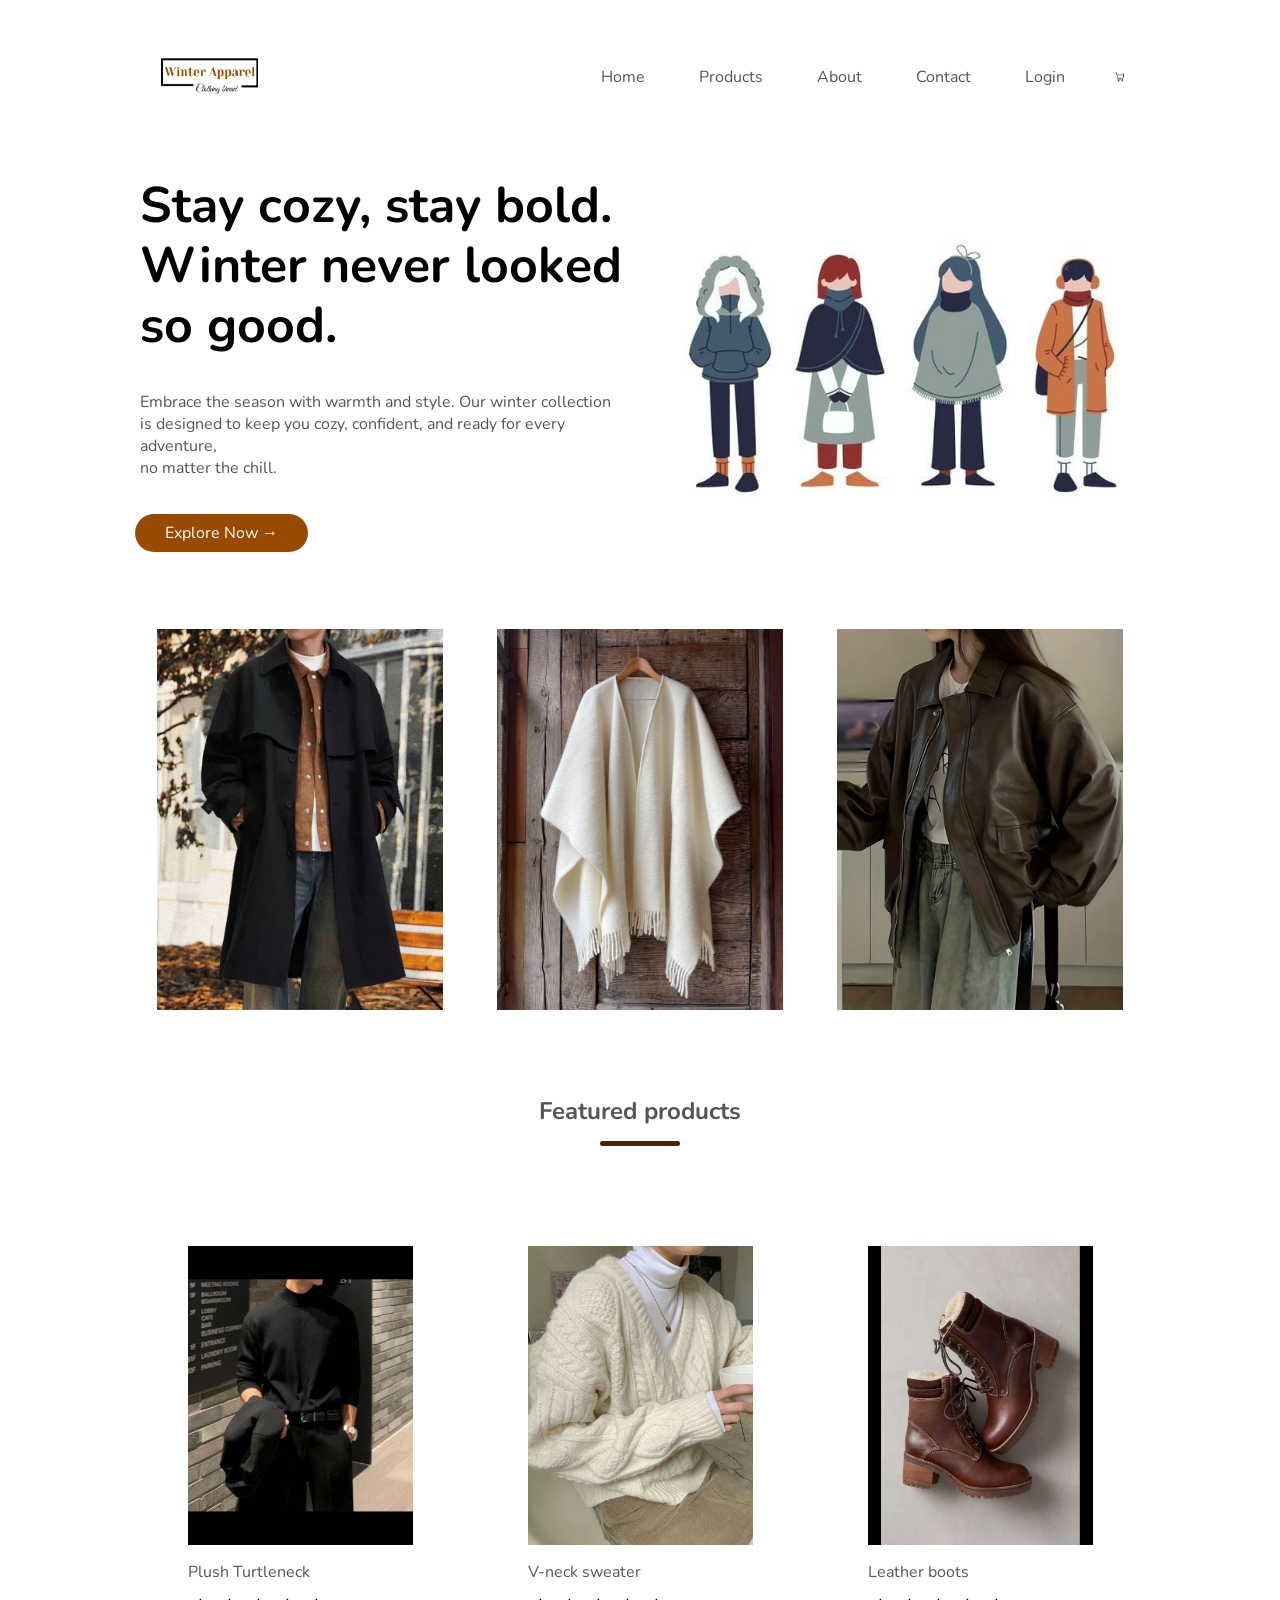
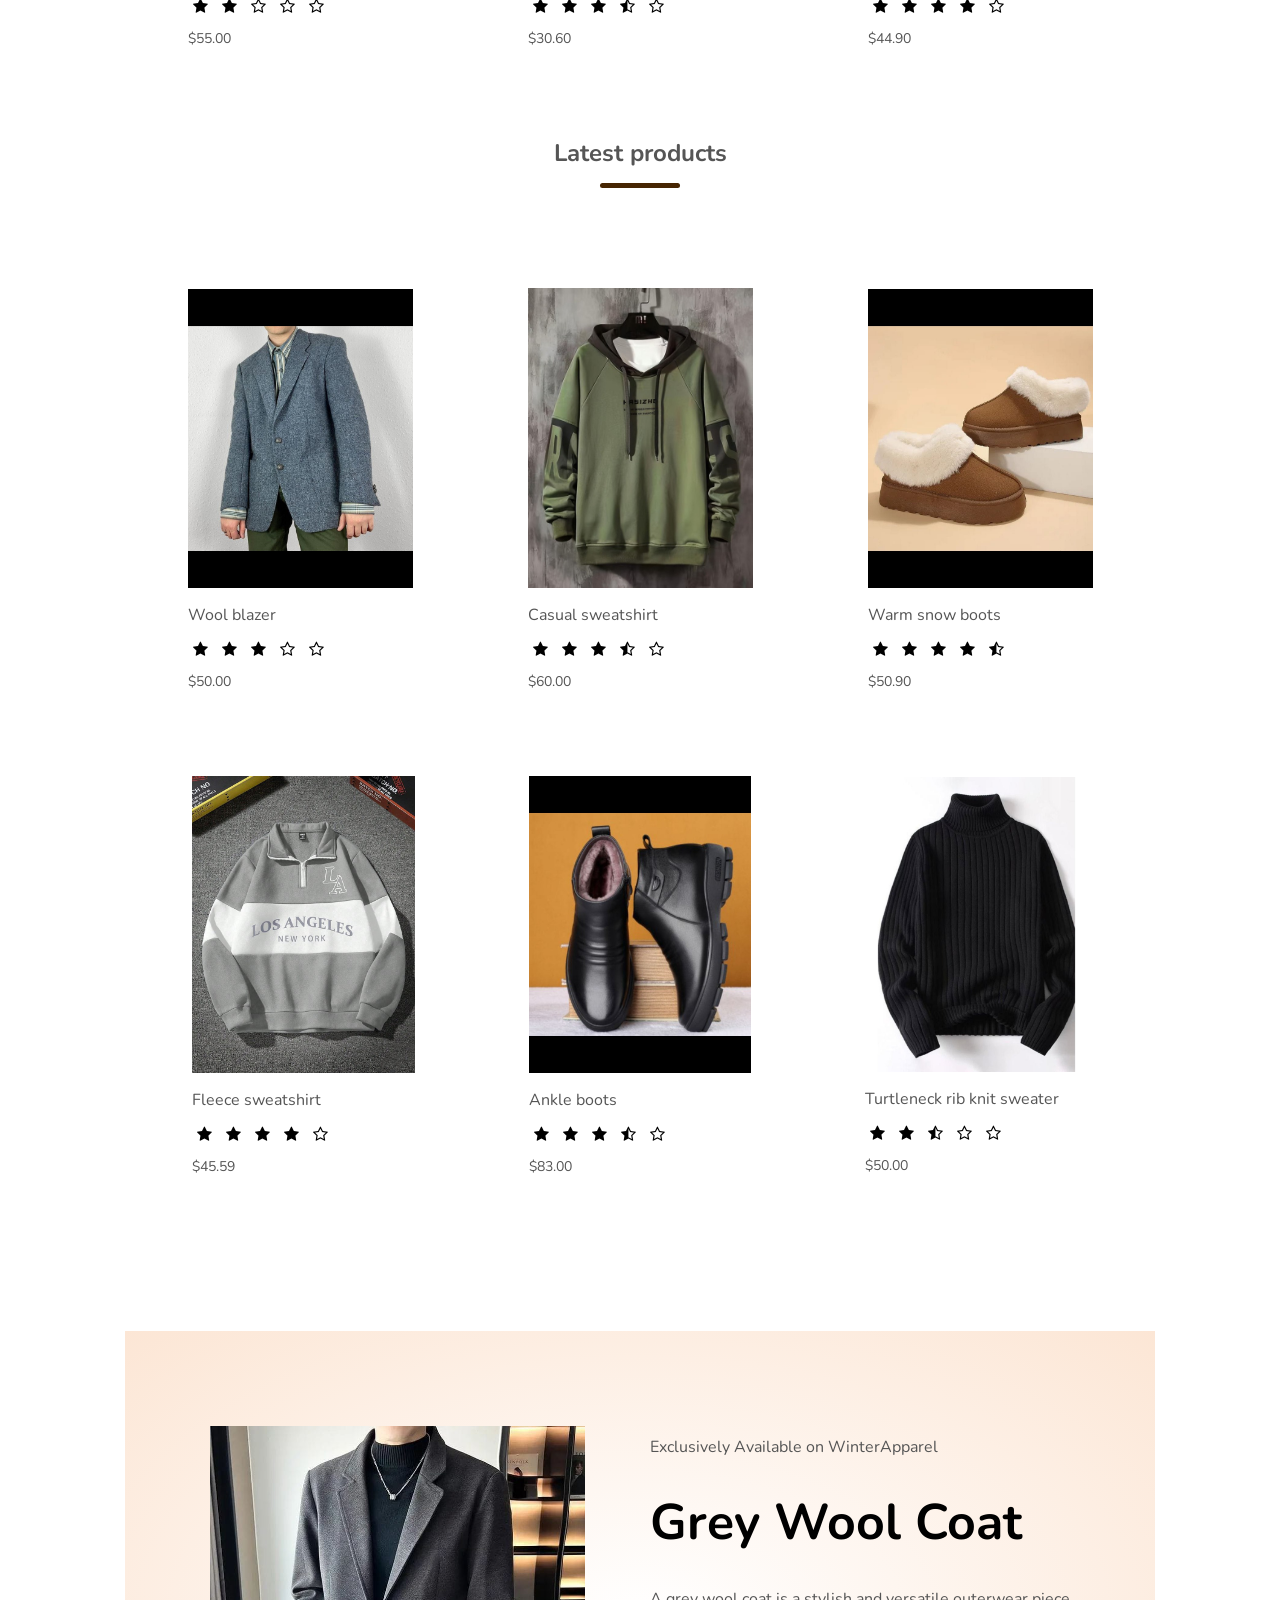
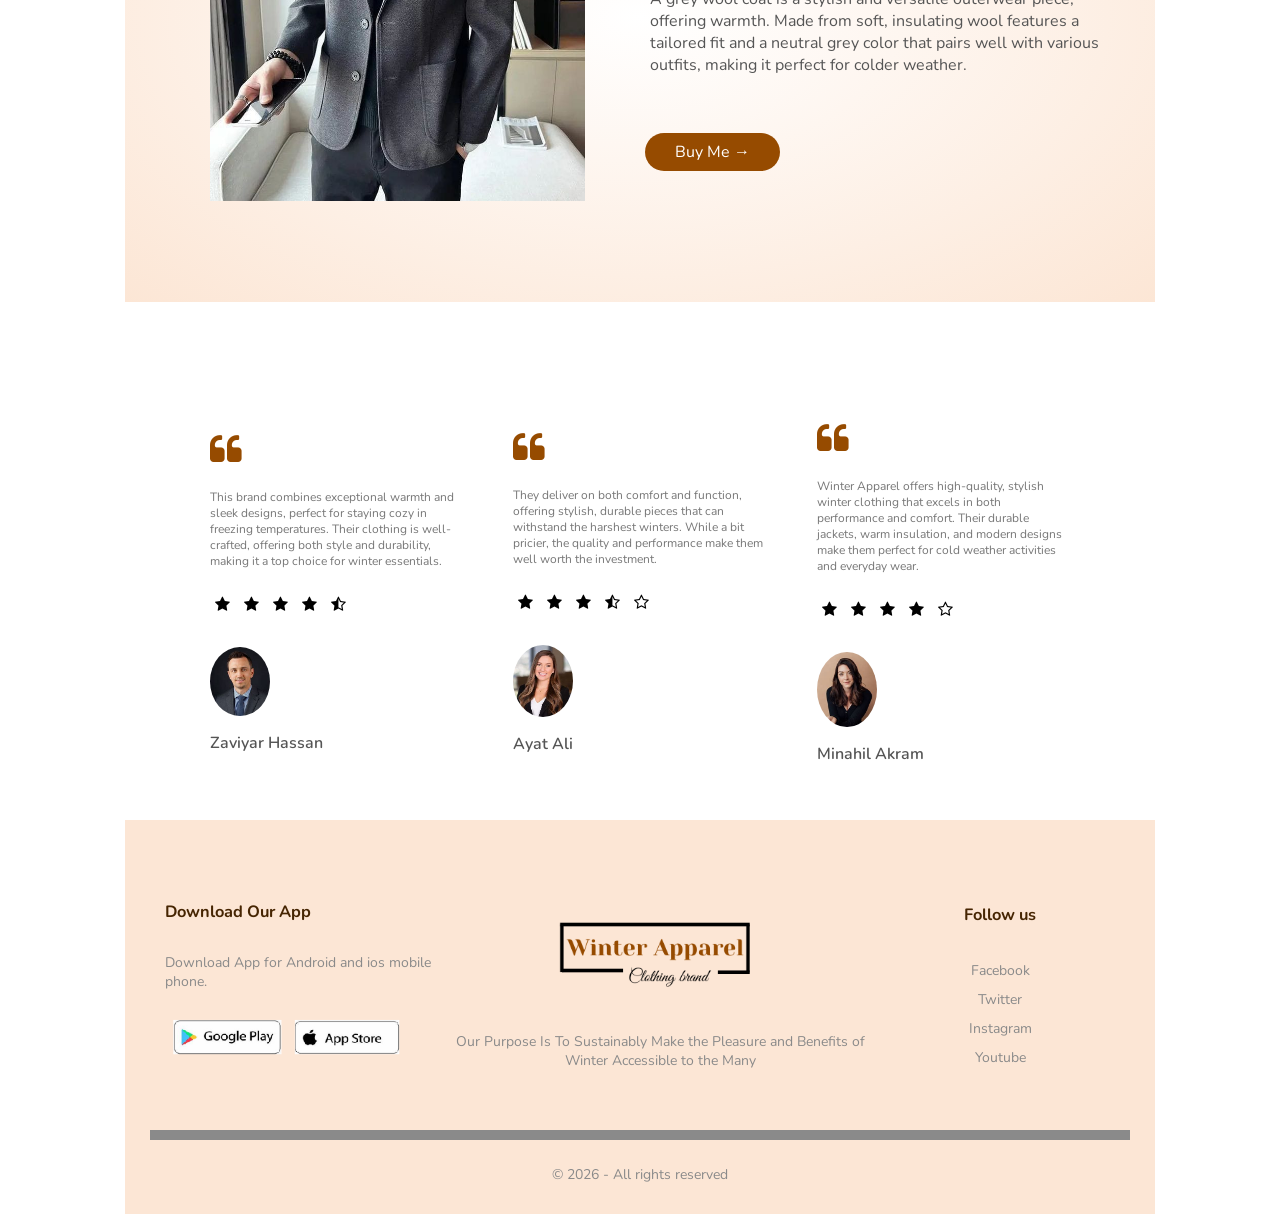
<file: index.html>
<!DOCTYPE html>
<html lang="en">
<head>
    <meta charset="UTF-8">
    <meta name="viewport" content="width=device-width, initial-scale=1.0">
    <title>Winter Apparel</title>
    <link rel="stylesheet" href="style.css">
    <link rel="shortcut icon" href="logo.png">
    <link rel="preconnect" href="https://fonts.googleapis.com">
    <link rel="preconnect" href="https://fonts.gstatic.com" crossorigin>
    <link href="https://fonts.googleapis.com/css2?family=Montserrat:ital,wght@0,100..900;1,100..900&family=Nunito:ital,wght@0,200..1000;1,200..1000&family=Raleway:ital,wght@0,100..900;1,100..900&display=swap" rel="stylesheet">
    <link rel="stylesheet" href="https://cdnjs.cloudflare.com/ajax/libs/font-awesome/4.7.0/css/font-awesome.min.css">
</head>
<body>

<div class="header">
    <div class="container">
        <div class="navbar">
            <div class="logo">
                <img src="logoo.png" width="125px">
            </div>
            <nav>
                <ul id="MenuItems">
                    <li><a href=""><a href="C:\Users\User\OneDrive\Desktop\Coding\Web Development\Winter Apperal\index.html">Home</a></a></li>
                    <li><a href=""><a href="C:\Users\User\OneDrive\Desktop\Coding\Web Development\Winter Apperal\products\product.html">Products</a></a></li>
                    <li><a href=""><a href="C:\Users\User\OneDrive\Desktop\Coding\Web Development\Winter Apperal\About\about.html">About</a></a></li>
                    <li><a href=""><a href="C:\Users\User\OneDrive\Desktop\Coding\Web Development\Winter Apperal\Contact\contact.html">Contact</a></a></li>
                    <li><a href=""><a href="C:\Users\User\OneDrive\Desktop\Coding\Web Development\Winter Apperal\login\login.html">Login</a></a></li>
                </ul>
            </nav>
            <img src="cart.png" width="30px" height="30px">
        </div>
        <div class="row">
            <div class="col-2">
                <h1>Stay cozy, stay bold.<br>Winter never looked so good.</h1>
                <p>Embrace the season with warmth and style. Our winter collection<br>
                is designed to keep you cozy, confident, and ready for every
                adventure,<br>no matter the chill.</p>
                <a href="C:\Users\User\OneDrive\Desktop\Coding\Web Development\Winter Apperal\products\product.html" class="btn">Explore Now &#8594;</a>
            </div>
            <div class="col-2">
                <img src="image.1.jpeg">
            </div>
        </div>
    </div>
</div>

<!-- featured catogories -->


     <div class="categories">
        <div class="small-container">
            <div class="row">
                <div class="col-3">
                    <img src="main1.jpg">
                </div>
                <div class="col-3">
                    <img src="main2.jpg">
                </div>
                <div class="col-3">
                    <img src="main3.jpg">
                </div>
        </div>
        </div>
     </div>


<!-- featured catogories -->


     <div class="small-container">
        <h2 class="title">Featured products</h2>
        <div class="row">
            <div class="col-4">
                <img src="a1.jpg">
                <h4>Plush Turtleneck</h4>
                <div class="ratings">
                    <i class="fa fa-star"></i>
                    <i class="fa fa-star"></i>
                    <i class="fa fa-star-o"></i>
                    <i class="fa fa-star-o"></i>
                    <i class="fa fa-star-o"></i>
                </div>
                <p>$55.00</p>
            </div>
            <div class="col-4">
                <img src="a2.jpg">
                <h4>V-neck sweater</h4>
                <div class="ratings">
                    <i class="fa fa-star"></i>
                    <i class="fa fa-star"></i>
                    <i class="fa fa-star"></i>
                    <i class="fa fa-star-half-o"></i>
                    <i class="fa fa-star-o"></i>
                </div>
                <p>$30.60</p>
            </div>
            <div class="col-4">
                <img src="a3.jpg">
                <h4>Leather boots</h4>
                <div class="ratings">
                    <i class="fa fa-star"></i>
                    <i class="fa fa-star"></i>
                    <i class="fa fa-star"></i>
                    <i class="fa fa-star"></i>
                    <i class="fa fa-star-o"></i>
                </div>
                <p>$44.90</p>
            </div>
        </div>
        <h2 class="title">Latest products</h2>
        <div class="row">
            <div class="col-4">
                <img src="product1.jpg">
                <h4>Wool blazer</h4>
                <div class="ratings">
                    <i class="fa fa-star"></i>
                    <i class="fa fa-star"></i>
                    <i class="fa fa-star"></i>
                    <i class="fa fa-star-o"></i>
                    <i class="fa fa-star-o"></i>
                </div>
                <p>$50.00</p>
            </div>
            <div class="col-4">
                <img src="product2.jpg">
                <h4>Casual sweatshirt</h4>
                <div class="ratings">
                    <i class="fa fa-star"></i>
                    <i class="fa fa-star"></i>
                    <i class="fa fa-star"></i>
                    <i class="fa fa-star-half-o"></i>
                    <i class="fa fa-star-o"></i>
                </div>
                <p>$60.00</p>
            </div>
            <div class="col-4">
                <img src="product3.jpg">
                <h4>Warm snow boots</h4>
                <div class="ratings">
                    <i class="fa fa-star"></i>
                    <i class="fa fa-star"></i>
                    <i class="fa fa-star"></i>
                    <i class="fa fa-star"></i>
                    <i class="fa fa-star-half-o"></i>
                </div>
                <p>$50.90</p>
            </div>
            <div class="row">
                <div class="col-4">
                    <img src="product4.jpg">
                    <h4>Fleece sweatshirt</h4>
                    <div class="ratings">
                        <i class="fa fa-star"></i>
                        <i class="fa fa-star"></i>
                        <i class="fa fa-star"></i>
                        <i class="fa fa-star"></i>
                        <i class="fa fa-star-o"></i>
                    </div>
                    <p>$45.59</p>
            </div>
            <div class="col-4">
                    <img src="product5.jpg">
                    <h4>Ankle boots</h4>
                    <div class="ratings">
                        <i class="fa fa-star"></i>
                        <i class="fa fa-star"></i>
                        <i class="fa fa-star"></i>
                        <i class="fa fa-star-half-o"></i>
                        <i class="fa fa-star-o"></i>
                    </div>
                    <p>$83.00</p>
            </div>
            <div class="col-4">
                    <img src="product6.jpg">
                    <h4>Turtleneck rib knit sweater</h4>
                    <div class="ratings">
                        <i class="fa fa-star"></i>
                        <i class="fa fa-star"></i>
                        <i class="fa fa-star-half-o"></i>
                        <i class="fa fa-star-o"></i>
                        <i class="fa fa-star-o"></i>
                    </div>
                    <p>$50.00</p>
            </div>    
            </div>
     </div>


<!-- offer -->


 <div class="offer">
    <div class="small-container">
        <div class="row">
            <div class="col-2">
                <img src="new.jpg" class="offer-img">
            </div>
            <div class="col-2">
                <p>Exclusively Available on WinterApparel</p>
                <h1>Grey Wool Coat</h1>
                <p>A grey wool coat is a stylish and versatile outerwear piece, offering warmth. Made from 
                soft, insulating wool features a tailored fit and a neutral grey color that pairs well with 
                various outfits, making it perfect for colder weather.</p>
                <br><a href="" class="btn">Buy Me &#8594;</a>
            </div>
        </div>
    </div>
 </div>


 <!-- Testimonial-->


   <div class="testimonial">
    <div class="small-container">
        <div class="row">
            <div class="col-3">
                <i class="fa fa-quote-left"></i>
                <p>This brand combines exceptional warmth and sleek designs, perfect for staying cozy in 
                freezing temperatures. Their clothing is well-crafted, offering both style and durability, 
                making it a top choice for winter essentials.</p>
                <div class="ratings">
                    <i class="fa fa-star"></i>
                    <i class="fa fa-star"></i>
                    <i class="fa fa-star"></i>
                    <i class="fa fa-star"></i>
                    <i class="fa fa-star-half-o"></i>
                </div>
                <img src="person3.jpeg">
                <h3>Zaviyar Hassan</h3>
            </div>
            <div class="col-3">
                <i class="fa fa-quote-left"></i>
                <p>They deliver on both comfort and function, offering stylish, durable pieces that can 
                withstand the harshest winters. While a bit pricier, the quality and performance make them 
                well worth the investment.</p>
                <div class="ratings">
                    <i class="fa fa-star"></i>
                    <i class="fa fa-star"></i>
                    <i class="fa fa-star"></i>
                    <i class="fa fa-star-half-o"></i>
                    <i class="fa fa-star-o"></i>
                </div>
                <img src="person1.webp">
                <h3>Ayat Ali</h3>
            </div>
            <div class="col-3">
                <i class="fa fa-quote-left"></i>
                <p>Winter Apparel offers high-quality, stylish winter clothing that excels in both performance
                and comfort. Their durable jackets, warm insulation, and modern designs make them perfect for 
                cold weather activities and everyday wear.</p>
                <div class="ratings">
                    <i class="fa fa-star"></i>
                    <i class="fa fa-star"></i>
                    <i class="fa fa-star"></i>
                    <i class="fa fa-star"></i>
                    <i class="fa fa-star-o"></i>
                </div>
                <img src="person2.jpeg">
                <h3>Minahil Akram</h3>
            </div>
        </div>
    </div>
   </div>
  

<!-- footer -->


    <div class="footer">
        <div class="container">
            <div class="row">
                <div class="footer-col-1">
                    <h3>Download Our App</h3>
                    <p>Download App for Android and ios mobile phone.</p>
                    <div class="app-logo">
                        <img src="aap.png">
                    </div>
                </div>
                <div class="footer-col-2">
                    <img src="logooo.png">
                    <p>Our Purpose Is To Sustainably Make the Pleasure and Benefits of Winter Accessible
                    to the Many</p>
                </div>
                <div class="footer-col-3">
                    <h3>Follow us</h3>
                    <ul>
                        <li>Facebook</li>
                        <li>Twitter</li>
                        <li>Instagram</li>
                        <li>Youtube</li>
                    </ul>
                </div>
            </div>
            <hr>
            <p class="Copyright">© 2026 - All rights reserved</p>
        </div>
    </div>
</body>
</html>
</file>
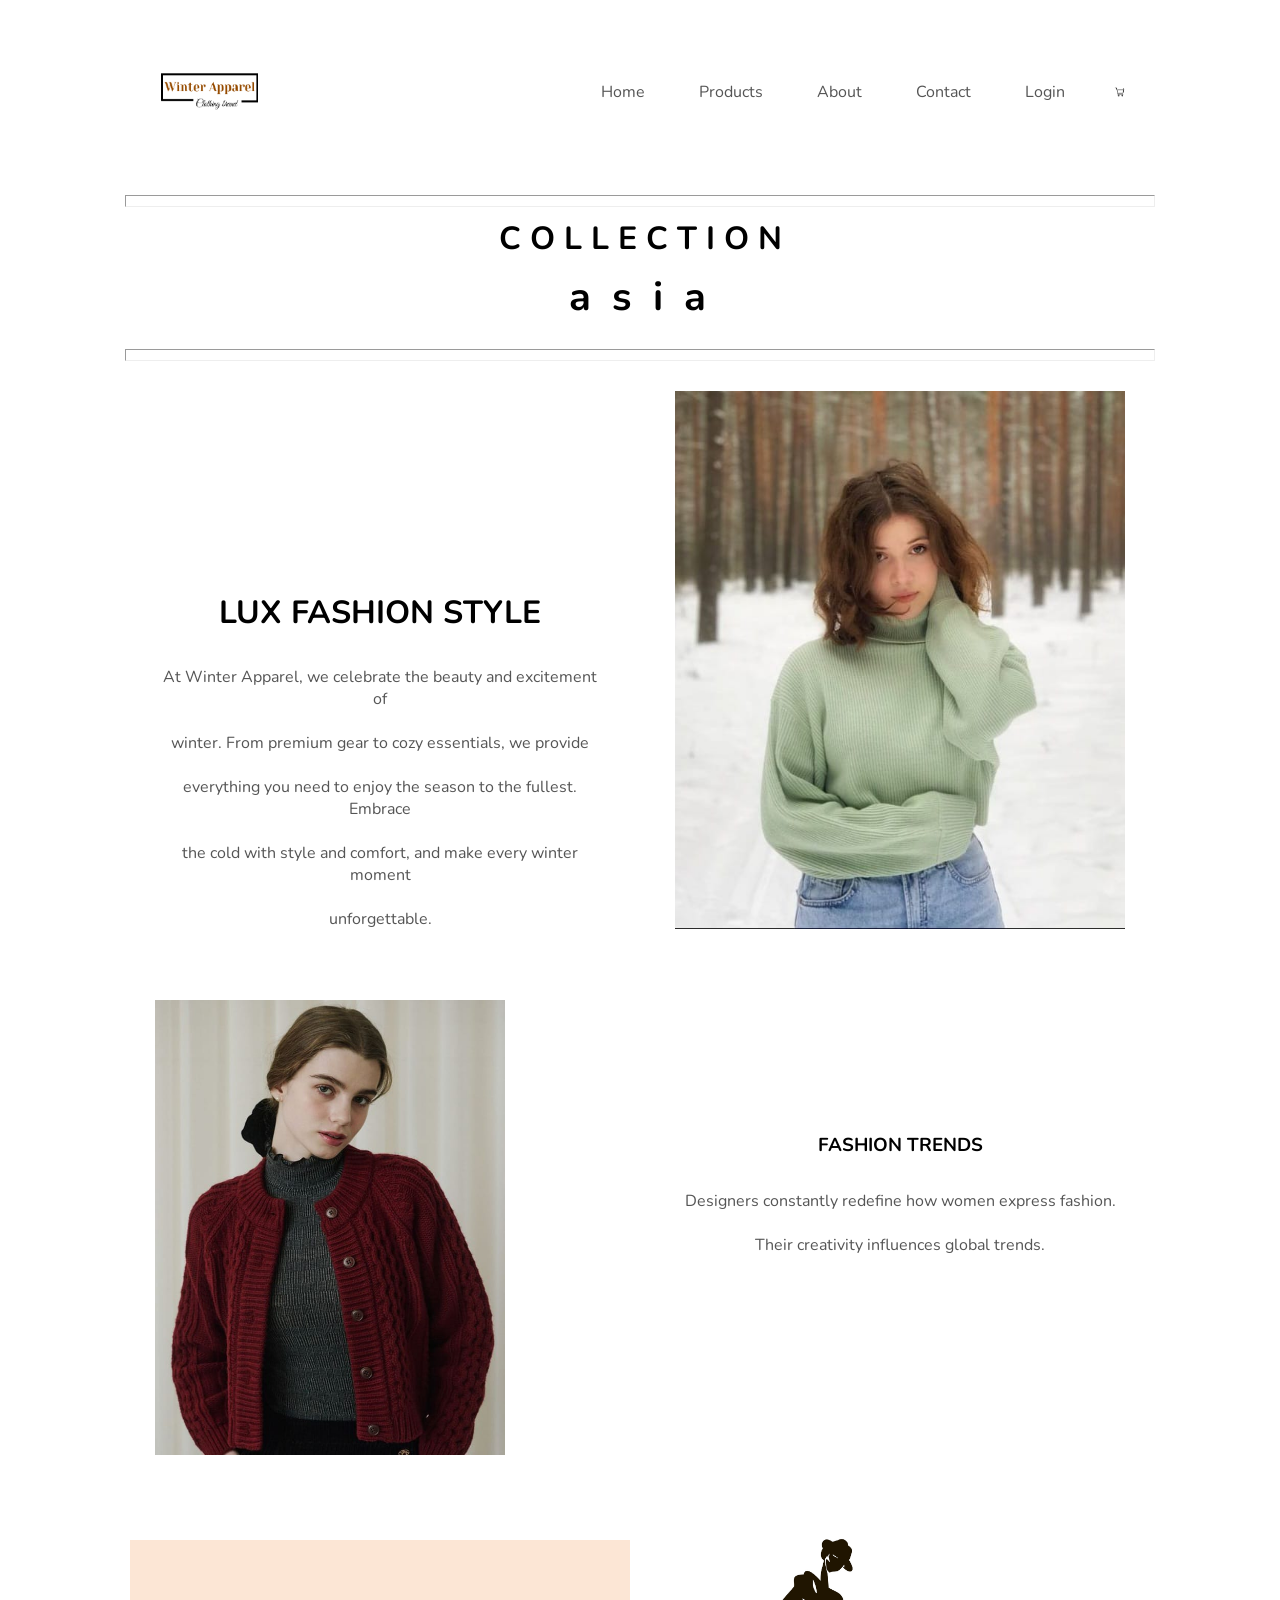
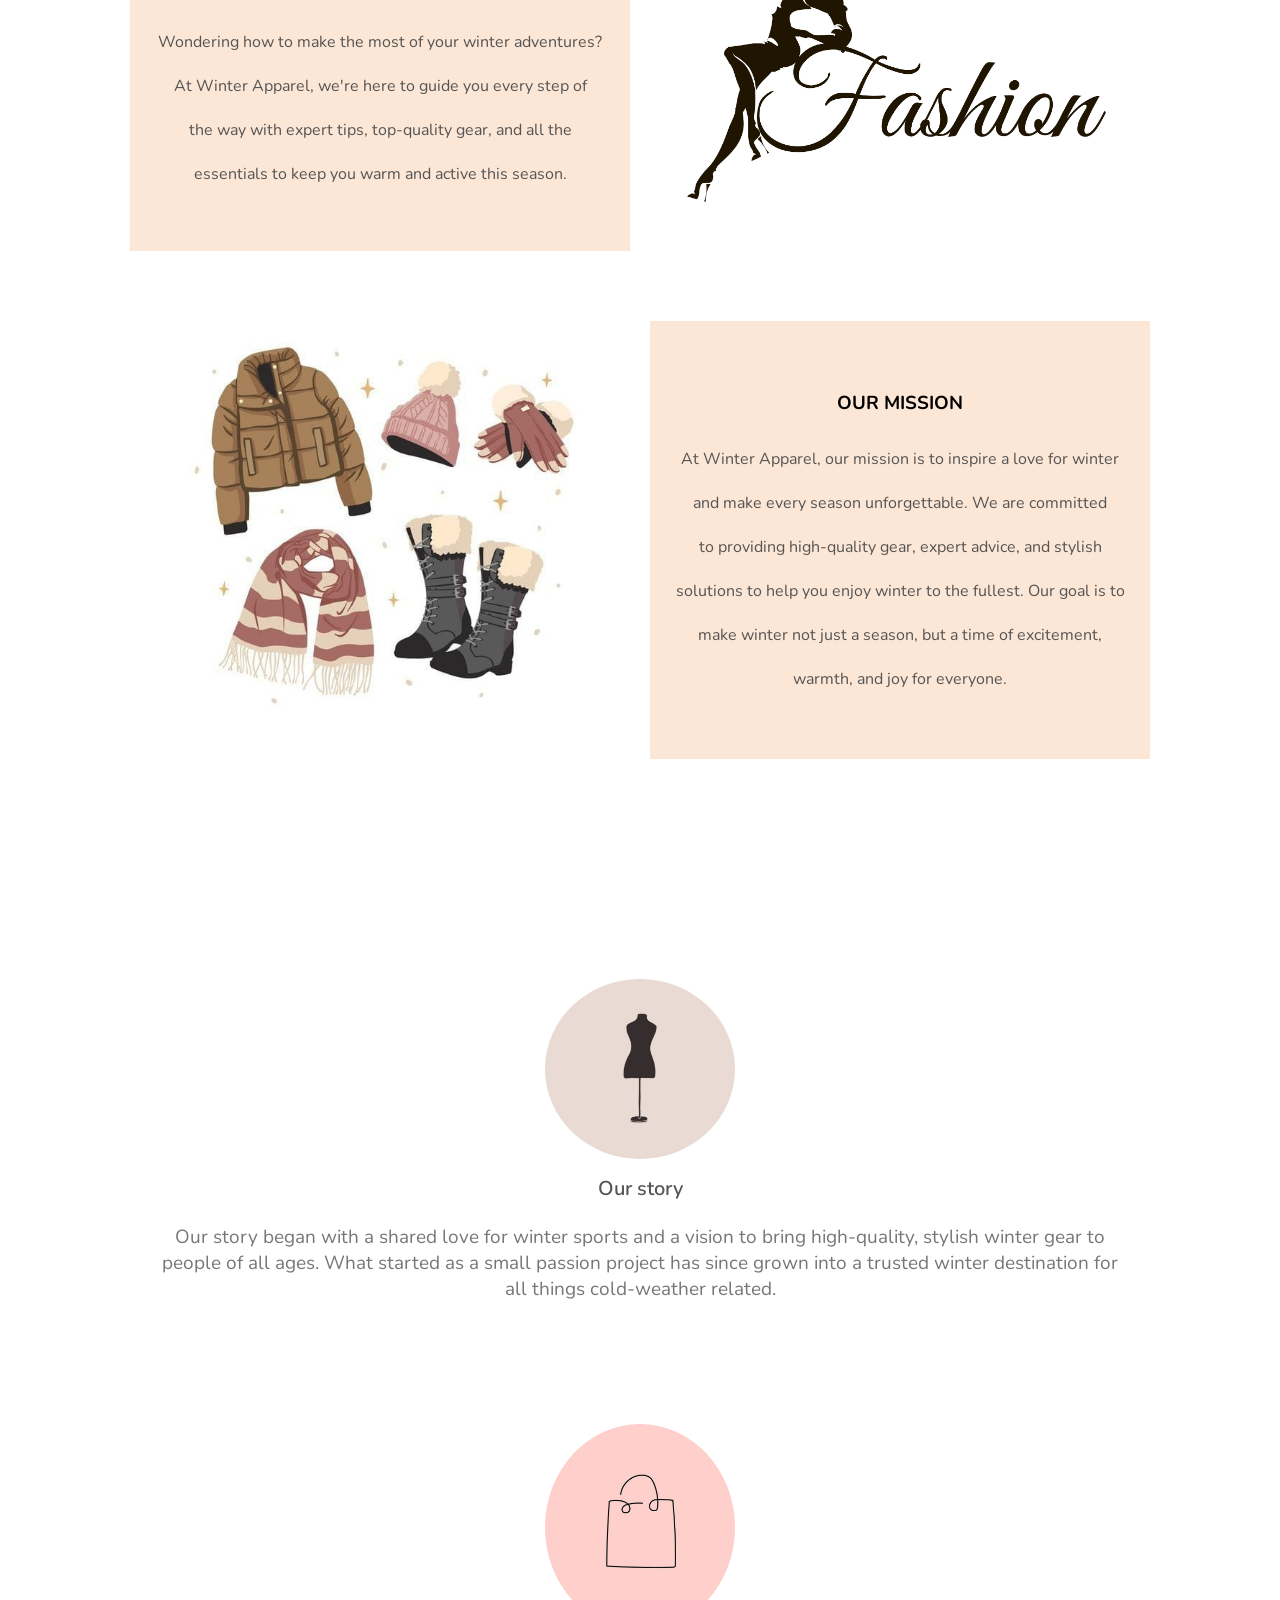
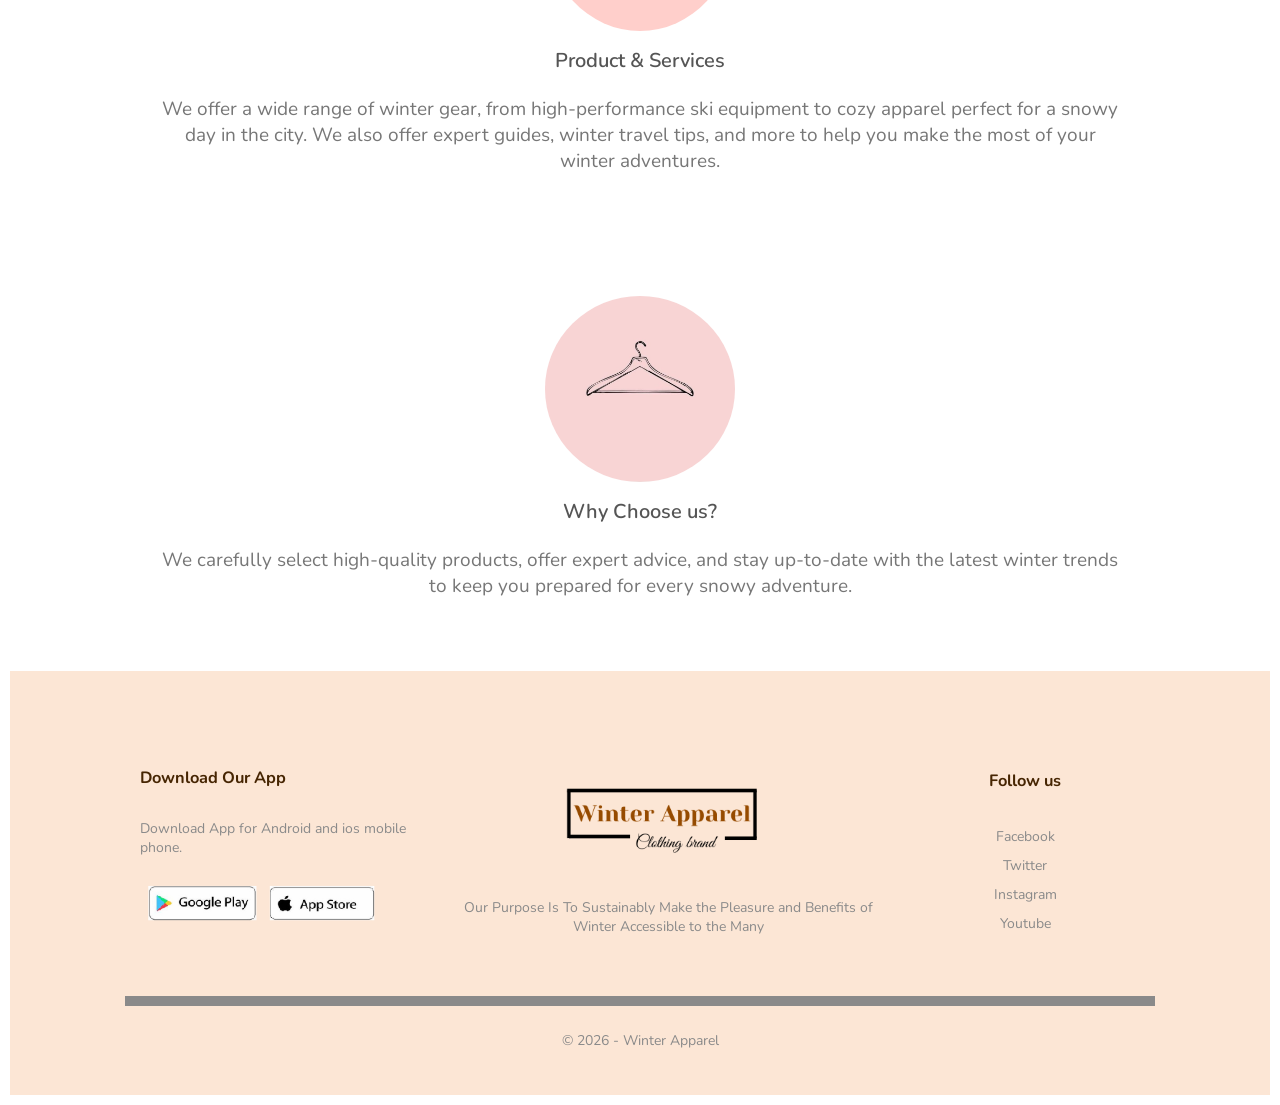
<file: About/about.html>
<!DOCTYPE html>
<html lang="en">
<head>
    <meta charset="UTF-8">
    <meta name="viewport" content="width=device-width, initial-scale=1.0">
    <title>Winter Apparel</title>
    <link rel="stylesheet" href="style.css">
    <link rel="shortcut icon" href="logo.png">
    <link rel="preconnect" href="https://fonts.googleapis.com">
    <link rel="preconnect" href="https://fonts.gstatic.com" crossorigin>
    <link href="https://fonts.googleapis.com/css2?family=Montserrat:ital,wght@0,100..900;1,100..900&family=Nunito:ital,wght@0,200..1000;1,200..1000&family=Raleway:ital,wght@0,100..900;1,100..900&display=swap" rel="stylesheet">
    <link rel="stylesheet" href="https://cdnjs.cloudflare.com/ajax/libs/font-awesome/4.7.0/css/font-awesome.min.css">
</head>
<body>
    <div class="header">
        <div class="container">
            <div class="navbar">
                <div class="logo">
                    <img src="logoo.png" width="125px">
                </div>
                <nav>
                    <ul id="MenuItems">
                    <li><a href=""><a href="C:\Users\User\OneDrive\Desktop\Coding\Web Development\Winter Apperal\index.html">Home</a></a></li>
                    <li><a href=""><a href="C:\Users\User\OneDrive\Desktop\Coding\Web Development\Winter Apperal\products\product.html">Products</a></a></li>
                    <li><a href=""><a href="C:\Users\User\OneDrive\Desktop\Coding\Web Development\Winter Apperal\About\about.html">About</a></a></li>
                    <li><a href=""><a href="C:\Users\User\OneDrive\Desktop\Coding\Web Development\Winter Apperal\Contact\contact.html">Contact</a></a></li>
                    <li><a href=""><a href="C:\Users\User\OneDrive\Desktop\Coding\Web Development\Winter Apperal\login\login.html">Login</a></a></li>
                </ul>
                </nav>
                <img src="cart.png" width="30px" height="30px">
            </div>
        </div>
    </div>
    <div class="container">
        <hr>
        <header>
            <h1><b>C O L L E C T I O N</b></h1>
            <h3 class="title">a s i a</h3>
        </header>
        <hr>
        <div class="grid">
            <div class="box1">
                <h1>LUX FASHION STYLE</h1>
                <br>
                <p>At Winter Apparel, we celebrate the beauty and excitement of<br>
                <br>
                winter. From premium gear to cozy essentials, we provide<br>
                <br>
                everything you need to enjoy the season to the fullest. Embrace<br>
                <br>
                the cold with style and comfort, and make every winter moment<br>
                <br>
                unforgettable.</p>
            </div>
            <div class="box">
                <img src="pic2.jpg" alt="Model 2">
            </div>
            <div class="box tall">
                <img src="pic3.jpg" alt="Model 3">
            </div>
            <div class="box">
                <br>
                <br>
                <br>
                <br>
                <br>
                <br>
                <h3>FASHION TRENDS</h3>
                <br>
                <p>Designers constantly redefine how women express fashion.<br>
                <br>
                Their creativity influences global trends.</p>
            </div>
        </div>
        <div class="grid">
            <div class="box2">
                <br>
                <br>
                <br>
                <p>Wondering how to make the most of your winter adventures?<br>
                <br>
                At Winter Apparel, we're here to guide you every step of<br>
                <br>
                the way with expert tips, top-quality gear, and all the<br>
                <br>
                essentials to keep you warm and active this season.</p>
            </div>
            <div class="box">
                <img src="fashion.jpeg" alt="Model 2">
            </div>
            <div class="box tall1">
                <img src="fashion1.jpg" alt="Model 3">
            </div>
            <div class="box3">
                <br>
                <br>
                <h3>OUR   MISSION</h3>
                <br>
                <p>At Winter Apparel, our mission is to inspire a love for winter<br>
                <br> 
                and make every season unforgettable. We are committed<br>
                <br>
                to providing high-quality gear, expert advice, and stylish<br>
                <br>
                solutions to help you enjoy winter to the fullest. Our goal is to<br>
                <br>
                make winter not just a season, but a time of excitement,<br>
                <br>
                warmth, and joy for everyone.</p>
                <br>
                <br>
            </div>
        </div>
    </div>
    <div class="testimonial">
        <div class="small-container">
            <div class="row1">
                <div class="col-3">
                    <img src="story.jpg">
                    <h3>Our story</h3>
                    <p>Our story began with a shared love for winter sports and a vision to bring 
                    high-quality, stylish winter gear to people of all ages. What started as a 
                    small passion project has since grown into a trusted winter destination for all 
                    things cold-weather related.</p>
                </div>
                <div class="col-3">
                    <img src="prod.jpg">
                    <h3>Product & Services</h3>
                    <p>We offer a wide range of winter gear, from high-performance ski equipment 
                    to cozy apparel perfect for a snowy day in the city. We also offer expert guides,
                    winter travel tips, and more to help you make the most of your winter adventures.</p>
                </div>
                <div class="col-3">
                    <img src="why.jpg">
                    <h3>Why Choose us?</h3>
                    <p>We carefully select high-quality products, offer expert advice, and stay 
                    up-to-date with the latest winter trends to keep you prepared for every snowy
                    adventure.</p>
                </div>
            </div>
        </div>
       </div>

    <div class="footer">
        <div class="container">
            <div class="row">
                <div class="footer-col-1">
                    <h3>Download Our App</h3>
                    <p>Download App for Android and ios mobile phone.</p>
                    <div class="app-logo">
                        <img src="aap.png">
                    </div>
                </div>
                <div class="footer-col-2">
                    <img src="logooo.png">
                    <p>Our Purpose Is To Sustainably Make the Pleasure and Benefits of Winter Accessible
                    to the Many</p>
                </div>
                <div class="footer-col-3">
                    <h3>Follow us</h3>
                    <ul>
                        <li>Facebook</li>
                        <li>Twitter</li>
                        <li>Instagram</li>
                        <li>Youtube</li>
                    </ul>
                </div>
            </div>
            <hr>
            <p class="Copyright">© 2026 - Winter Apparel</p>
        </div>
</div>
</body>
</html>
</file>
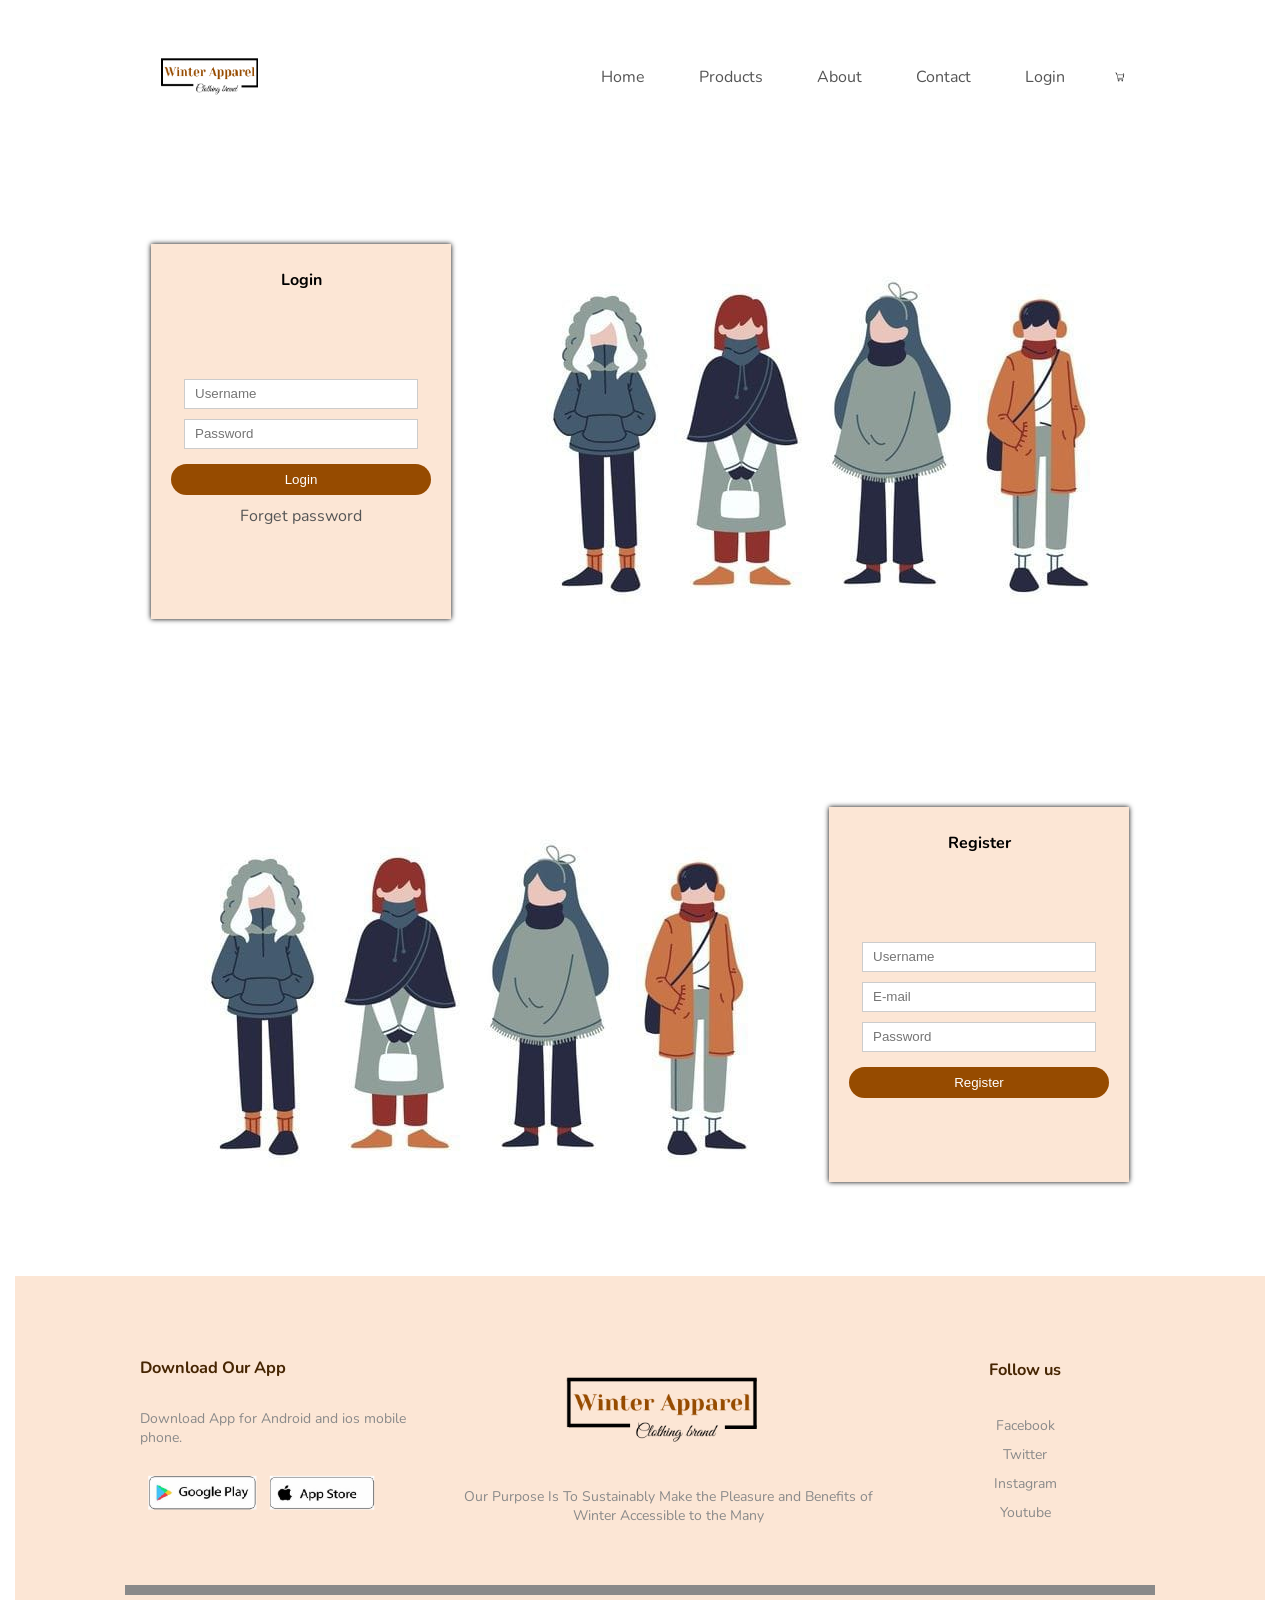
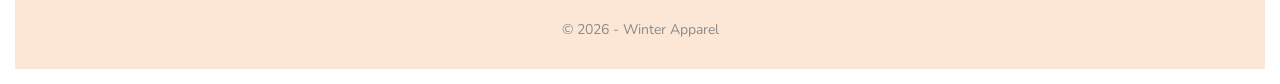
<file: login/login.html>
<!DOCTYPE html>
<html lang="en">
<head>
    <meta charset="UTF-8">
    <meta name="viewport" content="width=device-width, initial-scale=1.0">
    <title>Winter Apparel</title>
    <link rel="stylesheet" href="style.css">
    <link rel="shortcut icon" href="logo.png">
    <link rel="preconnect" href="https://fonts.googleapis.com">
    <link rel="preconnect" href="https://fonts.gstatic.com" crossorigin>
    <link href="https://fonts.googleapis.com/css2?family=Montserrat:ital,wght@0,100..900;1,100..900&family=Nunito:ital,wght@0,200..1000;1,200..1000&family=Raleway:ital,wght@0,100..900;1,100..900&display=swap" rel="stylesheet">
    <link rel="stylesheet" href="https://cdnjs.cloudflare.com/ajax/libs/font-awesome/4.7.0/css/font-awesome.min.css">
</head>
<body>
    <div class="header">
        <div class="container">
            <div class="navbar">
                <div class="logo">
                    <img src="logoo.png" width="125px">
                </div>
                <nav>
                    <ul id="MenuItems">
                    <li><a href=""><a href="C:\Users\User\OneDrive\Desktop\Coding\Web Development\Winter Apperal\index.html">Home</a></a></li>
                    <li><a href=""><a href="C:\Users\User\OneDrive\Desktop\Coding\Web Development\Winter Apperal\products\product.html">Products</a></a></li>
                    <li><a href=""><a href="C:\Users\User\OneDrive\Desktop\Coding\Web Development\Winter Apperal\About\about.html">About</a></a></li>
                    <li><a href=""><a href="C:\Users\User\OneDrive\Desktop\Coding\Web Development\Winter Apperal\Contact\contact.html">Contact</a></a></li>
                    <li><a href=""><a href="C:\Users\User\OneDrive\Desktop\Coding\Web Development\Winter Apperal\login\login.html">Login</a></a></li>
                </ul>
                </nav>
                <img src="cart.png" width="30px" height="30px">
            </div>
        </div>
    </div>

    <!--       account-page     -->
    <div>
    <div class="account-page">
        <div class="container">
            <div class="row">
                <div class="col-2">
                    <div class="form-container">
                        <div class="form-btn">
                            <span>Login</span>
                        </div>

                        <form id="LoginForm">
                            <input type="text" placeholder="Username">
                            <input type="password" placeholder="Password">
                            <button type="submit" class="btn">Login</button>
                            <a href="">Forget password</a>
                        </form>

                    </div>
                </div>
                <div class="col-2">
                    <img src="image.1.jpeg" width="100%">
                </div>
            </div>
        </div>
    </div>
    <div class="account-page">
        <div class="container">
            <div class="row">
                <div class="col-2">
                    <img src="image.1.jpeg" width="100%">
                </div>
                <div class="col-2">
                    <div class="form-container">
                        <div class="form-btn">
                            <span>Register</span>
                        </div>

                        <form id="RegForm">
                            <input type="text" placeholder="Username">
                            <input type="email" placeholder="E-mail">
                            <input type="password" placeholder="Password">
                            <button type="submit" class="btn">Register</button>
                        </form>
                    </div>
                </div>
            </div>
        </div>
    </div>
    <!--         footer       -->
    <div class="footer">
                <div class="container">
                    <div class="row">
                        <div class="footer-col-1">
                            <h3>Download Our App</h3>
                            <p>Download App for Android and ios mobile phone.</p>
                            <div class="app-logo">
                                <img src="aap.png">
                            </div>
                        </div>
                        <div class="footer-col-2">
                            <img src="logooo.png">
                            <p>Our Purpose Is To Sustainably Make the Pleasure and Benefits of Winter Accessible
                            to the Many</p>
                        </div>
                        <div class="footer-col-3">
                            <h3>Follow us</h3>
                            <ul>
                                <li>Facebook</li>
                                <li>Twitter</li>
                                <li>Instagram</li>
                                <li>Youtube</li>
                            </ul>
                        </div>
                    </div>
                    <hr>
                    <p class="Copyright">© 2026 - Winter Apparel</p>
                </div>
            </div>
        </body>
</body>
</file>
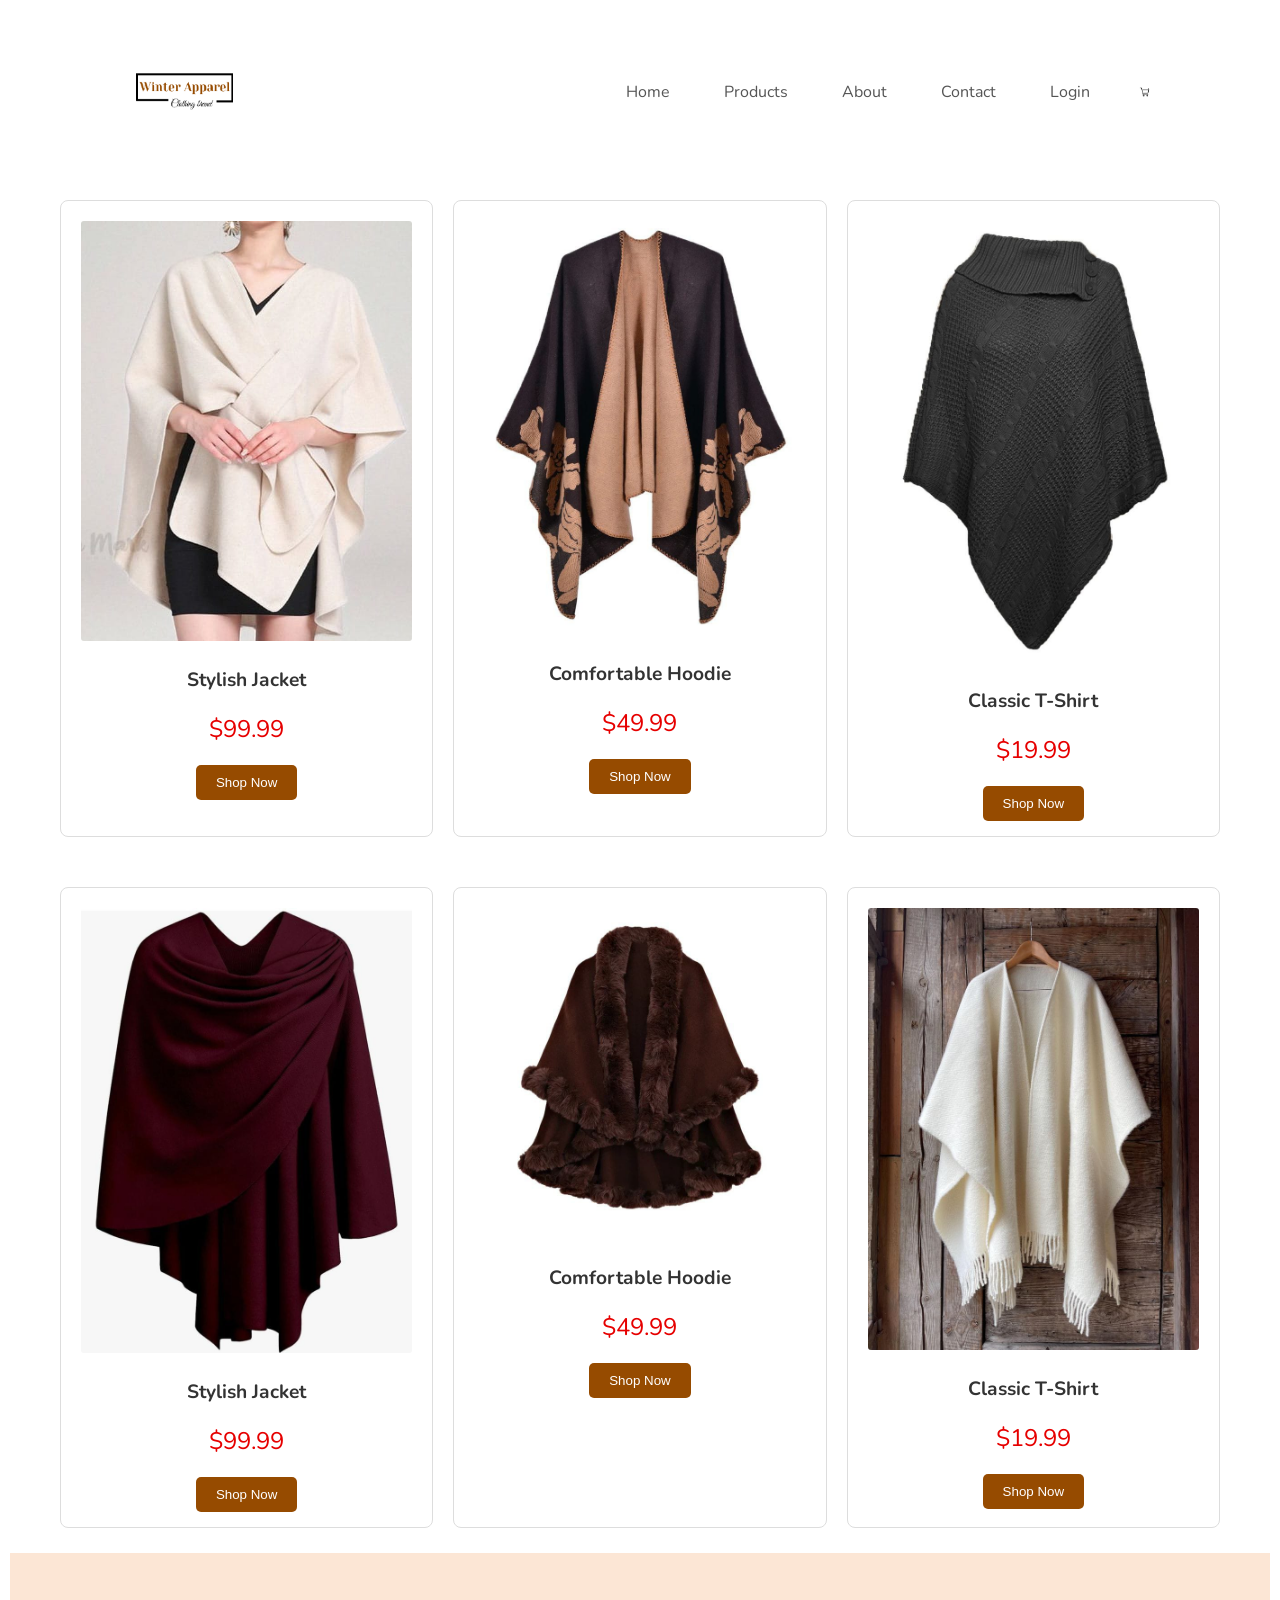
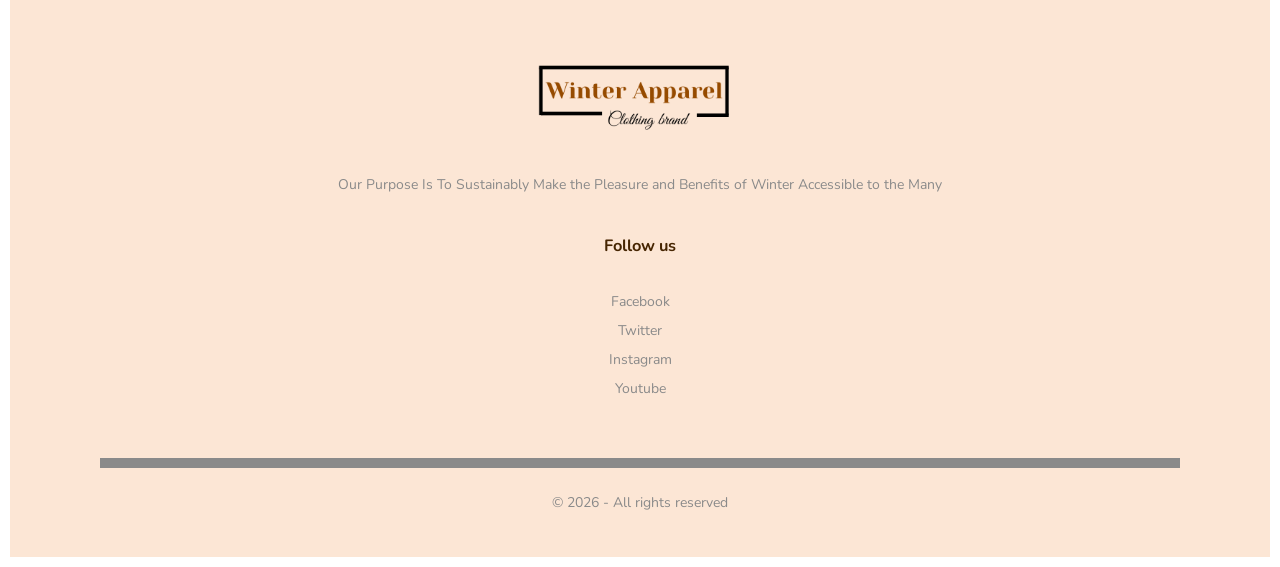
<file: products/Capeshawl.html>
<!DOCTYPE html>
<html lang="en">
<head>
    <meta charset="UTF-8">
    <meta name="viewport" content="width=device-width, initial-scale=1.0">
    <title>Winter Apparel</title>
    <link rel="stylesheet" href="styles.css">
    <link rel="shortcut icon" href="logo.png">
    <link rel="preconnect" href="https://fonts.googleapis.com">
    <link rel="preconnect" href="https://fonts.gstatic.com" crossorigin>
    <link href="https://fonts.googleapis.com/css2?family=Montserrat:ital,wght@0,100..900;1,100..900&family=Nunito:ital,wght@0,200..1000;1,200..1000&family=Raleway:ital,wght@0,100..900;1,100..900&display=swap" rel="stylesheet">
    <link rel="stylesheet" href="https://cdnjs.cloudflare.com/ajax/libs/font-awesome/4.7.0/css/font-awesome.min.css">
</head>
<body>
    <div class="header">
        <div class="container">
            <div class="navbar">
                <div class="logo">
                    <img src="logoo.png" width="125px">
                </div>
                <nav>
                    <ul id="MenuItems">
                    <li><a href=""><a href="C:\Users\User\Desktop\Final website\index.html">Home</a></a></li>
                    <li><a href=""><a href="C:\Users\User\OneDrive\Desktop\Coding\Web Development\Final website\products\product.html">Products</a></a></li>
                    <li><a href=""><a href="C:\Users\User\OneDrive\Desktop\Coding\Web Development\Final website\About\about.html">About</a></a></li>
                    <li><a href=""><a href="C:\Users\User\OneDrive\Desktop\Coding\Web Development\Final website\Contact\contact.html">Contact</a></a></li>
                    <li><a href=""><a href="C:\Users\User\OneDrive\Desktop\Coding\Web Development\Final website\login\login.html">Login</a></a></li>
                </ul>
                </nav>
                <img src="cart.png" width="30px" height="30px">
            </div>
        </div>
    </div>
    <main>
        <section class="product-container">
            <div class="product">
                <img src="h1.jpg" alt="Product 1">
                <h2>Stylish Jacket</h2>
                <p class="price">$99.99</p>
                <button class="add-to-cart">Shop Now</button>
            </div>

            <div class="product">
                <img src="h2.jpg" alt="Product 2">
                <h2>Comfortable Hoodie</h2>
                <p class="price">$49.99</p>
                <button class="add-to-cart">Shop Now</button>
            </div>

            <div class="product">
                <img src="h3.jpg" alt="Product 3">
                <h2>Classic T-Shirt</h2>
                <p class="price">$19.99</p>
                <button class="add-to-cart">Shop Now</button>
            </div>
        </sectin>
    </main>
    <main>
        <section class="product-container">
            <div class="product">
                <img src="h4.jpg" alt="Product 1">
                <h2>Stylish Jacket</h2>
                <p class="price">$99.99</p>
                <button class="add-to-cart">Shop Now</button>
            </div>

            <div class="product">
                <img src="h5.jpg" alt="Product 2">
                <h2>Comfortable Hoodie</h2>
                <p class="price">$49.99</p>
                <button class="add-to-cart">Shop Now</button>
            </div>

            <div class="product">
                <img src="h6.jpg" alt="Product 3">
                <h2>Classic T-Shirt</h2>
                <p class="price">$19.99</p>
                <button class="add-to-cart">Shop Now</button>
            </div>
        </sectin>
    </main>
    
    <div class="footer">
        <div class="container">
            <div class="row">
                <div class="footer-col-2">
                    <img src="logooo.png">
                    <p>Our Purpose Is To Sustainably Make the Pleasure and Benefits of Winter Accessible
                    to the Many</p>
                </div>
                <div class="footer-col-3">
                    <h3>Follow us</h3>
                    <ul>
                        <li>Facebook</li>
                        <li>Twitter</li>
                        <li>Instagram</li>
                        <li>Youtube</li>
                    </ul>
                </div>
            </div>
            <hr>
            <p class="Copyright">© 2026 - All rights reserved</p>
        </div>
    </div>
<body>
</html>
</file>
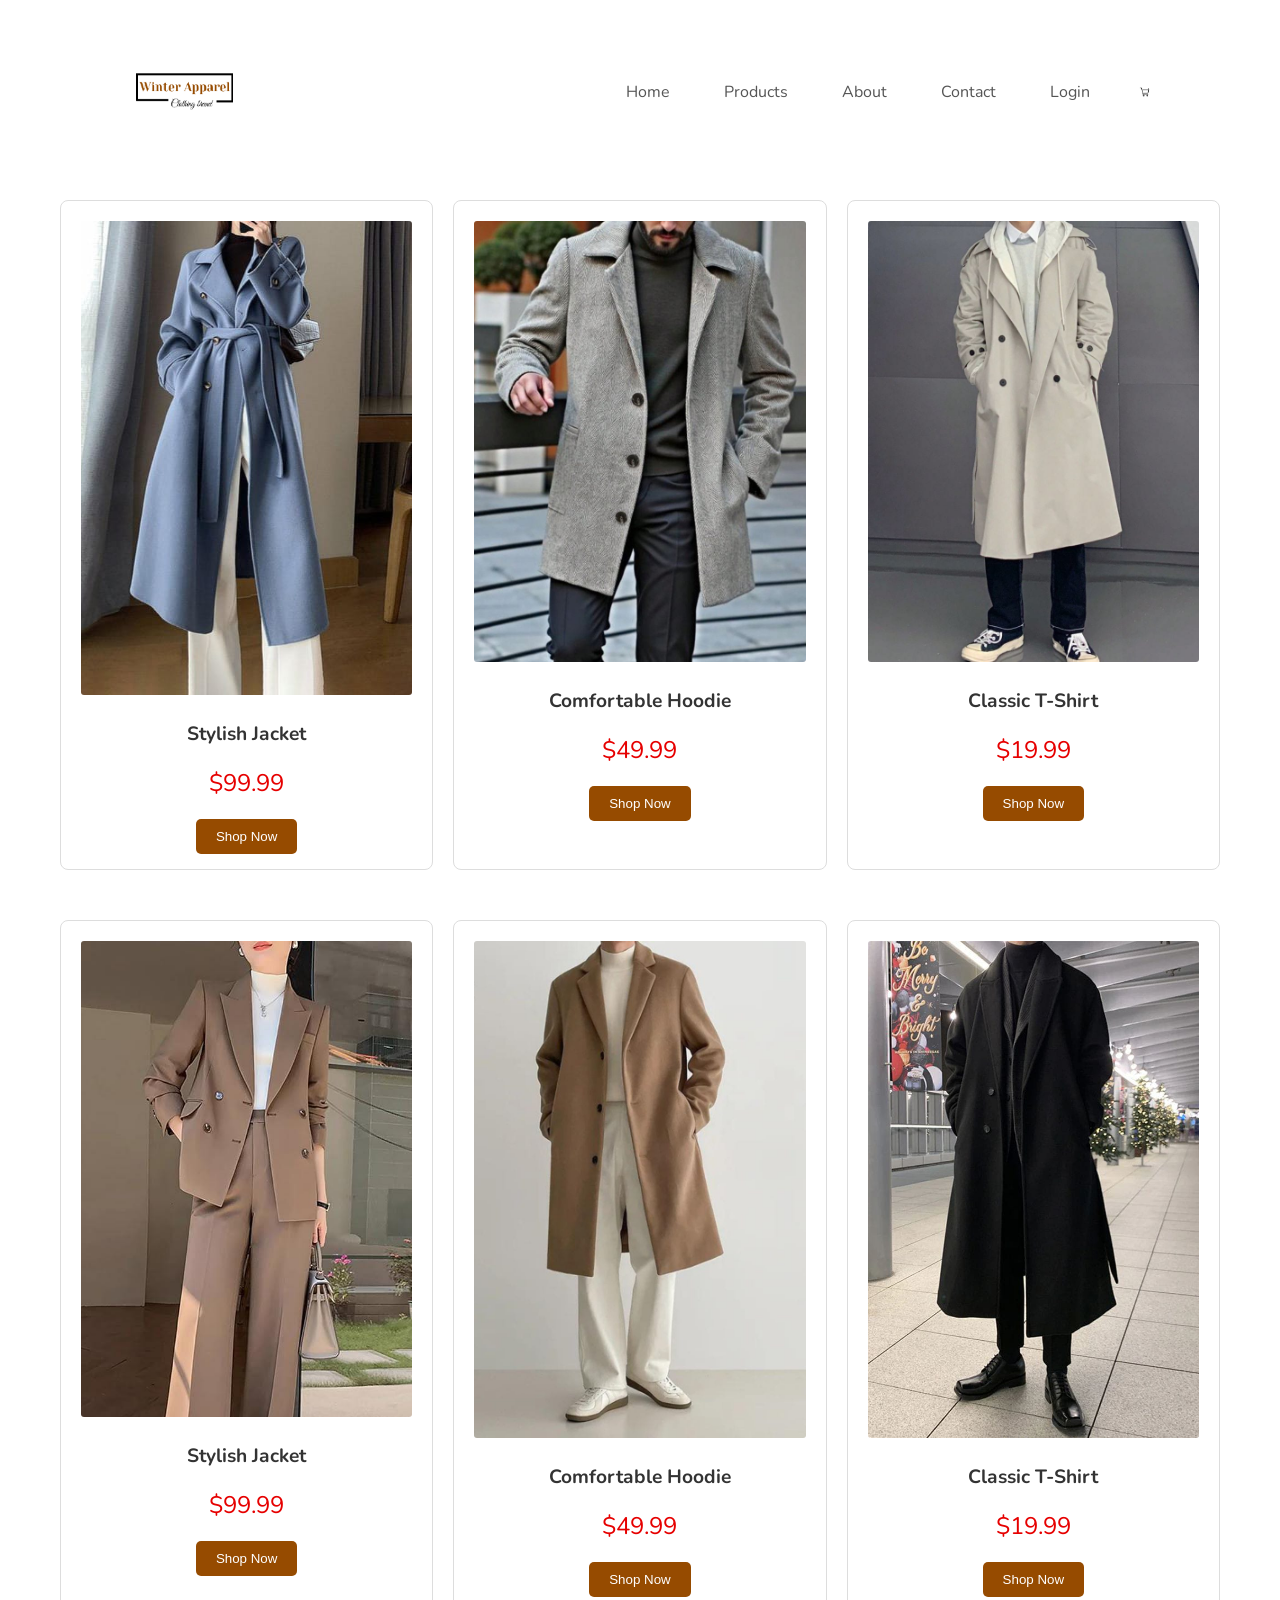
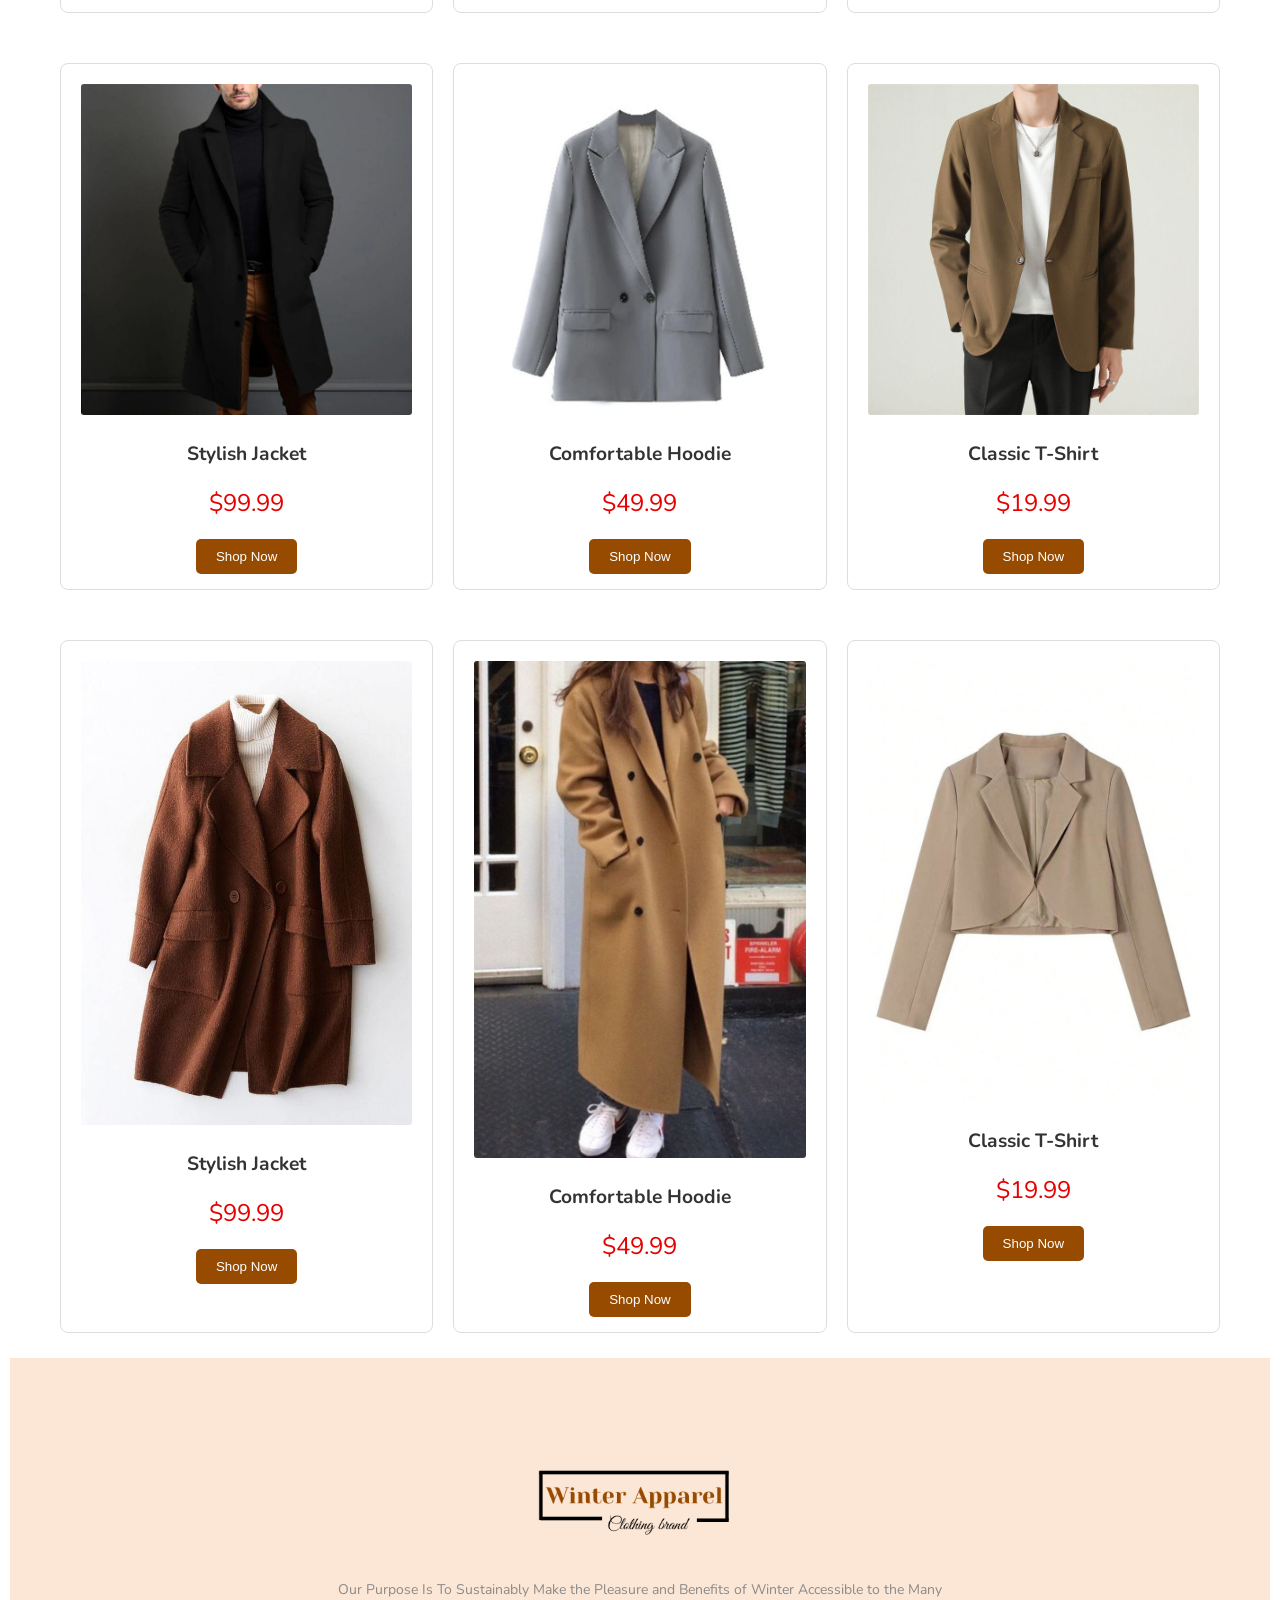
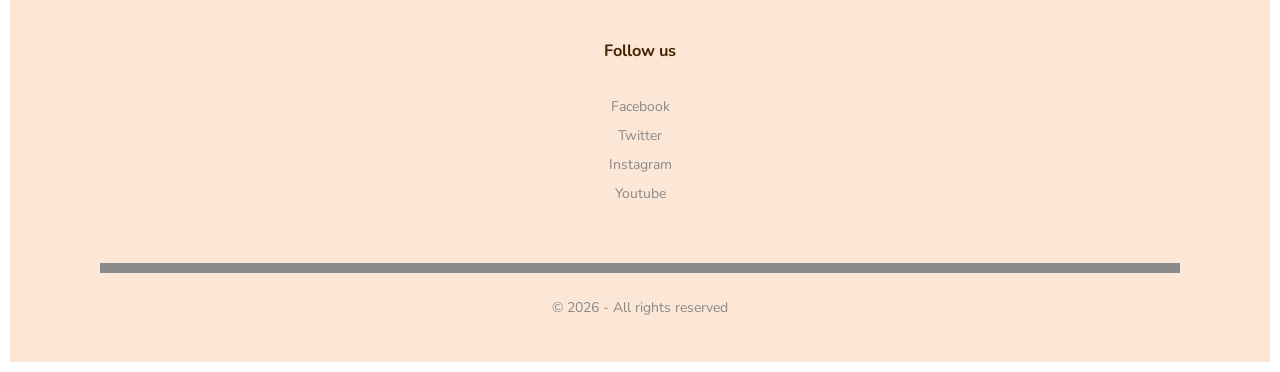
<file: products/Coat.html>
<!DOCTYPE html>
<html lang="en">
<head>
    <meta charset="UTF-8">
    <meta name="viewport" content="width=device-width, initial-scale=1.0">
    <title>Winter Apparel</title>
    <link rel="stylesheet" href="styles.css">
    <link rel="shortcut icon" href="logo.png">
    <link rel="preconnect" href="https://fonts.googleapis.com">
    <link rel="preconnect" href="https://fonts.gstatic.com" crossorigin>
    <link href="https://fonts.googleapis.com/css2?family=Montserrat:ital,wght@0,100..900;1,100..900&family=Nunito:ital,wght@0,200..1000;1,200..1000&family=Raleway:ital,wght@0,100..900;1,100..900&display=swap" rel="stylesheet">
    <link rel="stylesheet" href="https://cdnjs.cloudflare.com/ajax/libs/font-awesome/4.7.0/css/font-awesome.min.css">
</head>
<body>
    <div class="header">
        <div class="container">
            <div class="navbar">
                <div class="logo">
                    <img src="logoo.png" width="125px">
                </div>
                <nav>
                    <ul id="MenuItems">
                    <li><a href=""><a href="C:\Users\User\Desktop\Final website\index.html">Home</a></a></li>
                    <li><a href=""><a href="C:\Users\User\OneDrive\Desktop\Coding\Web Development\Final website\products\product.html">Products</a></a></li>
                    <li><a href=""><a href="C:\Users\User\OneDrive\Desktop\Coding\Web Development\Final website\About\about.html">About</a></a></li>
                    <li><a href=""><a href="C:\Users\User\OneDrive\Desktop\Coding\Web Development\Final website\Contact\contact.html">Contact</a></a></li>
                    <li><a href=""><a href="C:\Users\User\OneDrive\Desktop\Coding\Web Development\Final website\login\login.html">Login</a></a></li>
                </ul>
                </nav>
                <img src="cart.png" width="30px" height="30px">
            </div>
        </div>
    </div>
    <main>
        <section class="product-container">
            <div class="product">
                <img src="c9.jpg" alt="Product 1">
                <h2>Stylish Jacket</h2>
                <p class="price">$99.99</p>
                <button class="add-to-cart">Shop Now</button>
            </div>

            <div class="product">
                <img src="c2.jpg" alt="Product 2">
                <h2>Comfortable Hoodie</h2>
                <p class="price">$49.99</p>
                <button class="add-to-cart">Shop Now</button>
            </div>

            <div class="product">
                <img src="c3.jpg" alt="Product 3">
                <h2>Classic T-Shirt</h2>
                <p class="price">$19.99</p>
                <button class="add-to-cart">Shop Now</button>
            </div>
        </sectin>
    </main>
    <main>
        <section class="product-container">
            <div class="product">
                <img src="c10.jpg" alt="Product 1">
                <h2>Stylish Jacket</h2>
                <p class="price">$99.99</p>
                <button class="add-to-cart">Shop Now</button>
            </div>

            <div class="product">
                <img src="c5.jpg" alt="Product 2">
                <h2>Comfortable Hoodie</h2>
                <p class="price">$49.99</p>
                <button class="add-to-cart">Shop Now</button>
            </div>

            <div class="product">
                <img src="c6.jpg" alt="Product 3">
                <h2>Classic T-Shirt</h2>
                <p class="price">$19.99</p>
                <button class="add-to-cart">Shop Now</button>
            </div>
        </sectin>
    </main>
    <main>
        <section class="product-container">
            <div class="product">
                <img src="c4.jpg" alt="Product 1">
                <h2>Stylish Jacket</h2>
                <p class="price">$99.99</p>
                <button class="add-to-cart">Shop Now</button>
            </div>

            <div class="product">
                <img src="c11.jpg" alt="Product 2">
                <h2>Comfortable Hoodie</h2>
                <p class="price">$49.99</p>
                <button class="add-to-cart">Shop Now</button>
            </div>

            <div class="product">
                <img src="c1.jpg" alt="Product 3">
                <h2>Classic T-Shirt</h2>
                <p class="price">$19.99</p>
                <button class="add-to-cart">Shop Now</button>
            </div>
        </sectin>
    </main>
    <main>
        <section class="product-container">
            <div class="product">
                <img src="c7.jpg" alt="Product 1">
                <h2>Stylish Jacket</h2>
                <p class="price">$99.99</p>
                <button class="add-to-cart">Shop Now</button>
            </div>

            <div class="product">
                <img src="c8.jpg" alt="Product 2">
                <h2>Comfortable Hoodie</h2>
                <p class="price">$49.99</p>
                <button class="add-to-cart">Shop Now</button>
            </div>

            <div class="product">
                <img src="c12.jpg" alt="Product 3">
                <h2>Classic T-Shirt</h2>
                <p class="price">$19.99</p>
                <button class="add-to-cart">Shop Now</button>
            </div>
        </sectin>
    </main>
    <div class="footer">
        <div class="container">
            <div class="row">
                <div class="footer-col-2">
                    <img src="logooo.png">
                    <p>Our Purpose Is To Sustainably Make the Pleasure and Benefits of Winter Accessible
                    to the Many</p>
                </div>
                <div class="footer-col-3">
                    <h3>Follow us</h3>
                    <ul>
                        <li>Facebook</li>
                        <li>Twitter</li>
                        <li>Instagram</li>
                        <li>Youtube</li>
                    </ul>
                </div>
            </div>
            <hr>
            <p class="Copyright">© 2026 - All rights reserved</p>
        </div>
    </div>
<body>
</html>
</file>
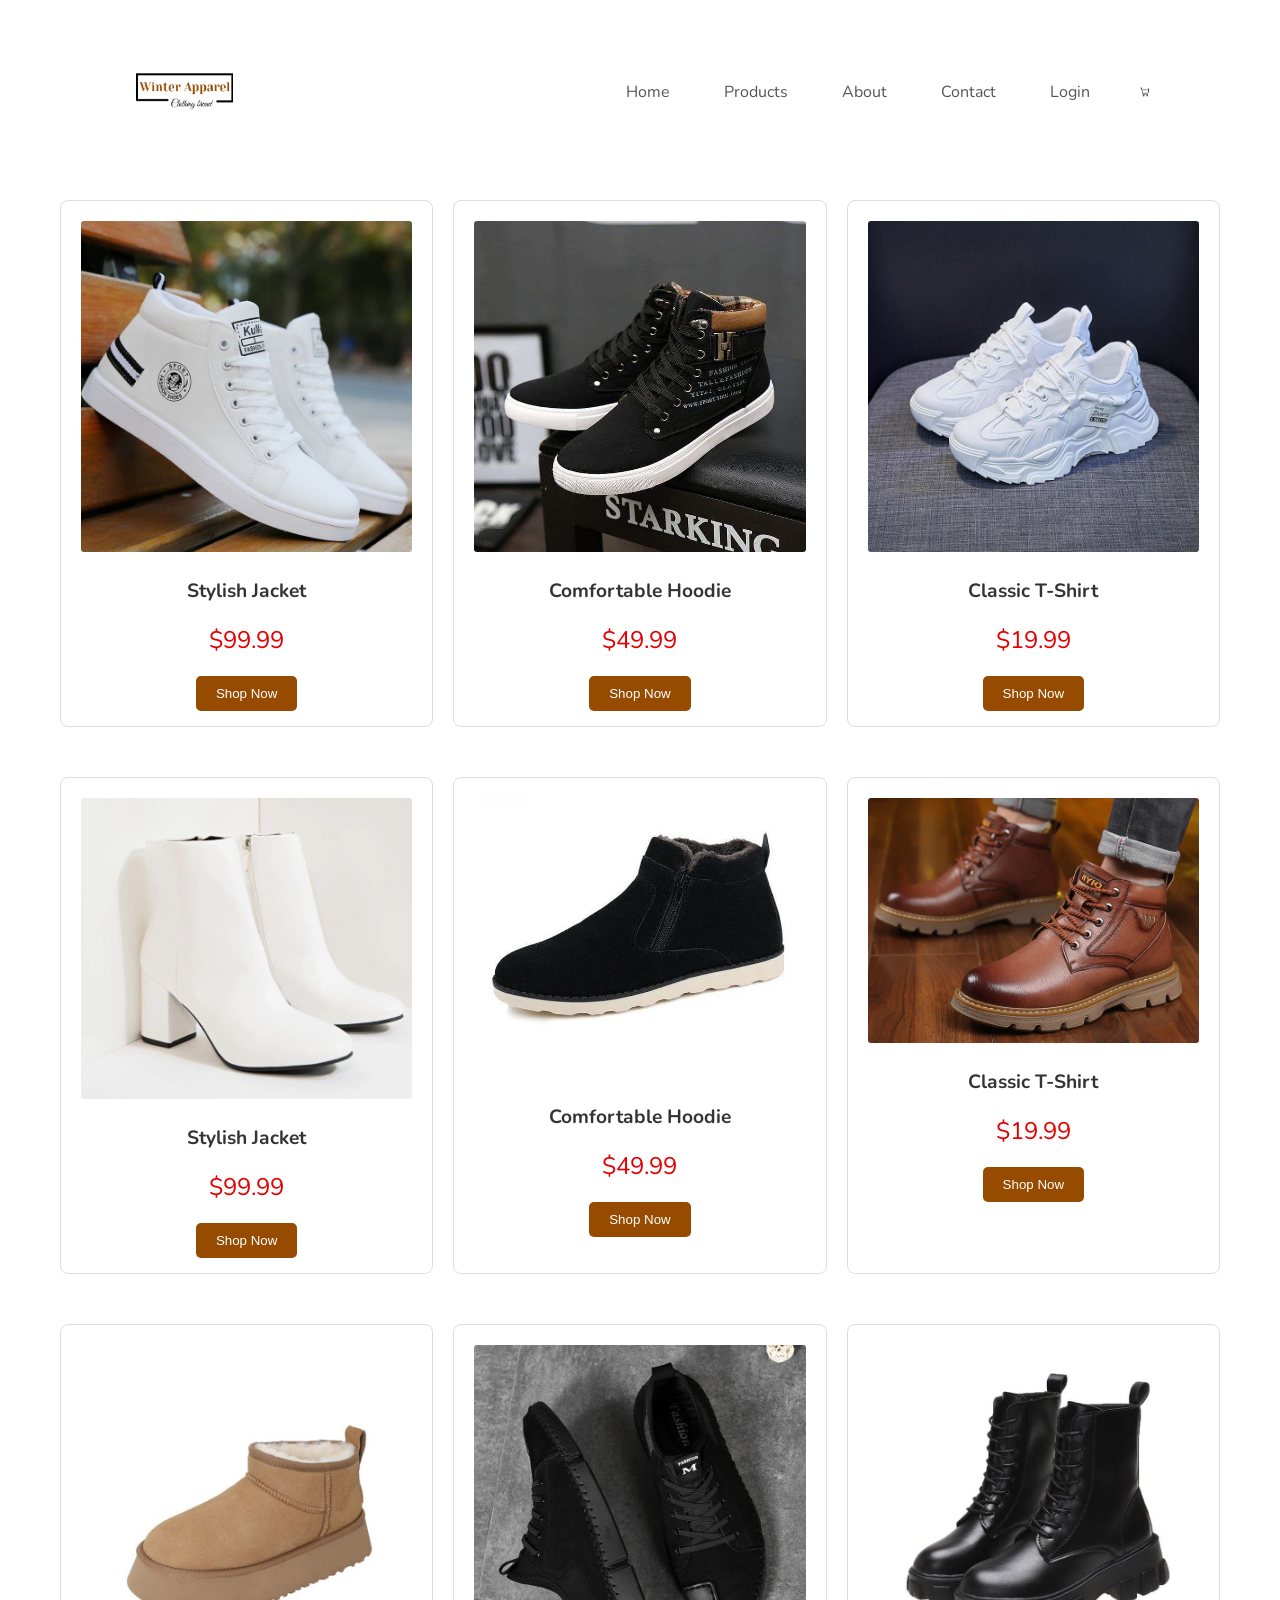
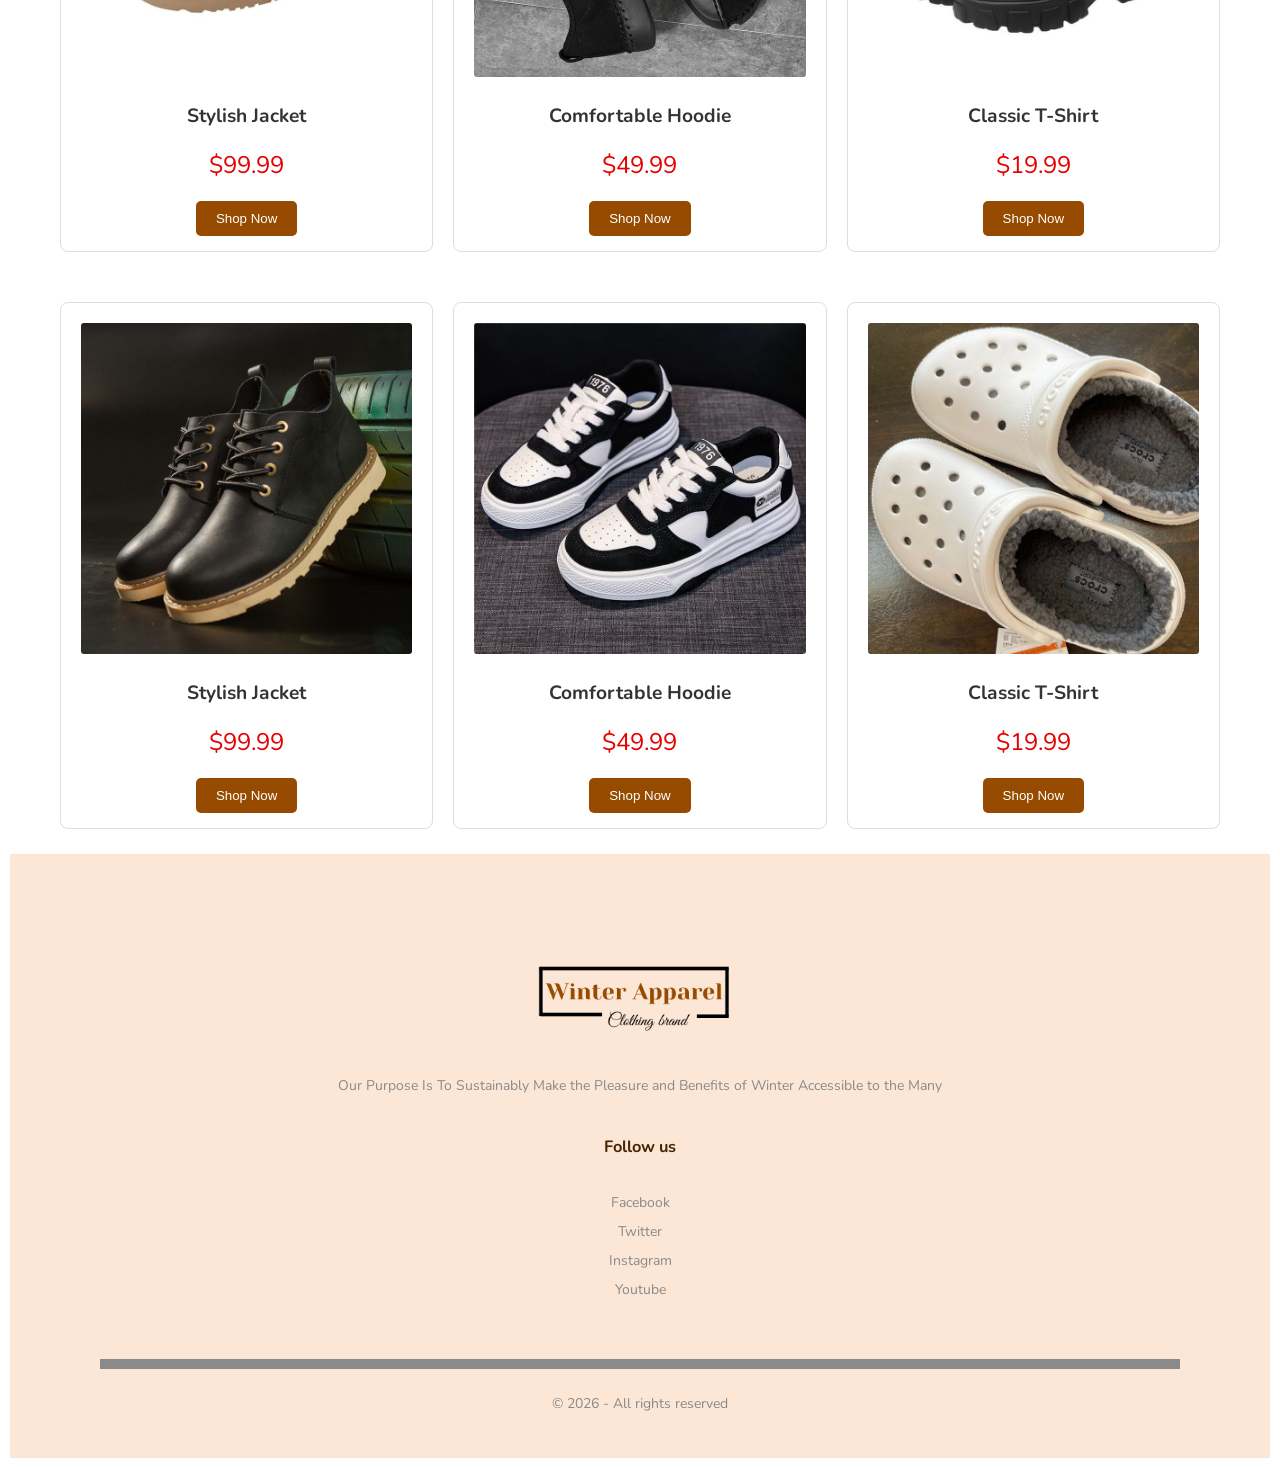
<file: products/Footwear.html>
<!DOCTYPE html>
<html lang="en">
<head>
    <meta charset="UTF-8">
    <meta name="viewport" content="width=device-width, initial-scale=1.0">
    <title>Winter Apparel</title>
    <link rel="stylesheet" href="styles.css">
    <link rel="shortcut icon" href="logo.png">
    <link rel="preconnect" href="https://fonts.googleapis.com">
    <link rel="preconnect" href="https://fonts.gstatic.com" crossorigin>
    <link href="https://fonts.googleapis.com/css2?family=Montserrat:ital,wght@0,100..900;1,100..900&family=Nunito:ital,wght@0,200..1000;1,200..1000&family=Raleway:ital,wght@0,100..900;1,100..900&display=swap" rel="stylesheet">
    <link rel="stylesheet" href="https://cdnjs.cloudflare.com/ajax/libs/font-awesome/4.7.0/css/font-awesome.min.css">
</head>
<body>
    <div class="header">
        <div class="container">
            <div class="navbar">
                <div class="logo">
                    <img src="logoo.png" width="125px">
                </div>
                <nav>
                    <ul id="MenuItems">
                    <li><a href=""><a href="C:\Users\User\Desktop\Final website\index.html">Home</a></a></li>
                    <li><a href=""><a href="C:\Users\User\OneDrive\Desktop\Coding\Web Development\Final website\products\product.html">Products</a></a></li>
                    <li><a href=""><a href="C:\Users\User\OneDrive\Desktop\Coding\Web Development\Final website\About\about.html">About</a></a></li>
                    <li><a href=""><a href="C:\Users\User\OneDrive\Desktop\Coding\Web Development\Final website\Contact\contact.html">Contact</a></a></li>
                    <li><a href=""><a href="C:\Users\User\OneDrive\Desktop\Coding\Web Development\Final website\login\login.html">Login</a></a></li>
                </ul>
                </nav>
                <img src="cart.png" width="30px" height="30px">
            </div>
        </div>
    </div>
    <main>
        <section class="product-container">
            <div class="product">
                <img src="d1.jpg" alt="Product 1">
                <h2>Stylish Jacket</h2>
                <p class="price">$99.99</p>
                <button class="add-to-cart">Shop Now</button>
            </div>

            <div class="product">
                <img src="d2.jpg" alt="Product 2">
                <h2>Comfortable Hoodie</h2>
                <p class="price">$49.99</p>
                <button class="add-to-cart">Shop Now</button>
            </div>

            <div class="product">
                <img src="d10.jpg" alt="Product 3">
                <h2>Classic T-Shirt</h2>
                <p class="price">$19.99</p>
                <button class="add-to-cart">Shop Now</button>
            </div>
        </sectin>
    </main>
    <main>
        <section class="product-container">
            <div class="product">
                <img src="d8.jpg" alt="Product 1">
                <h2>Stylish Jacket</h2>
                <p class="price">$99.99</p>
                <button class="add-to-cart">Shop Now</button>
            </div>

            <div class="product">
                <img src="d5.jpg" alt="Product 2">
                <h2>Comfortable Hoodie</h2>
                <p class="price">$49.99</p>
                <button class="add-to-cart">Shop Now</button>
            </div>

            <div class="product">
                <img src="d6.jpg" alt="Product 3">
                <h2>Classic T-Shirt</h2>
                <p class="price">$19.99</p>
                <button class="add-to-cart">Shop Now</button>
            </div>
        </sectin>
    </main>
    <main>
        <section class="product-container">
            <div class="product">
                <img src="d7.jpg" alt="Product 1">
                <h2>Stylish Jacket</h2>
                <p class="price">$99.99</p>
                <button class="add-to-cart">Shop Now</button>
            </div>

            <div class="product">
                <img src="d4.jpg" alt="Product 2">
                <h2>Comfortable Hoodie</h2>
                <p class="price">$49.99</p>
                <button class="add-to-cart">Shop Now</button>
            </div>

            <div class="product">
                <img src="d9.jpg" alt="Product 3">
                <h2>Classic T-Shirt</h2>
                <p class="price">$19.99</p>
                <button class="add-to-cart">Shop Now</button>
            </div>
        </sectin>
    </main>
    <main>
        <section class="product-container">
            <div class="product">
                <img src="d3.jpg" alt="Product 1">
                <h2>Stylish Jacket</h2>
                <p class="price">$99.99</p>
                <button class="add-to-cart">Shop Now</button>
            </div>

            <div class="product">
                <img src="d11.jpg" alt="Product 2">
                <h2>Comfortable Hoodie</h2>
                <p class="price">$49.99</p>
                <button class="add-to-cart">Shop Now</button>
            </div>

            <div class="product">
                <img src="d12.jpg" alt="Product 3">
                <h2>Classic T-Shirt</h2>
                <p class="price">$19.99</p>
                <button class="add-to-cart">Shop Now</button>
            </div>
        </sectin>
    </main>
    <div class="footer">
        <div class="container">
            <div class="row">
                <div class="footer-col-2">
                    <img src="logooo.png">
                    <p>Our Purpose Is To Sustainably Make the Pleasure and Benefits of Winter Accessible
                    to the Many</p>
                </div>
                <div class="footer-col-3">
                    <h3>Follow us</h3>
                    <ul>
                        <li>Facebook</li>
                        <li>Twitter</li>
                        <li>Instagram</li>
                        <li>Youtube</li>
                    </ul>
                </div>
            </div>
            <hr>
            <p class="Copyright">© 2026 - All rights reserved</p>
        </div>
    </div>
<body>
</html>
</file>
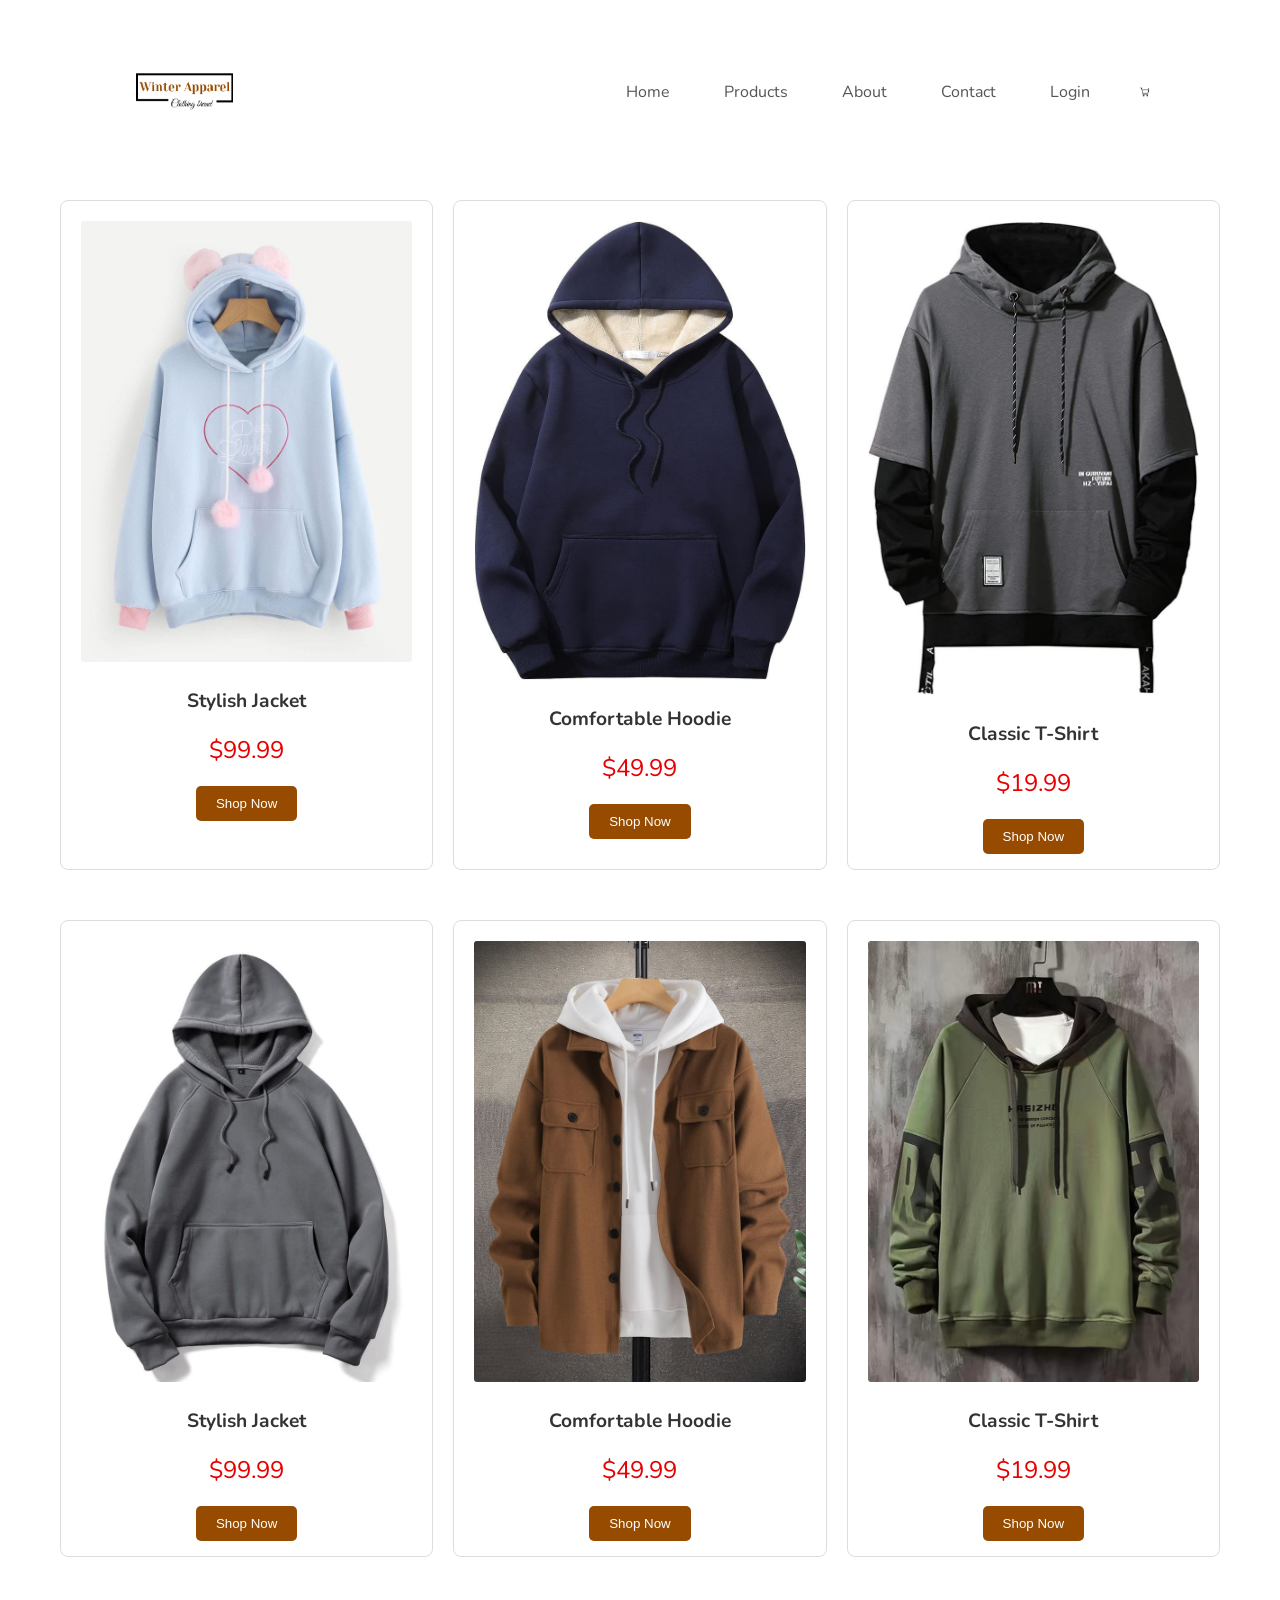
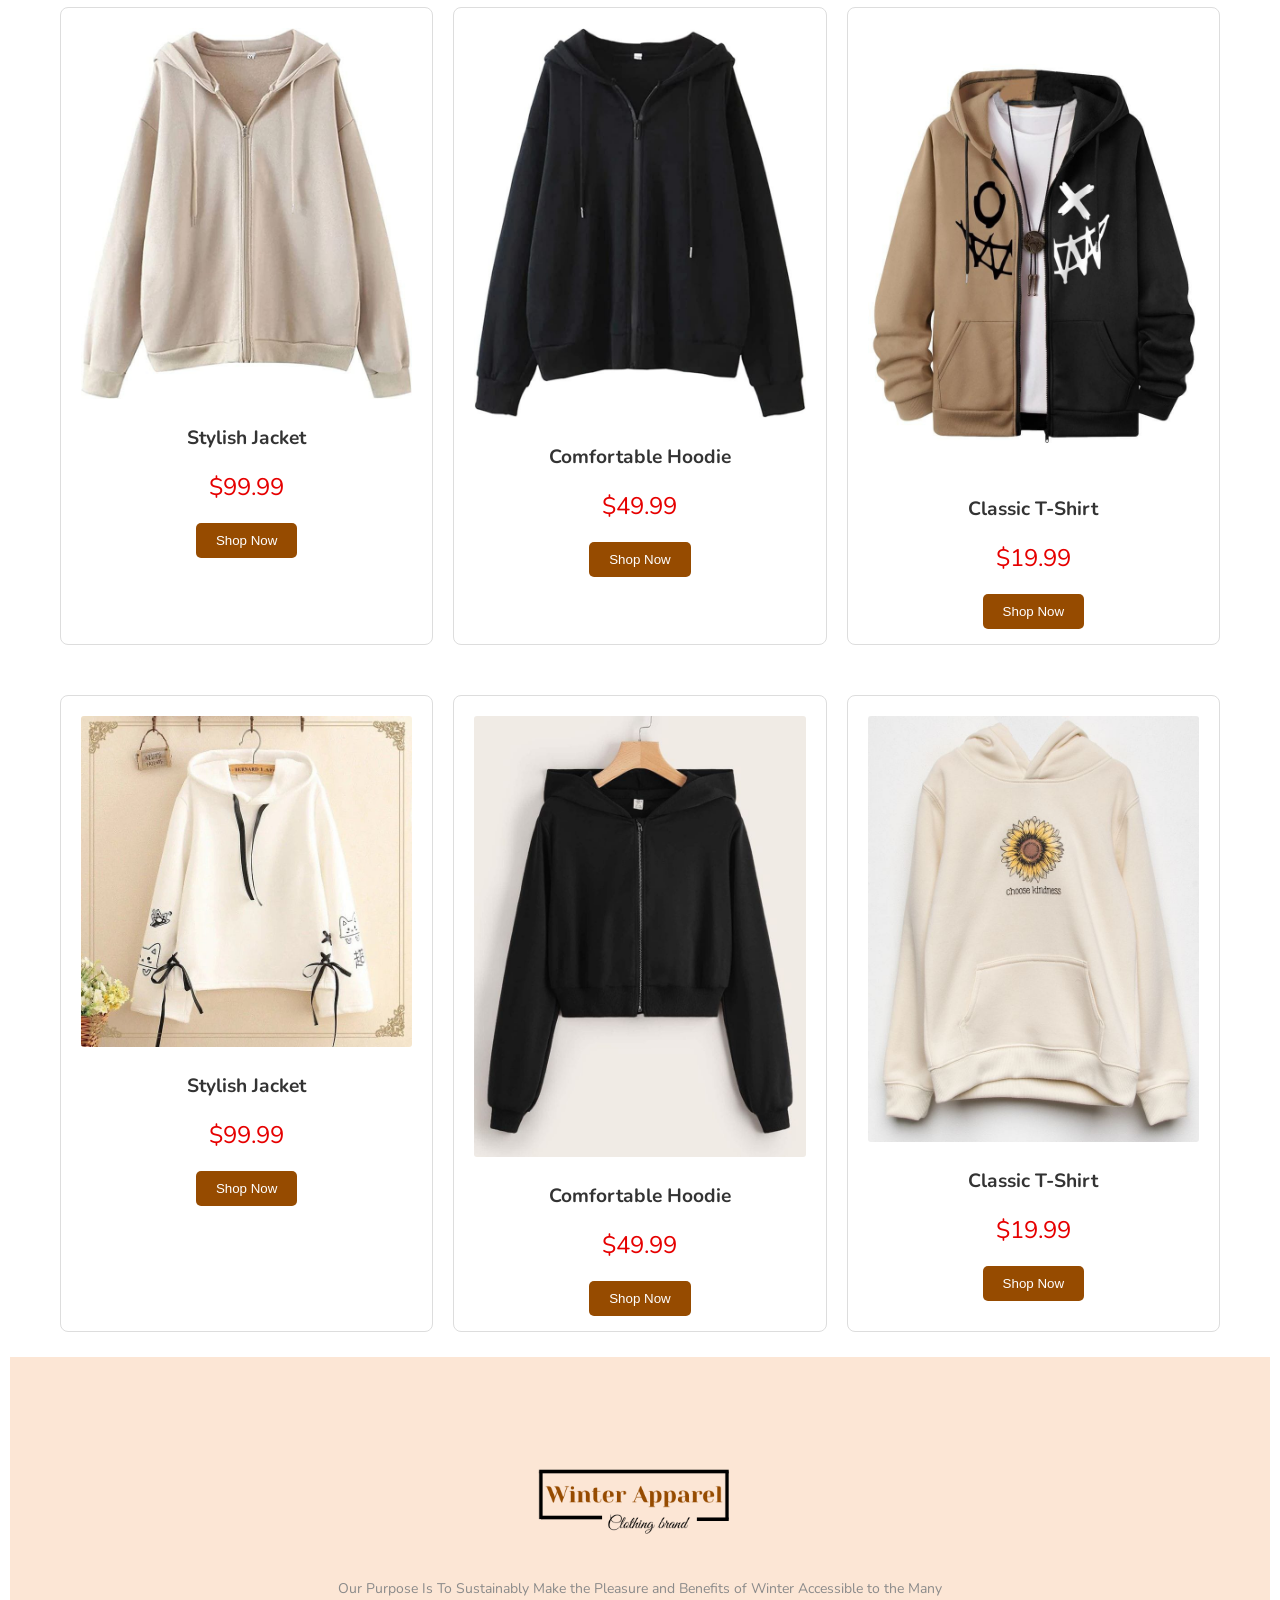
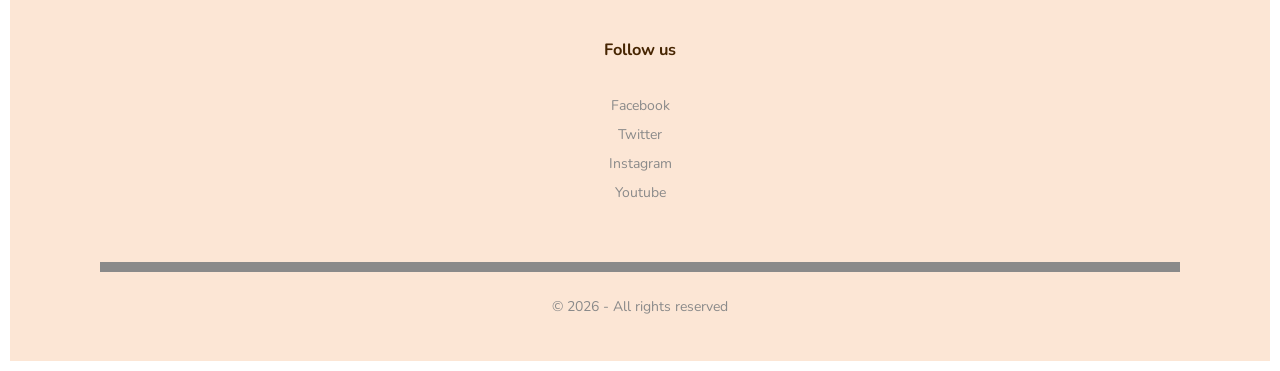
<file: products/Hoodie.html>
<!DOCTYPE html>
<html lang="en">
<head>
    <meta charset="UTF-8">
    <meta name="viewport" content="width=device-width, initial-scale=1.0">
    <title>Winter Apparel</title>
    <link rel="stylesheet" href="styles.css">
    <link rel="shortcut icon" href="logo.png">
    <link rel="preconnect" href="https://fonts.googleapis.com">
    <link rel="preconnect" href="https://fonts.gstatic.com" crossorigin>
    <link href="https://fonts.googleapis.com/css2?family=Montserrat:ital,wght@0,100..900;1,100..900&family=Nunito:ital,wght@0,200..1000;1,200..1000&family=Raleway:ital,wght@0,100..900;1,100..900&display=swap" rel="stylesheet">
    <link rel="stylesheet" href="https://cdnjs.cloudflare.com/ajax/libs/font-awesome/4.7.0/css/font-awesome.min.css">
</head>
<body>
    <div class="header">
        <div class="container">
            <div class="navbar">
                <div class="logo">
                    <img src="logoo.png" width="125px">
                </div>
                <nav>
                    <ul id="MenuItems">
                    <li><a href=""><a href="C:\Users\User\Desktop\Final website\index.html">Home</a></a></li>
                    <li><a href=""><a href="C:\Users\User\OneDrive\Desktop\Coding\Web Development\Final website\products\product.html">Products</a></a></li>
                    <li><a href=""><a href="C:\Users\User\OneDrive\Desktop\Coding\Web Development\Final website\About\about.html">About</a></a></li>
                    <li><a href=""><a href="C:\Users\User\OneDrive\Desktop\Coding\Web Development\Final website\Contact\contact.html">Contact</a></a></li>
                    <li><a href=""><a href="C:\Users\User\OneDrive\Desktop\Coding\Web Development\Final website\login\login.html">Login</a></a></li>
                </ul>
                </nav>
                <img src="cart.png" width="30px" height="30px">
            </div>
        </div>
    </div>
    <main>
        <section class="product-container">
            <div class="product">
                <img src="b8.jpg" alt="Product 1">
                <h2>Stylish Jacket</h2>
                <p class="price">$99.99</p>
                <button class="add-to-cart">Shop Now</button>
            </div>

            <div class="product">
                <img src="b2.jpg" alt="Product 2">
                <h2>Comfortable Hoodie</h2>
                <p class="price">$49.99</p>
                <button class="add-to-cart">Shop Now</button>
            </div>

            <div class="product">
                <img src="b3.jpg" alt="Product 3">
                <h2>Classic T-Shirt</h2>
                <p class="price">$19.99</p>
                <button class="add-to-cart">Shop Now</button>
            </div>
        </sectin>
    </main>
    <main>
        <section class="product-container">
            <div class="product">
                <img src="b4.jpg" alt="Product 1">
                <h2>Stylish Jacket</h2>
                <p class="price">$99.99</p>
                <button class="add-to-cart">Shop Now</button>
            </div>

            <div class="product">
                <img src="b5.jpg" alt="Product 2">
                <h2>Comfortable Hoodie</h2>
                <p class="price">$49.99</p>
                <button class="add-to-cart">Shop Now</button>
            </div>

            <div class="product">
                <img src="b6.jpg" alt="Product 3">
                <h2>Classic T-Shirt</h2>
                <p class="price">$19.99</p>
                <button class="add-to-cart">Shop Now</button>
            </div>
        </sectin>
    </main>
    <main>
        <section class="product-container">
            <div class="product">
                <img src="b7.jpg" alt="Product 1">
                <h2>Stylish Jacket</h2>
                <p class="price">$99.99</p>
                <button class="add-to-cart">Shop Now</button>
            </div>

            <div class="product">
                <img src="b10.jpg" alt="Product 2">
                <h2>Comfortable Hoodie</h2>
                <p class="price">$49.99</p>
                <button class="add-to-cart">Shop Now</button>
            </div>

            <div class="product">
                <img src="b1.jpg" alt="Product 3">
                <h2>Classic T-Shirt</h2>
                <p class="price">$19.99</p>
                <button class="add-to-cart">Shop Now</button>
            </div>
        </sectin>
    </main>
    <main>
        <section class="product-container">
            <div class="product">
                <img src="b9.jpg" alt="Product 1">
                <h2>Stylish Jacket</h2>
                <p class="price">$99.99</p>
                <button class="add-to-cart">Shop Now</button>
            </div>

            <div class="product">
                <img src="b11.jpg" alt="Product 2">
                <h2>Comfortable Hoodie</h2>
                <p class="price">$49.99</p>
                <button class="add-to-cart">Shop Now</button>
            </div>

            <div class="product">
                <img src="b12.jpg" alt="Product 3">
                <h2>Classic T-Shirt</h2>
                <p class="price">$19.99</p>
                <button class="add-to-cart">Shop Now</button>
            </div>
        </sectin>
    </main>
    <div class="footer">
        <div class="container">
            <div class="row">
                <div class="footer-col-2">
                    <img src="logooo.png">
                    <p>Our Purpose Is To Sustainably Make the Pleasure and Benefits of Winter Accessible
                    to the Many</p>
                </div>
                <div class="footer-col-3">
                    <h3>Follow us</h3>
                    <ul>
                        <li>Facebook</li>
                        <li>Twitter</li>
                        <li>Instagram</li>
                        <li>Youtube</li>
                    </ul>
                </div>
            </div>
            <hr>
            <p class="Copyright">© 2026 - All rights reserved</p>
        </div>
    </div>
<body>
</html>
</file>
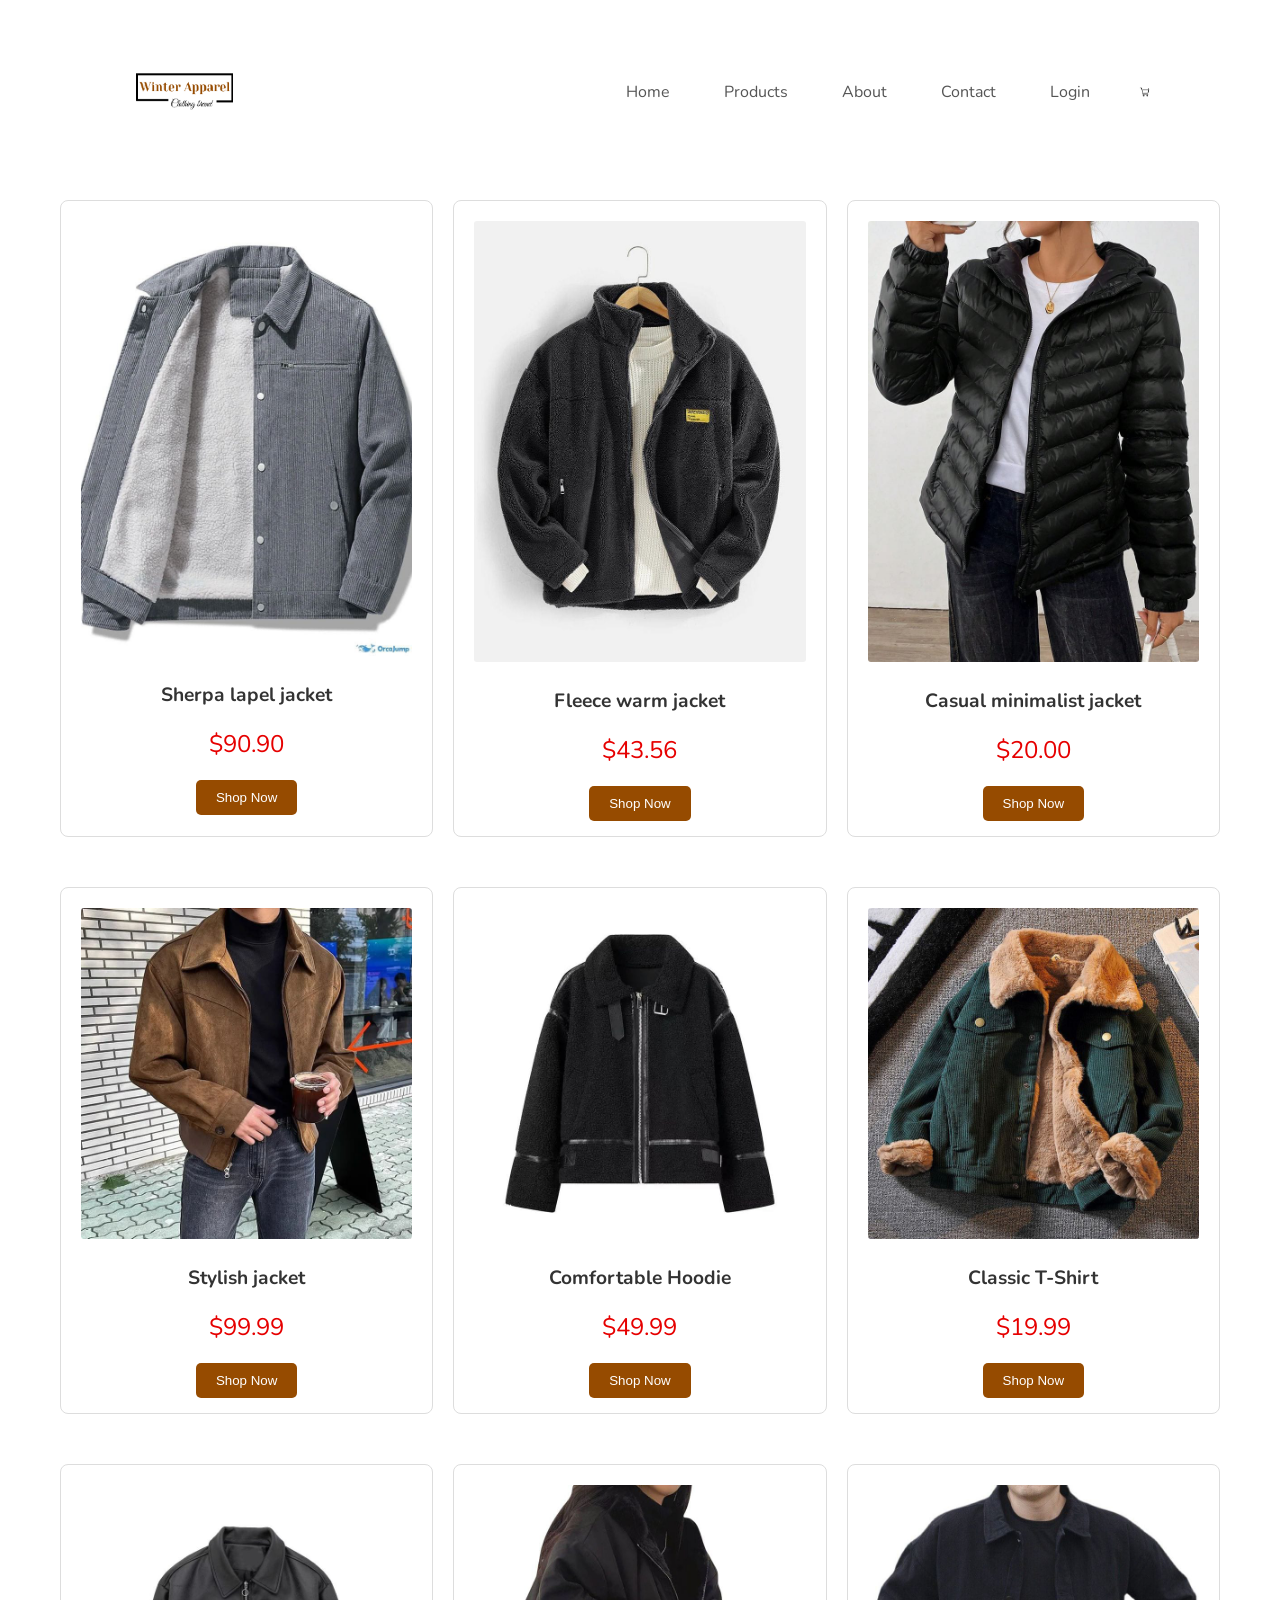
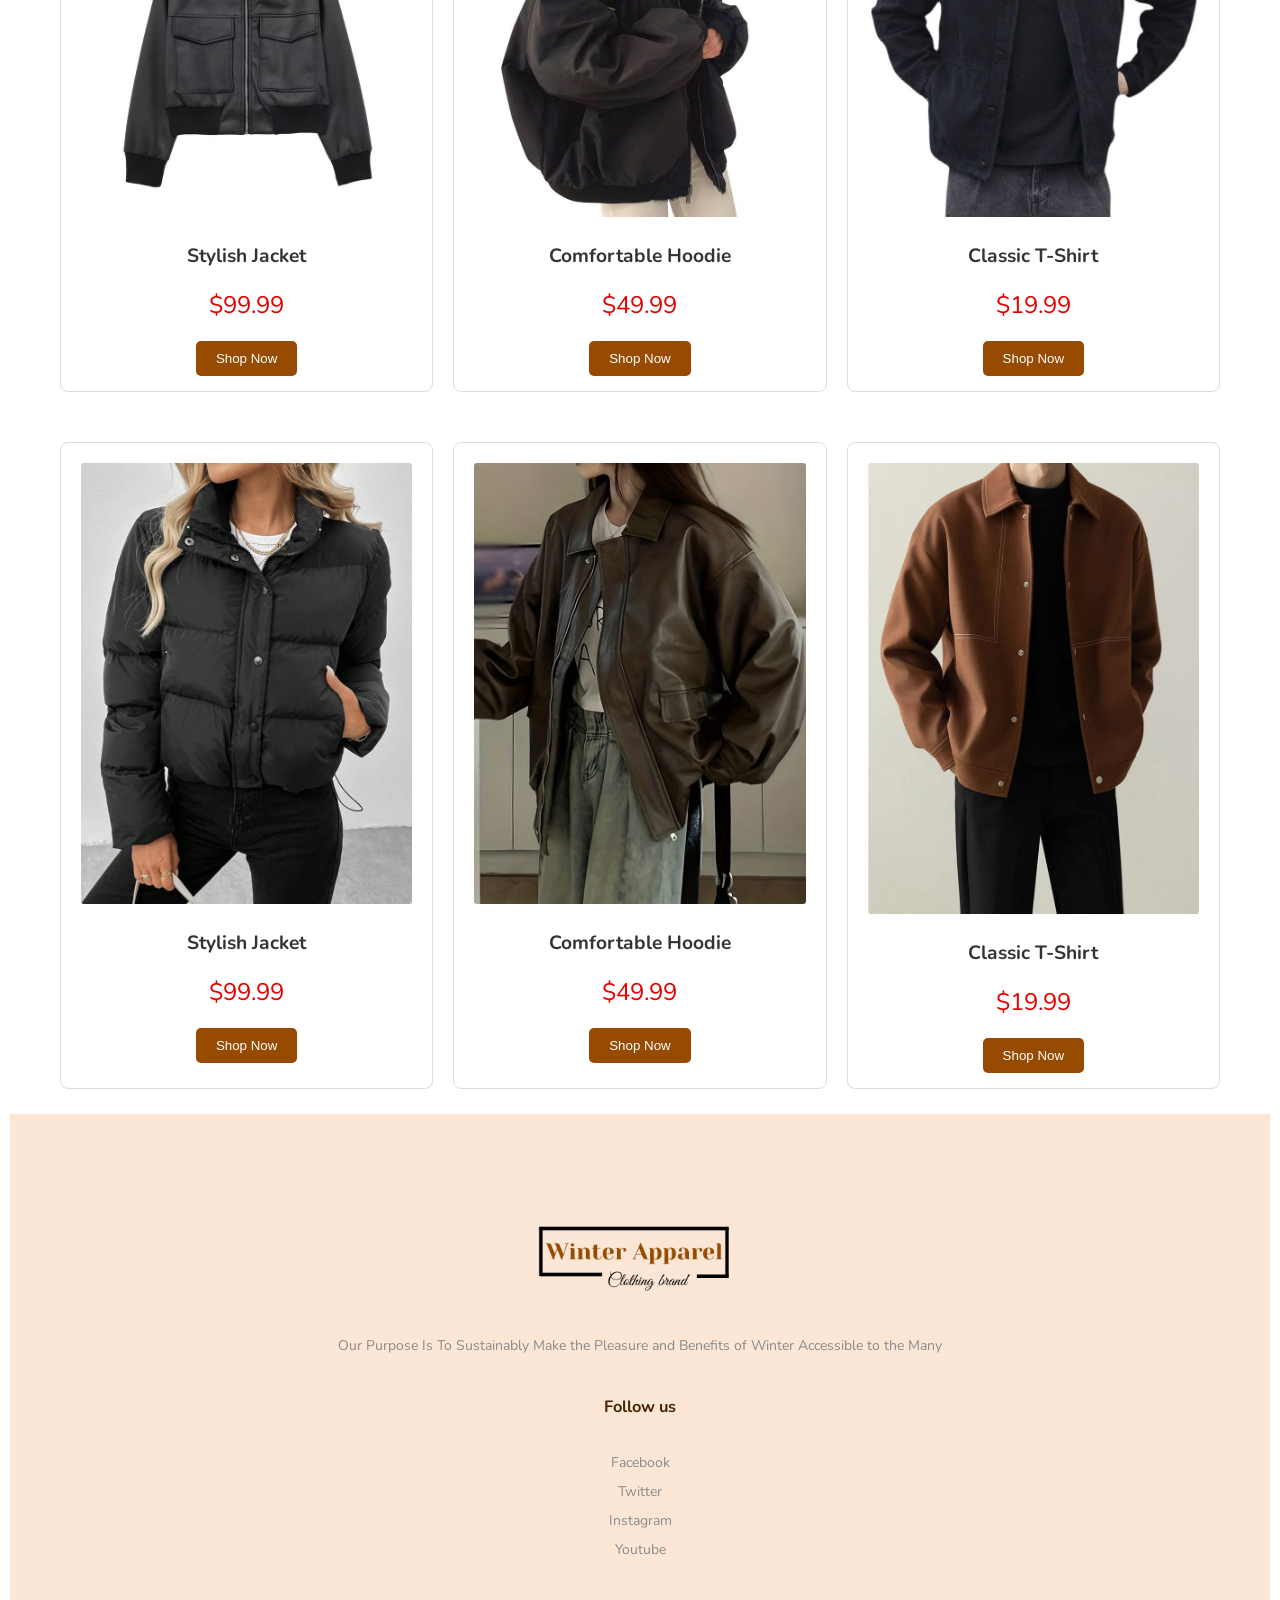
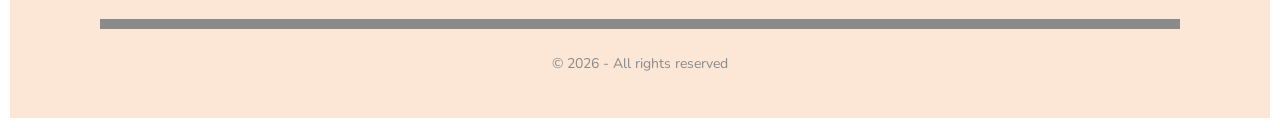
<file: products/Jacket.html>
<!DOCTYPE html>
<html lang="en">
<head>
    <meta charset="UTF-8">
    <meta name="viewport" content="width=device-width, initial-scale=1.0">
    <title>Winter Apparel</title>
    <link rel="stylesheet" href="styles.css">
    <link rel="shortcut icon" href="logo.png">
    <link rel="preconnect" href="https://fonts.googleapis.com">
    <link rel="preconnect" href="https://fonts.gstatic.com" crossorigin>
    <link href="https://fonts.googleapis.com/css2?family=Montserrat:ital,wght@0,100..900;1,100..900&family=Nunito:ital,wght@0,200..1000;1,200..1000&family=Raleway:ital,wght@0,100..900;1,100..900&display=swap" rel="stylesheet">
    <link rel="stylesheet" href="https://cdnjs.cloudflare.com/ajax/libs/font-awesome/4.7.0/css/font-awesome.min.css">
</head>
<body>
    <div class="header">
        <div class="container">
            <div class="navbar">
                <div class="logo">
                    <img src="logoo.png" width="125px">
                </div>
                <nav>
                    <ul id="MenuItems">
                    <li><a href=""><a href="C:\Users\User\Desktop\Final website\index.html">Home</a></a></li>
                    <li><a href=""><a href="C:\Users\User\OneDrive\Desktop\Coding\Web Development\Final website\products\product.html">Products</a></a></li>
                    <li><a href=""><a href="C:\Users\User\OneDrive\Desktop\Coding\Web Development\Final website\About\about.html">About</a></a></li>
                    <li><a href=""><a href="C:\Users\User\OneDrive\Desktop\Coding\Web Development\Final website\Contact\contact.html">Contact</a></a></li>
                    <li><a href=""><a href="C:\Users\User\OneDrive\Desktop\Coding\Web Development\Final website\login\login.html">Login</a></a></li>
                </ul>
                </nav>
                <img src="cart.png" width="30px" height="30px">
            </div>
        </div>
    </div>
    <main>
        <section class="product-container">
            <div class="product">
                <img src="a5.jpg" alt="Product 1">
                <h2>Sherpa lapel jacket</h2>
                <p class="price">$90.90</p>
                <button class="add-to-cart">Shop Now</button>
            </div>

            <div class="product">
                <img src="a2.jpg" alt="Product 2">
                <h2>Fleece warm jacket</h2>
                <p class="price">$43.56</p>
                <button class="add-to-cart">Shop Now</button>
            </div>

            <div class="product">
                <img src="a7.jpg" alt="Product 3">
                <h2>Casual minimalist jacket</h2>
                <p class="price">$20.00</p>
                <button class="add-to-cart">Shop Now</button>
            </div>
        </sectin>
    </main>
    <main>
        <section class="product-container">
            <div class="product">
                <img src="a4.jpg" alt="Product 1">
                <h2>Stylish jacket</h2>
                <p class="price">$99.99</p>
                <button class="add-to-cart">Shop Now</button>
            </div>

            <div class="product">
                <img src="a9.jpg" alt="Product 2">
                <h2>Comfortable Hoodie</h2>
                <p class="price">$49.99</p>
                <button class="add-to-cart">Shop Now</button>
            </div>

            <div class="product">
                <img src="a6.jpg" alt="Product 3">
                <h2>Classic T-Shirt</h2>
                <p class="price">$19.99</p>
                <button class="add-to-cart">Shop Now</button>
            </div>
        </sectin>
    </main>
    <main>
        <section class="product-container">
            <div class="product">
                <img src="a12.jpg" alt="Product 1">
                <h2>Stylish Jacket</h2>
                <p class="price">$99.99</p>
                <button class="add-to-cart">Shop Now</button>
            </div>

            <div class="product">
                <img src="a8.jpg" alt="Product 2">
                <h2>Comfortable Hoodie</h2>
                <p class="price">$49.99</p>
                <button class="add-to-cart">Shop Now</button>
            </div>

            <div class="product">
                <img src="a1.jpg" alt="Product 3">
                <h2>Classic T-Shirt</h2>
                <p class="price">$19.99</p>
                <button class="add-to-cart">Shop Now</button>
            </div>
        </sectin>
    </main>
    <main>
        <section class="product-container">
            <div class="product">
                <img src="a10.jpg" alt="Product 1">
                <h2>Stylish Jacket</h2>
                <p class="price">$99.99</p>
                <button class="add-to-cart">Shop Now</button>
            </div>

            <div class="product">
                <img src="a11.jpg" alt="Product 2">
                <h2>Comfortable Hoodie</h2>
                <p class="price">$49.99</p>
                <button class="add-to-cart">Shop Now</button>
            </div>

            <div class="product">
                <img src="a3.jpg" alt="Product 3">
                <h2>Classic T-Shirt</h2>
                <p class="price">$19.99</p>
                <button class="add-to-cart">Shop Now</button>
            </div>
        </sectin>
    </main>
    <div class="footer">
        <div class="container">
            <div class="row">
                <div class="footer-col-2">
                    <img src="logooo.png">
                    <p>Our Purpose Is To Sustainably Make the Pleasure and Benefits of Winter Accessible
                    to the Many</p>
                </div>
                <div class="footer-col-3">
                    <h3>Follow us</h3>
                    <ul>
                        <li>Facebook</li>
                        <li>Twitter</li>
                        <li>Instagram</li>
                        <li>Youtube</li>
                    </ul>
                </div>
            </div>
            <hr>
            <p class="Copyright">© 2026 - All rights reserved</p>
        </div>
    </div>
<body>
</html>
</file>
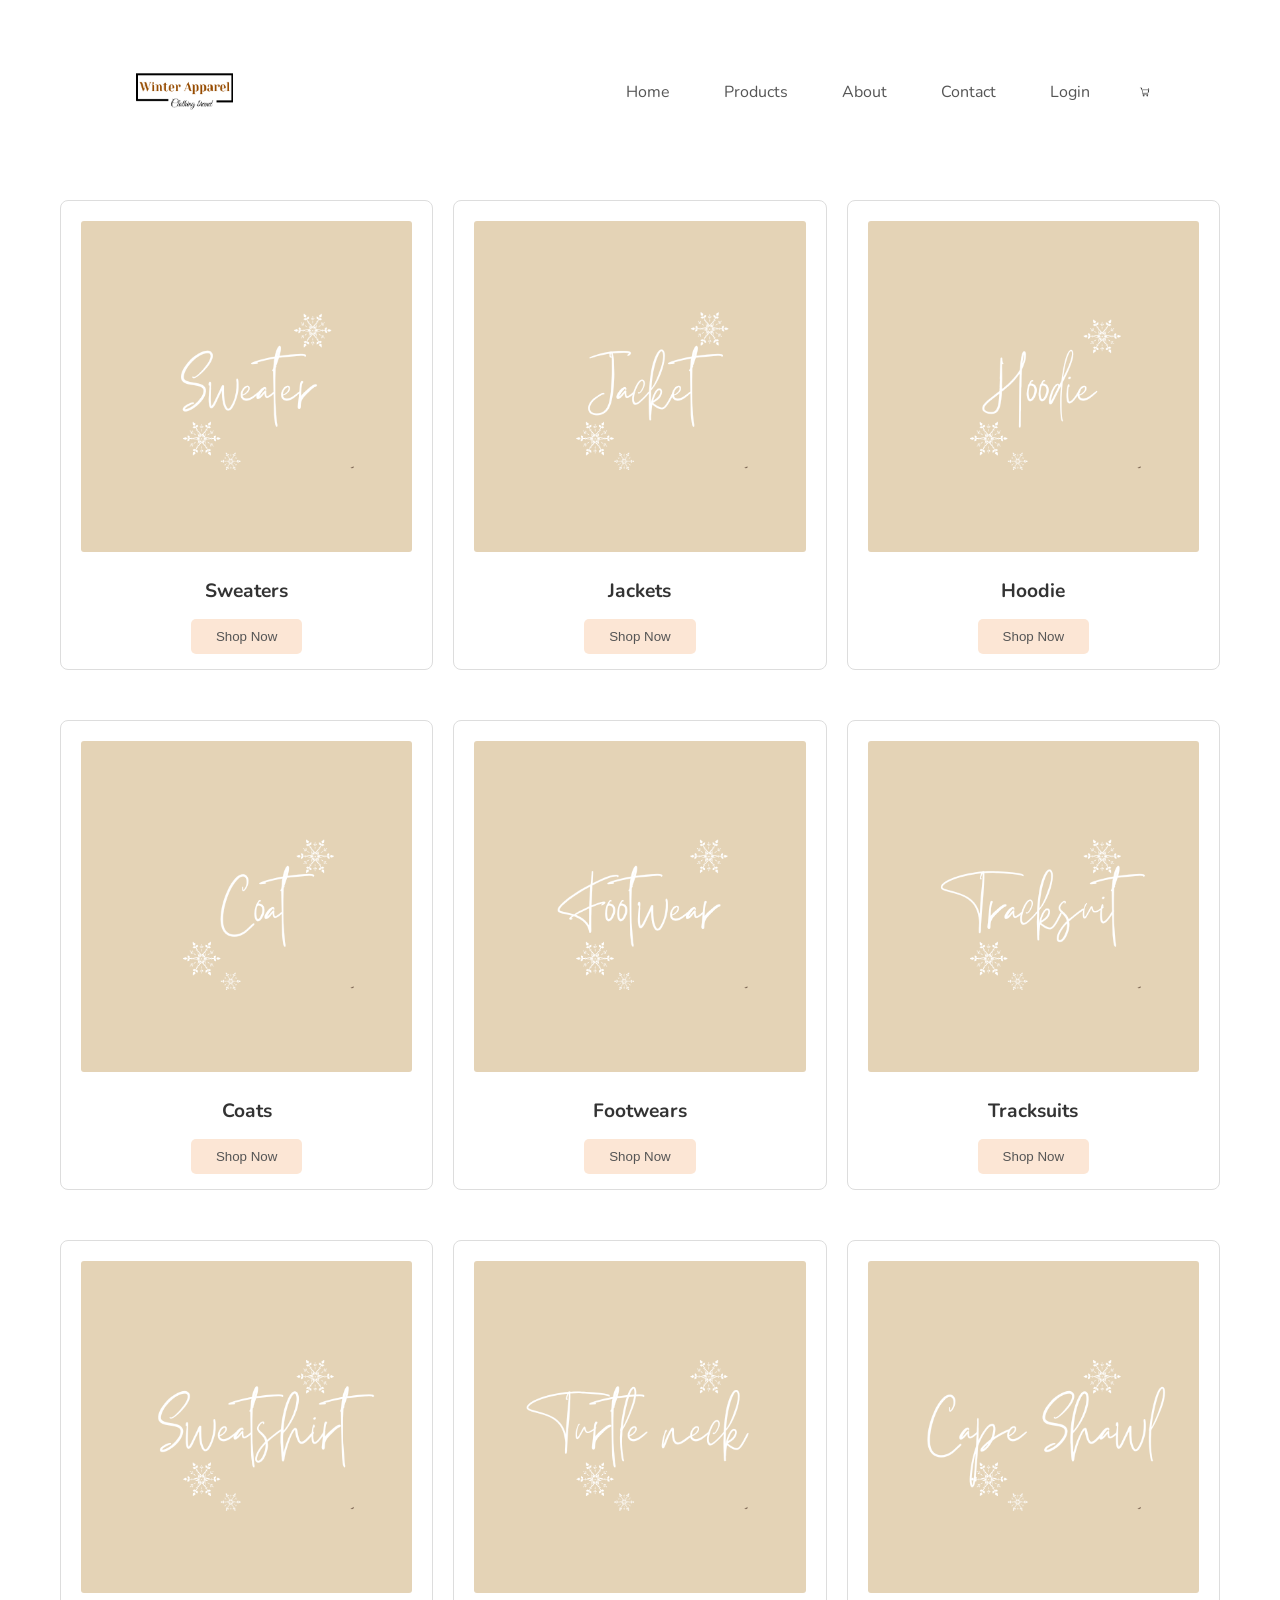
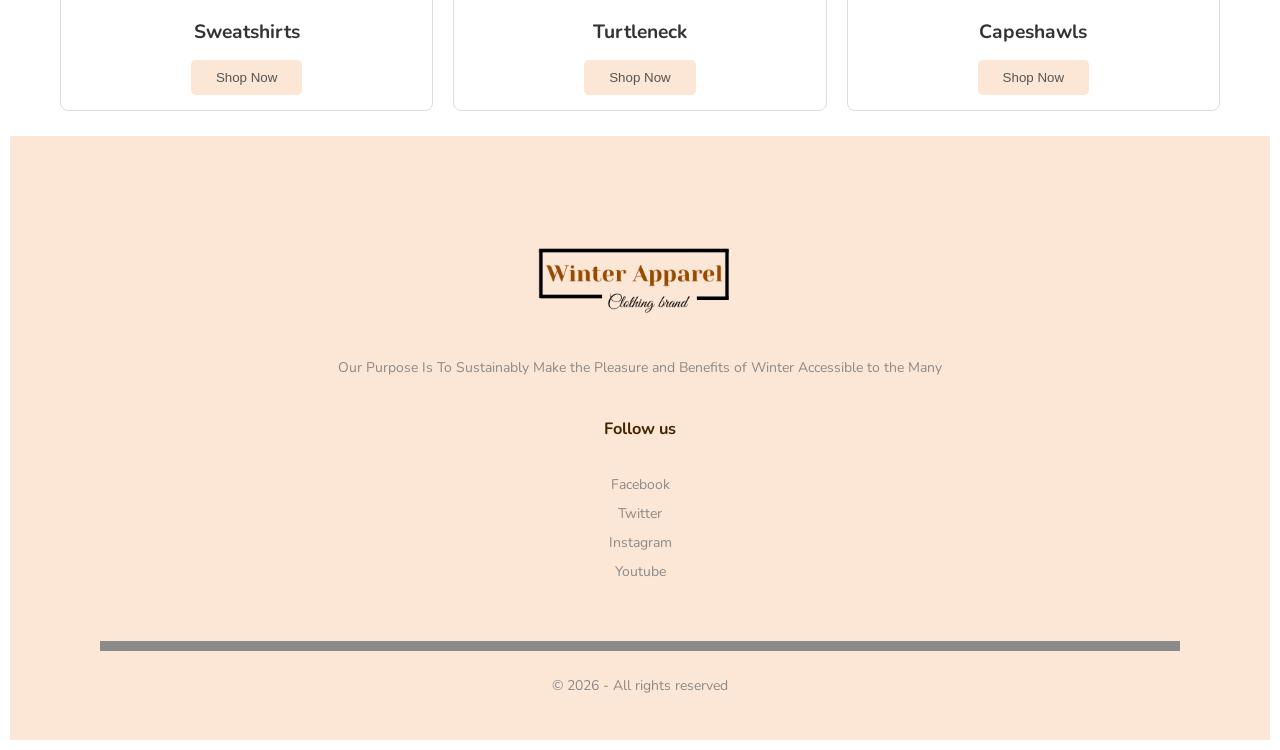
<file: products/product.html>
<!DOCTYPE html>
<html lang="en">
<head>
    <meta charset="UTF-8">
    <meta name="viewport" content="width=device-width, initial-scale=1.0">
    <title>Winter Apparel</title>
    <link rel="stylesheet" href="style.css">
    <link rel="shortcut icon" href="logo.png">
    <link rel="preconnect" href="https://fonts.googleapis.com">
    <link rel="preconnect" href="https://fonts.gstatic.com" crossorigin>
    <link href="https://fonts.googleapis.com/css2?family=Montserrat:ital,wght@0,100..900;1,100..900&family=Nunito:ital,wght@0,200..1000;1,200..1000&family=Raleway:ital,wght@0,100..900;1,100..900&display=swap" rel="stylesheet">
    <link rel="stylesheet" href="https://cdnjs.cloudflare.com/ajax/libs/font-awesome/4.7.0/css/font-awesome.min.css">
</head>
<body>
    <div class="header">
        <div class="container">
            <div class="navbar">
                <div class="logo">
                    <img src="logoo.png" width="125px">
                </div>
                <nav>
                    <ul id="MenuItems">
                    <li><a href=""><a href="C:\Users\User\OneDrive\Desktop\Coding\Web Development\Winter Apperal\index.html">Home</a></a></li>
                    <li><a href=""><a href="C:\Users\User\OneDrive\Desktop\Coding\Web Development\Winter Apperal\products\product.html">Products</a></a></li>
                    <li><a href=""><a href="C:\Users\User\OneDrive\Desktop\Coding\Web Development\Winter Apperal\About\about.html">About</a></a></li>
                    <li><a href=""><a href="C:\Users\User\OneDrive\Desktop\Coding\Web Development\Winter Apperal\Contact\contact.html">Contact</a></a></li>
                    <li><a href=""><a href="C:\Users\User\OneDrive\Desktop\Coding\Web Development\Winter Apperal\login\login.html">Login</a></a></li>
                </ul>
                </nav>
                <img src="cart.png" width="30px" height="30px">
            </div>
        </div>
    </div>
    <main>
        <section class="product-container">
            <div class="product">
                <img src="Sweater.png" alt="Product 1">
                <h2>Sweaters</h2>
                <button class="add-to-cart"><a href="C:\Users\User\OneDrive\Desktop\Coding\Web Development\Final website\products\sweater.html">Shop Now</a></button>
            </div>

            <div class="product">
                <img src="Jacket.png" alt="Product 2">
                <h2>Jackets</h2>
                <button class="add-to-cart"><a href="C:\Users\User\OneDrive\Desktop\Coding\Web Development\Final website\products\Jacket.html">Shop Now</a></button>
            </div>

            <div class="product">
                <img src="Hoodie.png" alt="Product 3">
                <h2>Hoodie</h2>
                <button class="add-to-cart"><a href="C:\Users\User\OneDrive\Desktop\Coding\Web Development\Final website\products\Hoodie.html">Shop Now</a></button>
            </div>
        </sectin>
    </main>
    <main>
        <section class="product-container">
            <div class="product">
                <img src="Coat.png" alt="Product 1">
                <h2>Coats</h2>
                <button class="add-to-cart"><a href="C:\Users\User\OneDrive\Desktop\Coding\Web Development\Final website\products\Coat.html">Shop Now</a></button>
            </div>

            <div class="product">
                <img src="Footwear.png" alt="Product 2">
                <h2>Footwears</h2>
                <button class="add-to-cart"><a href="C:\Users\User\OneDrive\Desktop\Coding\Web Development\Final website\products\Footwear.html">Shop Now</a></button>
            </div>

            <div class="product">
                <img src="Tracksuit.png" alt="Product 3">
                <h2>Tracksuits</h2>
                <button class="add-to-cart"><a href="C:\Users\User\OneDrive\Desktop\Coding\Web Development\Final website\products\Tracksuit.html">Shop Now</a></button>
            </div>
        </sectin>
    </main>
    <main>
        <section class="product-container">
            <div class="product">
                <img src="Sweatshirt.png" alt="Product 1">
                <h2>Sweatshirts</h2>
                <button class="add-to-cart"><a href="C:\Users\User\OneDrive\Desktop\Coding\Web Development\Final website\products\Sweatshirt.html">Shop Now</a></button>
            </div>

            <div class="product">
                <img src="Turtle neck.png" alt="Product 2">
                <h2>Turtleneck</h2>
                <button class="add-to-cart"><a href="C:\Users\User\OneDrive\Desktop\Coding\Web Development\Final website\products\Turtleneck.html">Shop Now</a></button>
            </div>

            <div class="product">
                <img src="Cape shawl.png" alt="Product 3">
                <h2>Capeshawls</h2>
                <button class="add-to-cart"><a href="C:\Users\User\OneDrive\Desktop\Coding\Web Development\Final website\products\Capeshawl.html">Shop Now</a></button>
            </div>
        </sectin>
    </main>
    <div class="footer">
        <div class="container">
            <div class="row">
                <div class="footer-col-2">
                    <img src="logooo.png">
                    <p>Our Purpose Is To Sustainably Make the Pleasure and Benefits of Winter Accessible
                    to the Many</p>
                </div>
                <div class="footer-col-3">
                    <h3>Follow us</h3>
                    <ul>
                        <li>Facebook</li>
                        <li>Twitter</li>
                        <li>Instagram</li>
                        <li>Youtube</li>
                    </ul>
                </div>
            </div>
            <hr>
            <p class="Copyright">© 2026 - All rights reserved</p>
        </div>
    </div>
<body>
</html>
</file>
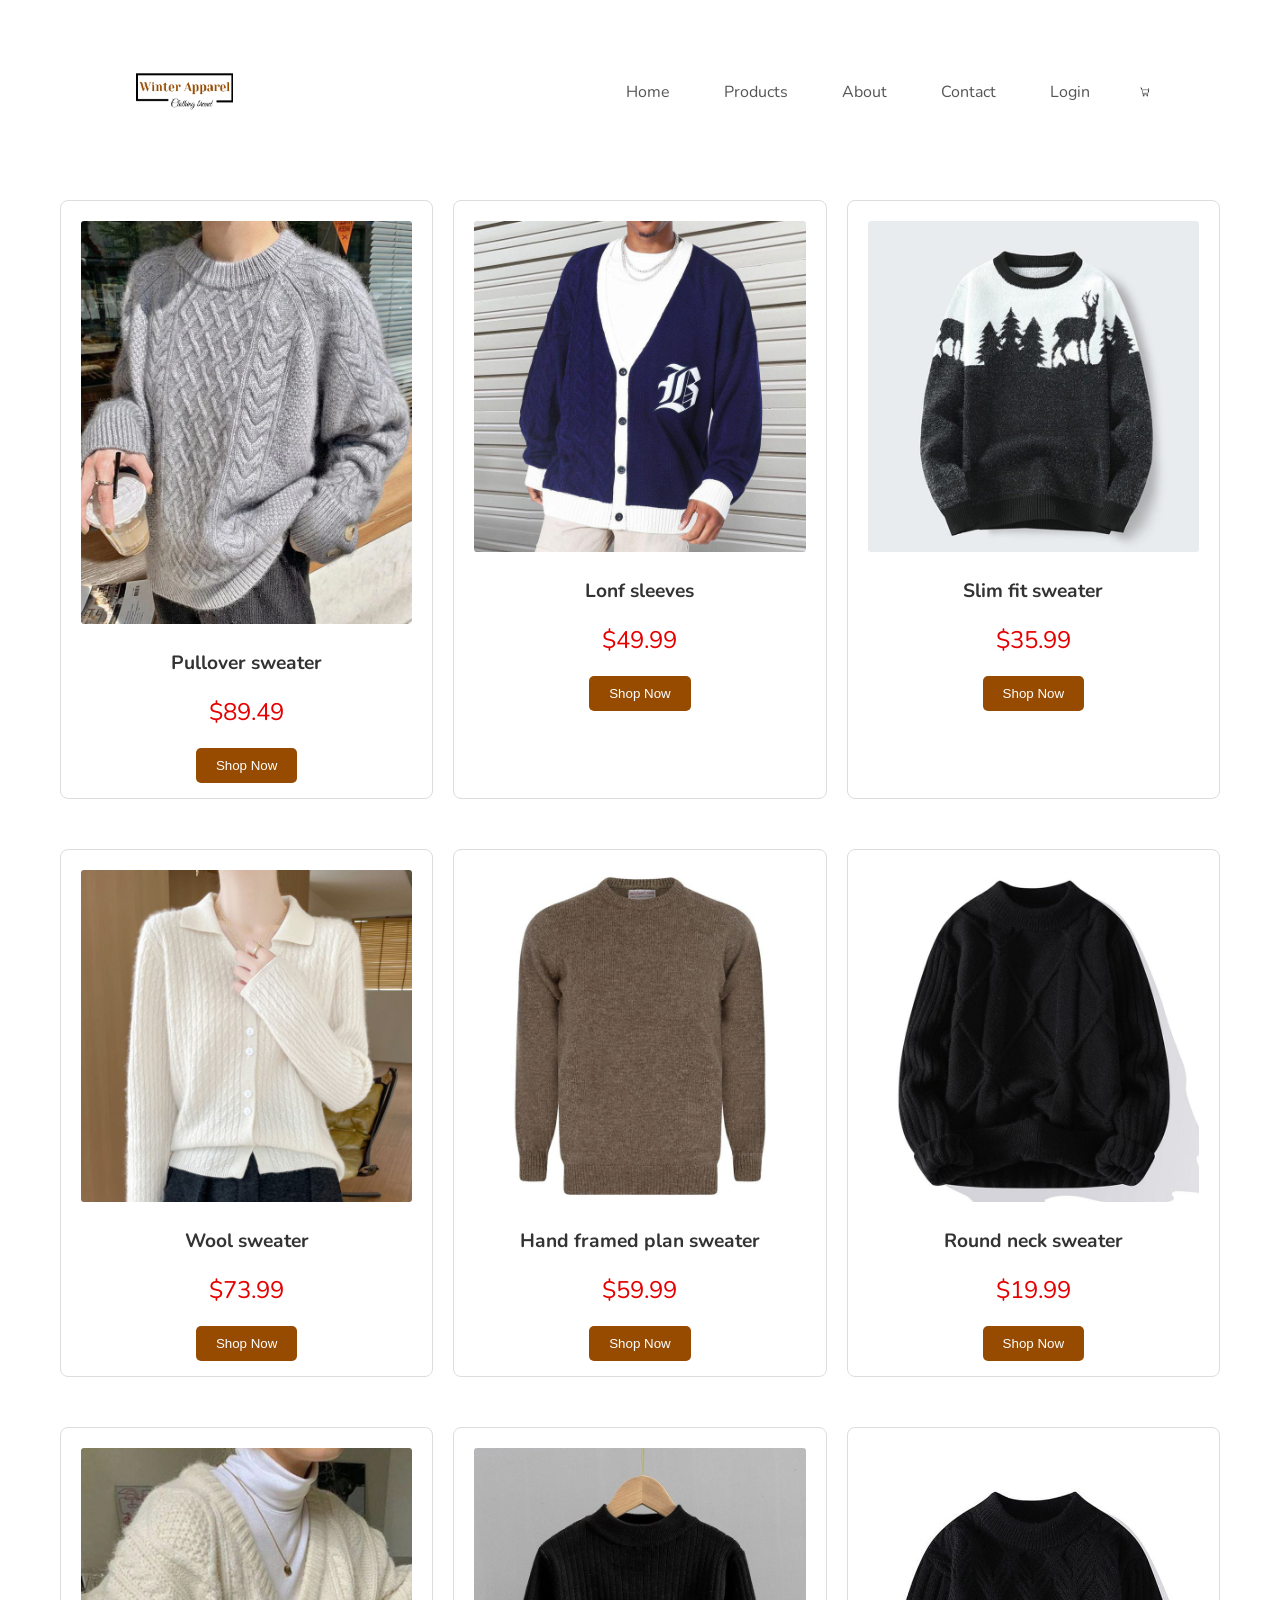
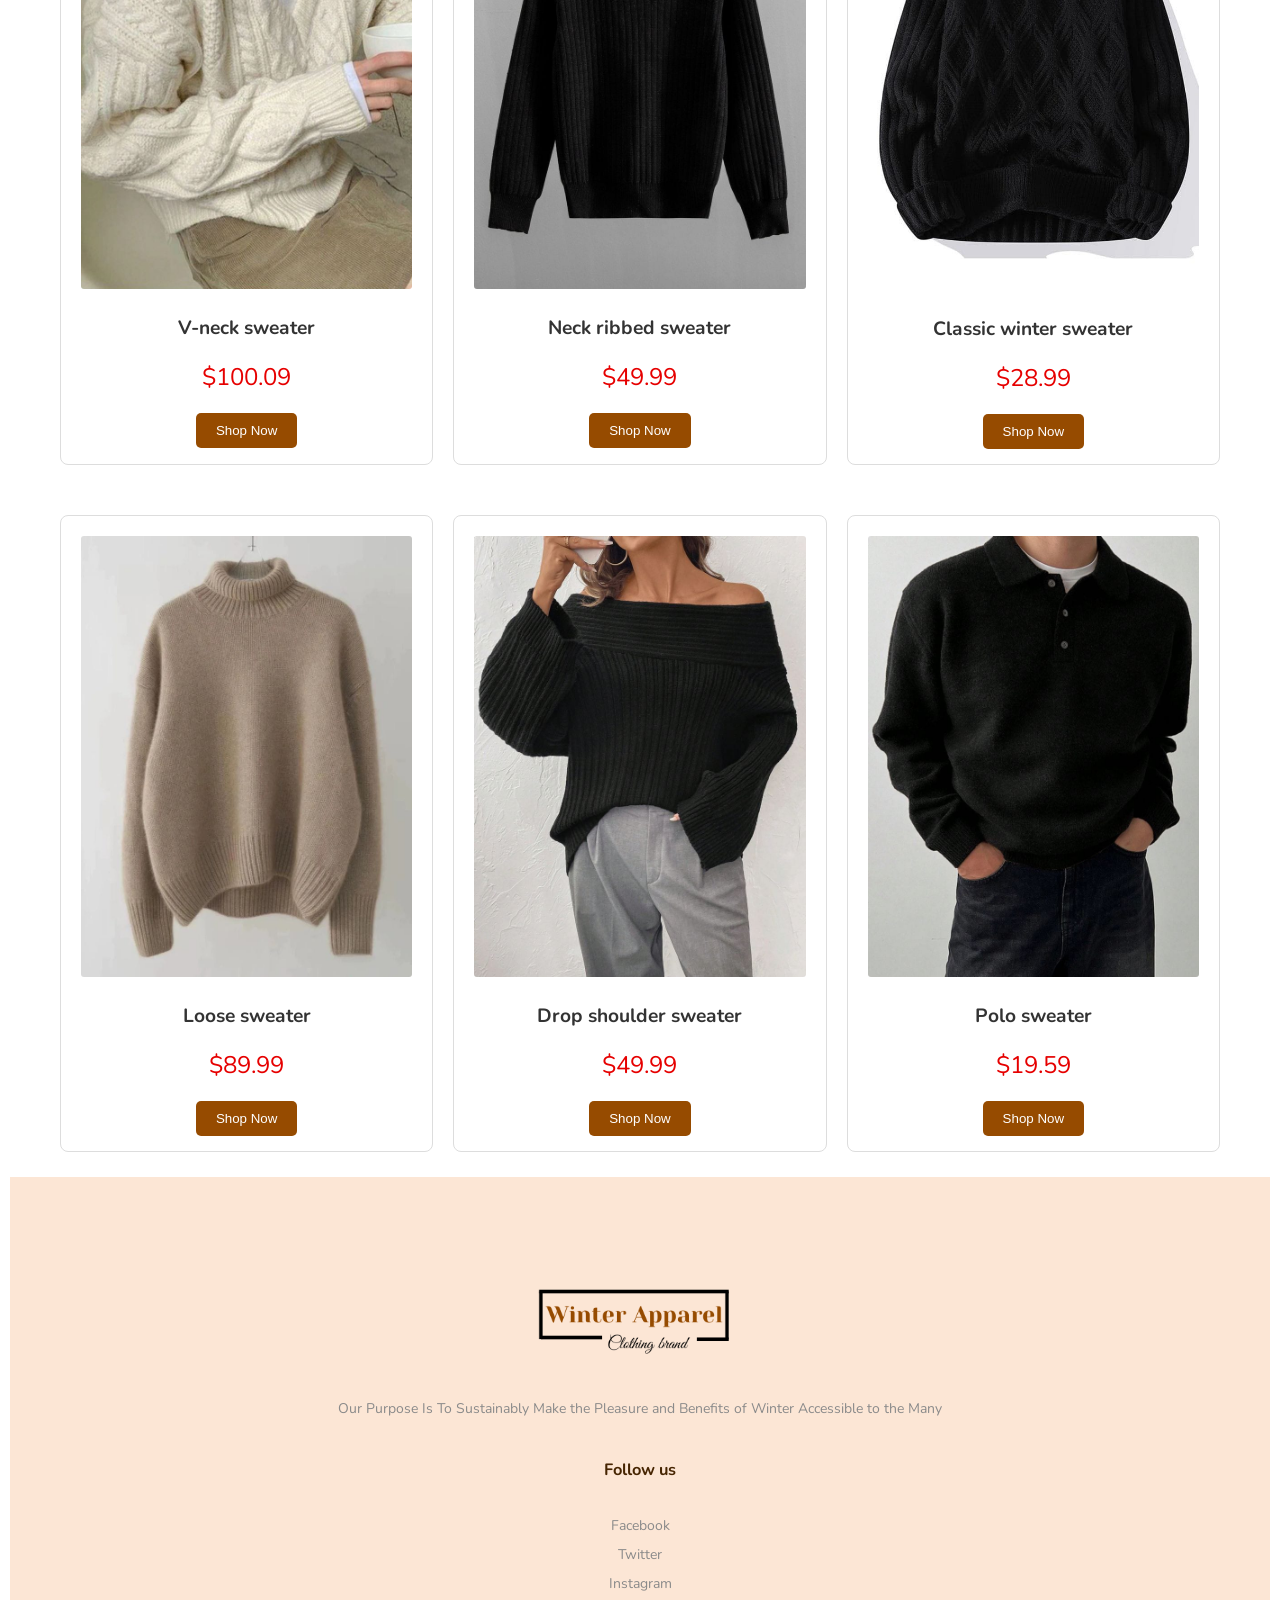
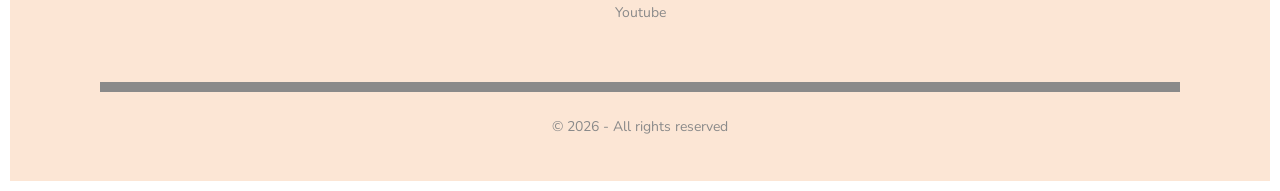
<file: products/sweater.html>
<!DOCTYPE html>
<html lang="en">
<head>
    <meta charset="UTF-8">
    <meta name="viewport" content="width=device-width, initial-scale=1.0">
    <title>Winter Apparel</title>
    <link rel="stylesheet" href="styles.css">
    <link rel="shortcut icon" href="logo.png">
    <link rel="preconnect" href="https://fonts.googleapis.com">
    <link rel="preconnect" href="https://fonts.gstatic.com" crossorigin>
    <link href="https://fonts.googleapis.com/css2?family=Montserrat:ital,wght@0,100..900;1,100..900&family=Nunito:ital,wght@0,200..1000;1,200..1000&family=Raleway:ital,wght@0,100..900;1,100..900&display=swap" rel="stylesheet">
    <link rel="stylesheet" href="https://cdnjs.cloudflare.com/ajax/libs/font-awesome/4.7.0/css/font-awesome.min.css">
</head>
<body>
    <div class="header">
        <div class="container">
            <div class="navbar">
                <div class="logo">
                    <img src="logoo.png" width="125px">
                </div>
                <nav>
                    <ul id="MenuItems">
                    <li><a href=""><a href="C:\Users\User\Desktop\Final website\index.html">Home</a></a></li>
                    <li><a href=""><a href="C:\Users\User\OneDrive\Desktop\Coding\Web Development\Final website\products\product.html">Products</a></a></li>
                    <li><a href=""><a href="C:\Users\User\OneDrive\Desktop\Coding\Web Development\Final website\About\about.html">About</a></a></li>
                    <li><a href=""><a href="C:\Users\User\OneDrive\Desktop\Coding\Web Development\Final website\Contact\contact.html">Contact</a></a></li>
                    <li><a href=""><a href="C:\Users\User\OneDrive\Desktop\Coding\Web Development\Final website\login\login.html">Login</a></a></li>
                </ul>
                </nav>
                <img src="cart.png" width="30px" height="30px">
            </div>
        </div>
    </div>
    <main>
        <section class="product-container">
            <div class="product">
                <img src="i.jpg" alt="Product 1">
                <h2>Pullover sweater</h2>
                <p class="price">$89.49</p>
                <button class="add-to-cart">Shop Now</button>
            </div>

            <div class="product">
                <img src="b.jpg" alt="Product 2">
                <h2>Lonf sleeves</h2>
                <p class="price">$49.99</p>
                <button class="add-to-cart">Shop Now</button>
            </div>

            <div class="product">
                <img src="c.jpg" alt="Product 3">
                <h2>Slim fit sweater</h2>
                <p class="price">$35.99</p>
                <button class="add-to-cart">Shop Now</button>
            </div>
        </sectin>
    </main>
    <main>
        <section class="product-container">
            <div class="product">
                <img src="l.jpg" alt="Product 1">
                <h2>Wool sweater</h2>
                <p class="price">$73.99</p>
                <button class="add-to-cart">Shop Now</button>
            </div>

            <div class="product">
                <img src="e.jpg" alt="Product 2">
                <h2>Hand framed plan sweater</h2>
                <p class="price">$59.99</p>
                <button class="add-to-cart">Shop Now</button>
            </div>

            <div class="product">
                <img src="f.jpg" alt="Product 3">
                <h2>Round neck sweater</h2>
                <p class="price">$19.99</p>
                <button class="add-to-cart">Shop Now</button>
            </div>
        </sectin>
    </main>
    <main>
        <section class="product-container">
            <div class="product">
                <img src="g.jpg" alt="Product 1">
                <h2>V-neck sweater</h2>
                <p class="price">$100.09</p>
                <button class="add-to-cart">Shop Now</button>
            </div>

            <div class="product">
                <img src="a.jpg" alt="Product 2">
                <h2>Neck ribbed sweater</h2>
                <p class="price">$49.99</p>
                <button class="add-to-cart">Shop Now</button>
            </div>

            <div class="product">
                <img src="h.jpg" alt="Product 3">
                <h2>Classic winter sweater</h2>
                <p class="price">$28.99</p>
                <button class="add-to-cart">Shop Now</button>
            </div>
        </sectin>
    </main>
    <main>
        <section class="product-container">
            <div class="product">
                <img src="j.jpg" alt="Product 1">
                <h2>Loose sweater</h2>
                <p class="price">$89.99</p>
                <button class="add-to-cart">Shop Now</button>
            </div>

            <div class="product">
                <img src="k.jpg" alt="Product 2">
                <h2>Drop shoulder sweater</h2>
                <p class="price">$49.99</p>
                <button class="add-to-cart">Shop Now</button>
            </div>

            <div class="product">
                <img src="d.jpg" alt="Product 3">
                <h2>Polo sweater</h2>
                <p class="price">$19.59</p>
                <button class="add-to-cart">Shop Now</button>
            </div>
        </sectin>
    </main>
    <div class="footer">
        <div class="container">
            <div class="row">
                <div class="footer-col-2">
                    <img src="logooo.png">
                    <p>Our Purpose Is To Sustainably Make the Pleasure and Benefits of Winter Accessible
                    to the Many</p>
                </div>
                <div class="footer-col-3">
                    <h3>Follow us</h3>
                    <ul>
                        <li>Facebook</li>
                        <li>Twitter</li>
                        <li>Instagram</li>
                        <li>Youtube</li>
                    </ul>
                </div>
            </div>
            <hr>
            <p class="Copyright">© 2026 - All rights reserved</p>
        </div>
    </div>
<body>
</html>
</file>
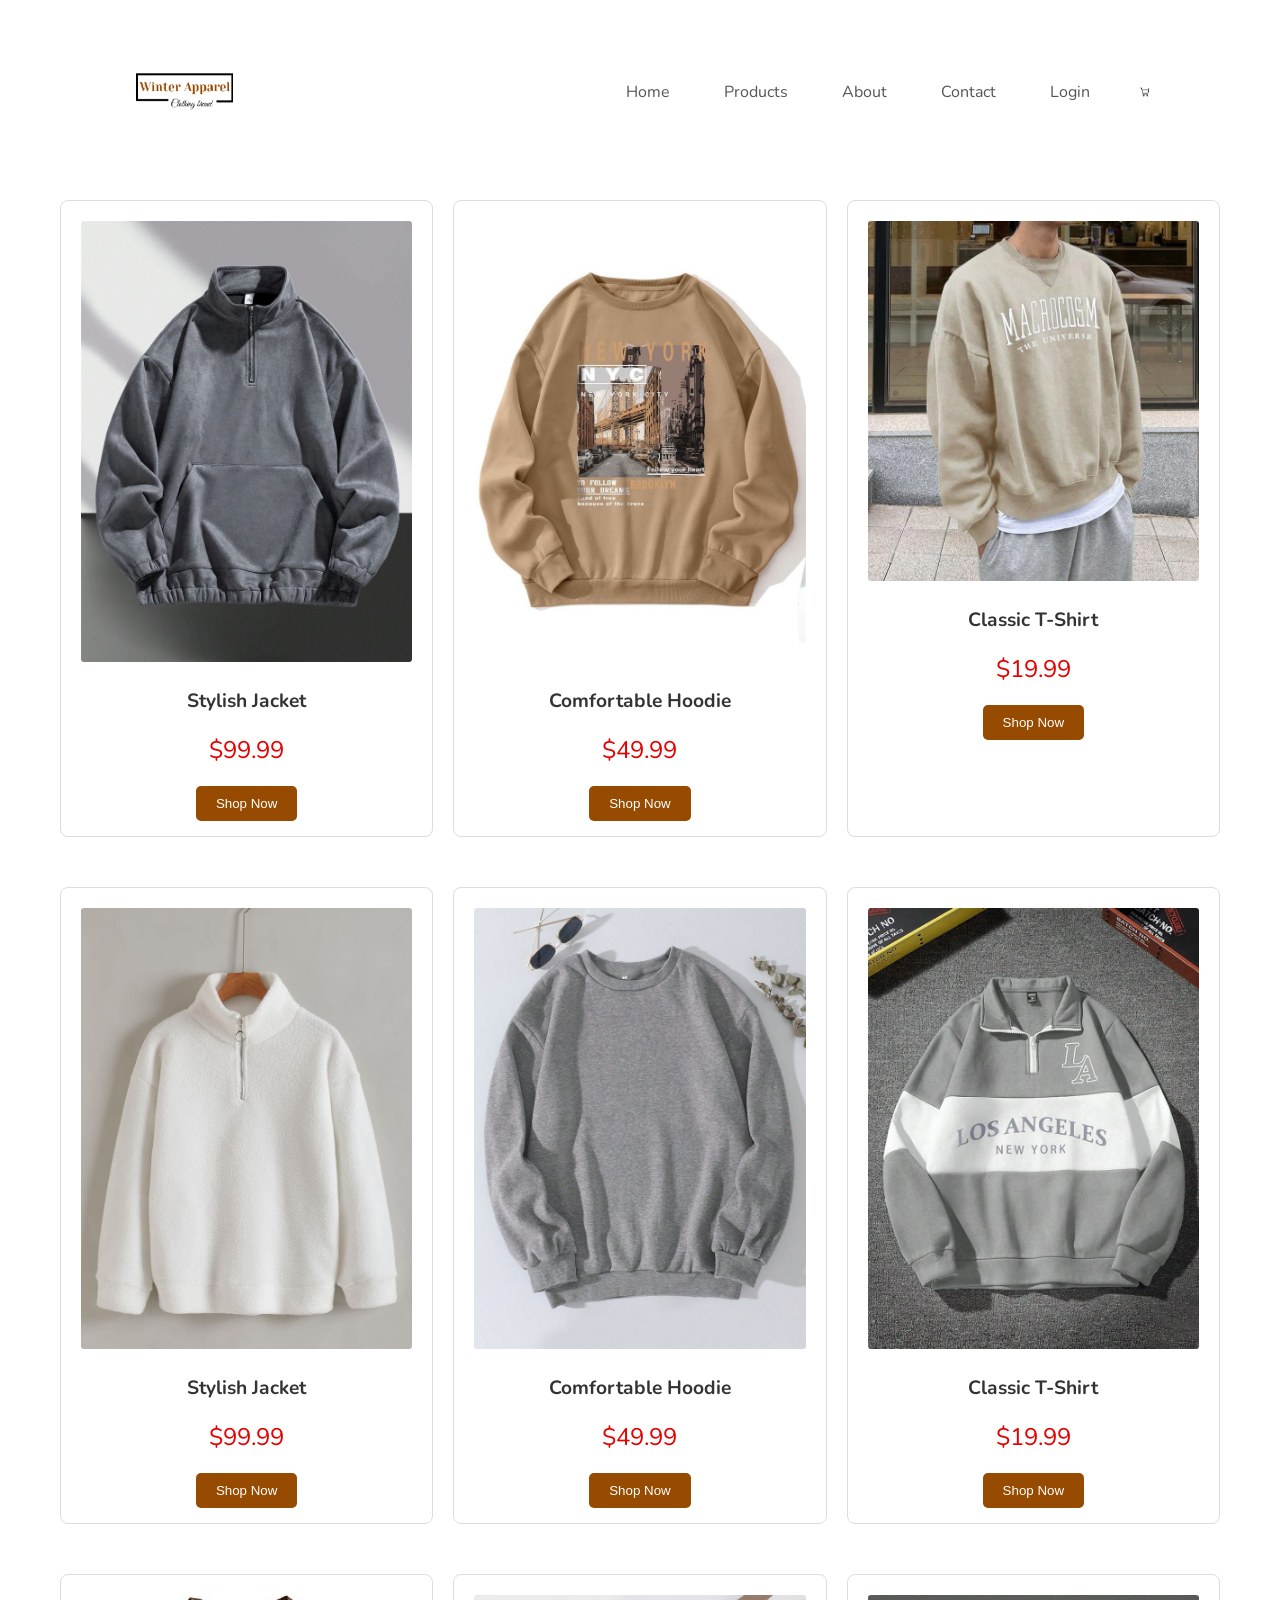
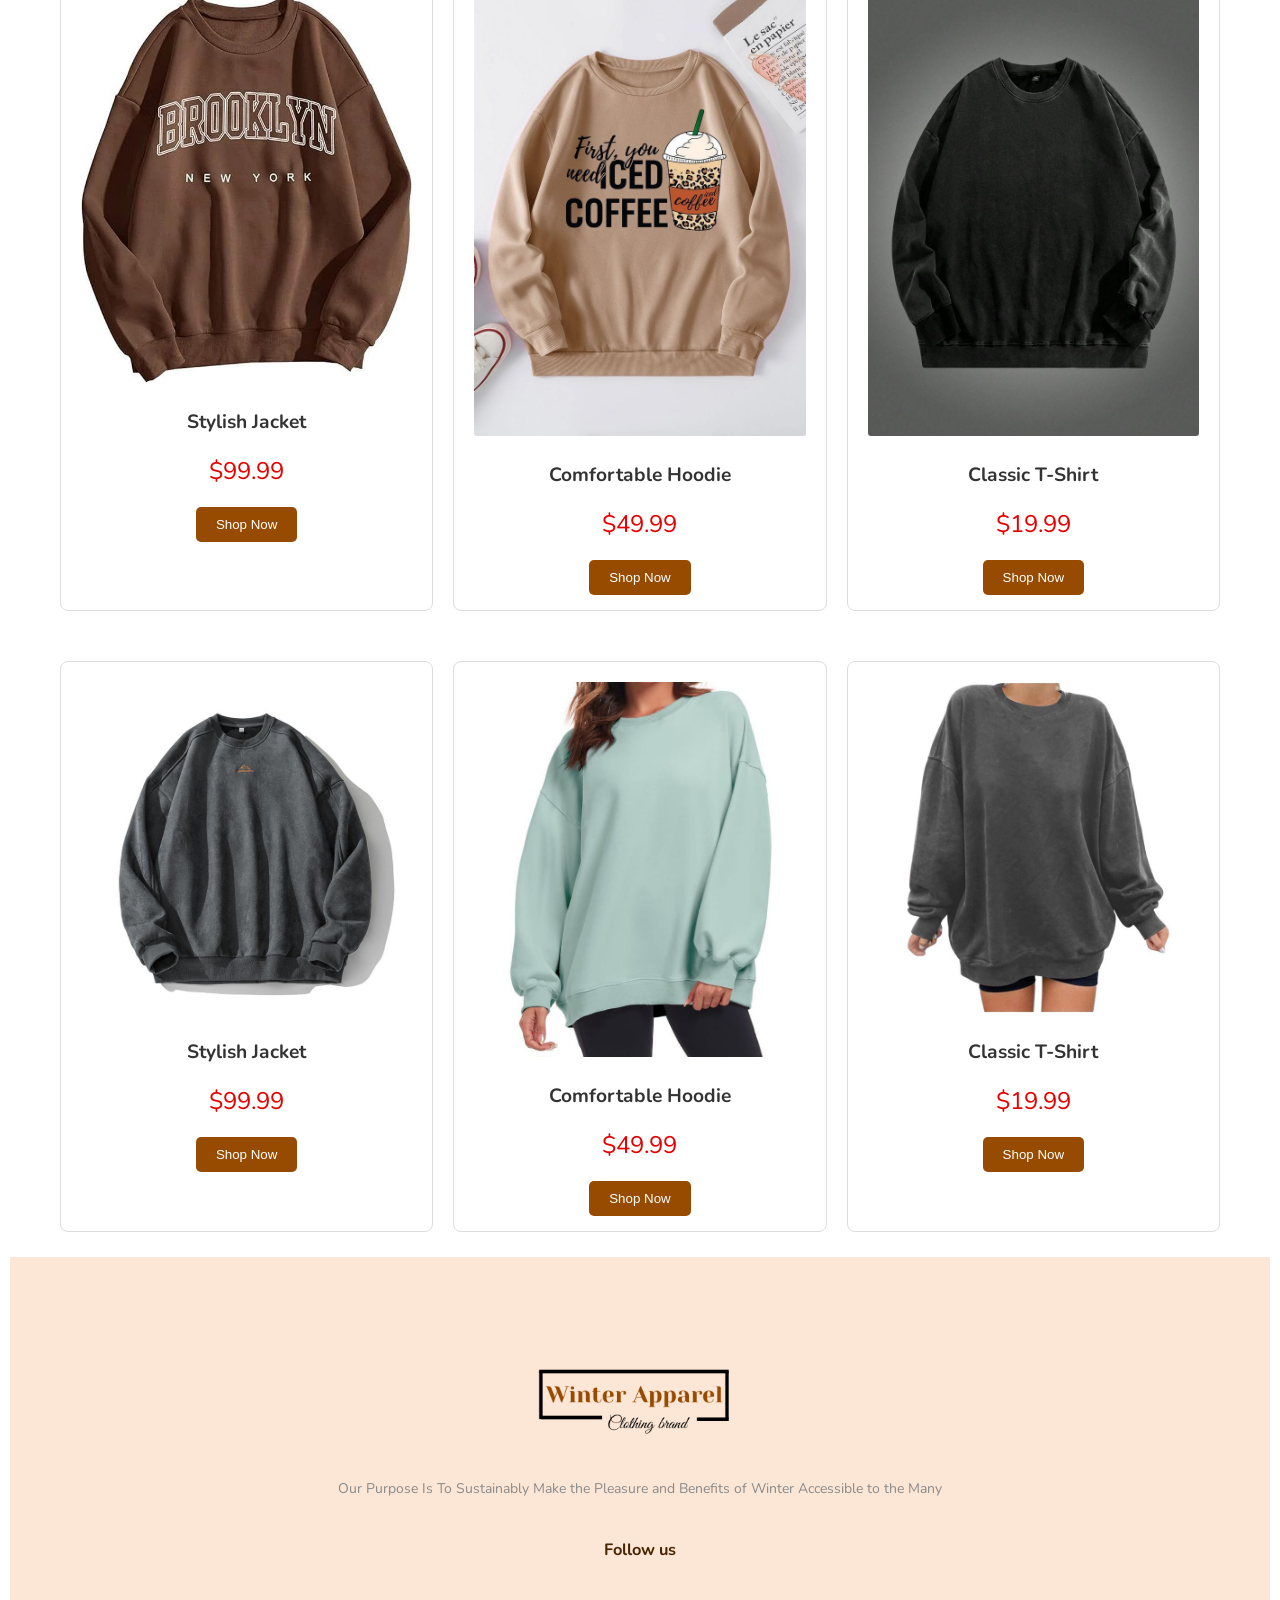
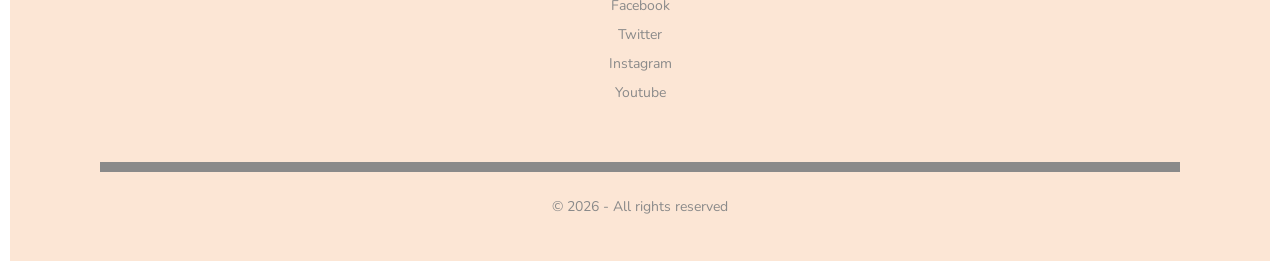
<file: products/Sweatshirt.html>
<!DOCTYPE html>
<html lang="en">
<head>
    <meta charset="UTF-8">
    <meta name="viewport" content="width=device-width, initial-scale=1.0">
    <title>Winter Apparel</title>
    <link rel="stylesheet" href="styles.css">
    <link rel="shortcut icon" href="logo.png">
    <link rel="preconnect" href="https://fonts.googleapis.com">
    <link rel="preconnect" href="https://fonts.gstatic.com" crossorigin>
    <link href="https://fonts.googleapis.com/css2?family=Montserrat:ital,wght@0,100..900;1,100..900&family=Nunito:ital,wght@0,200..1000;1,200..1000&family=Raleway:ital,wght@0,100..900;1,100..900&display=swap" rel="stylesheet">
    <link rel="stylesheet" href="https://cdnjs.cloudflare.com/ajax/libs/font-awesome/4.7.0/css/font-awesome.min.css">
</head>
<body>
    <div class="header">
        <div class="container">
            <div class="navbar">
                <div class="logo">
                    <img src="logoo.png" width="125px">
                </div>
                <nav>
                    <ul id="MenuItems">
                    <li><a href=""><a href="C:\Users\User\Desktop\Final website\index.html">Home</a></a></li>
                    <li><a href=""><a href="C:\Users\User\OneDrive\Desktop\Coding\Web Development\Final website\products\product.html">Products</a></a></li>
                    <li><a href=""><a href="C:\Users\User\OneDrive\Desktop\Coding\Web Development\Final website\About\about.html">About</a></a></li>
                    <li><a href=""><a href="C:\Users\User\OneDrive\Desktop\Coding\Web Development\Final website\Contact\contact.html">Contact</a></a></li>
                    <li><a href=""><a href="C:\Users\User\OneDrive\Desktop\Coding\Web Development\Final website\login\login.html">Login</a></a></li>
                </ul>
                </nav>
                <img src="cart.png" width="30px" height="30px">
            </div>
        </div>
    </div>
    <main>
        <section class="product-container">
            <div class="product">
                <img src="f1.jpg" alt="Product 1">
                <h2>Stylish Jacket</h2>
                <p class="price">$99.99</p>
                <button class="add-to-cart">Shop Now</button>
            </div>

            <div class="product">
                <img src="f2.jpg" alt="Product 2">
                <h2>Comfortable Hoodie</h2>
                <p class="price">$49.99</p>
                <button class="add-to-cart">Shop Now</button>
            </div>

            <div class="product">
                <img src="f3.jpg" alt="Product 3">
                <h2>Classic T-Shirt</h2>
                <p class="price">$19.99</p>
                <button class="add-to-cart">Shop Now</button>
            </div>
        </sectin>
    </main>
    <main>
        <section class="product-container">
            <div class="product">
                <img src="f9.jpg" alt="Product 1">
                <h2>Stylish Jacket</h2>
                <p class="price">$99.99</p>
                <button class="add-to-cart">Shop Now</button>
            </div>

            <div class="product">
                <img src="f10.jpg" alt="Product 2">
                <h2>Comfortable Hoodie</h2>
                <p class="price">$49.99</p>
                <button class="add-to-cart">Shop Now</button>
            </div>

            <div class="product">
                <img src="f6.jpg" alt="Product 3">
                <h2>Classic T-Shirt</h2>
                <p class="price">$19.99</p>
                <button class="add-to-cart">Shop Now</button>
            </div>
        </sectin>
    </main>
    <main>
        <section class="product-container">
            <div class="product">
                <img src="f11.jpg" alt="Product 1">
                <h2>Stylish Jacket</h2>
                <p class="price">$99.99</p>
                <button class="add-to-cart">Shop Now</button>
            </div>

            <div class="product">
                <img src="f8.jpg" alt="Product 2">
                <h2>Comfortable Hoodie</h2>
                <p class="price">$49.99</p>
                <button class="add-to-cart">Shop Now</button>
            </div>

            <div class="product">
                <img src="f5.jpg" alt="Product 3">
                <h2>Classic T-Shirt</h2>
                <p class="price">$19.99</p>
                <button class="add-to-cart">Shop Now</button>
            </div>
        </sectin>
    </main>
    <main>
        <section class="product-container">
            <div class="product">
                <img src="f4.jpg" alt="Product 1">
                <h2>Stylish Jacket</h2>
                <p class="price">$99.99</p>
                <button class="add-to-cart">Shop Now</button>
            </div>

            <div class="product">
                <img src="f7.jpg" alt="Product 2">
                <h2>Comfortable Hoodie</h2>
                <p class="price">$49.99</p>
                <button class="add-to-cart">Shop Now</button>
            </div>

            <div class="product">
                <img src="f12.jpg" alt="Product 3">
                <h2>Classic T-Shirt</h2>
                <p class="price">$19.99</p>
                <button class="add-to-cart">Shop Now</button>
            </div>
        </sectin>
    </main>
    <div class="footer">
        <div class="container">
            <div class="row">
                <div class="footer-col-2">
                    <img src="logooo.png">
                    <p>Our Purpose Is To Sustainably Make the Pleasure and Benefits of Winter Accessible
                    to the Many</p>
                </div>
                <div class="footer-col-3">
                    <h3>Follow us</h3>
                    <ul>
                        <li>Facebook</li>
                        <li>Twitter</li>
                        <li>Instagram</li>
                        <li>Youtube</li>
                    </ul>
                </div>
            </div>
            <hr>
            <p class="Copyright">© 2026 - All rights reserved</p>
        </div>
    </div>
<body>
</html>
</file>
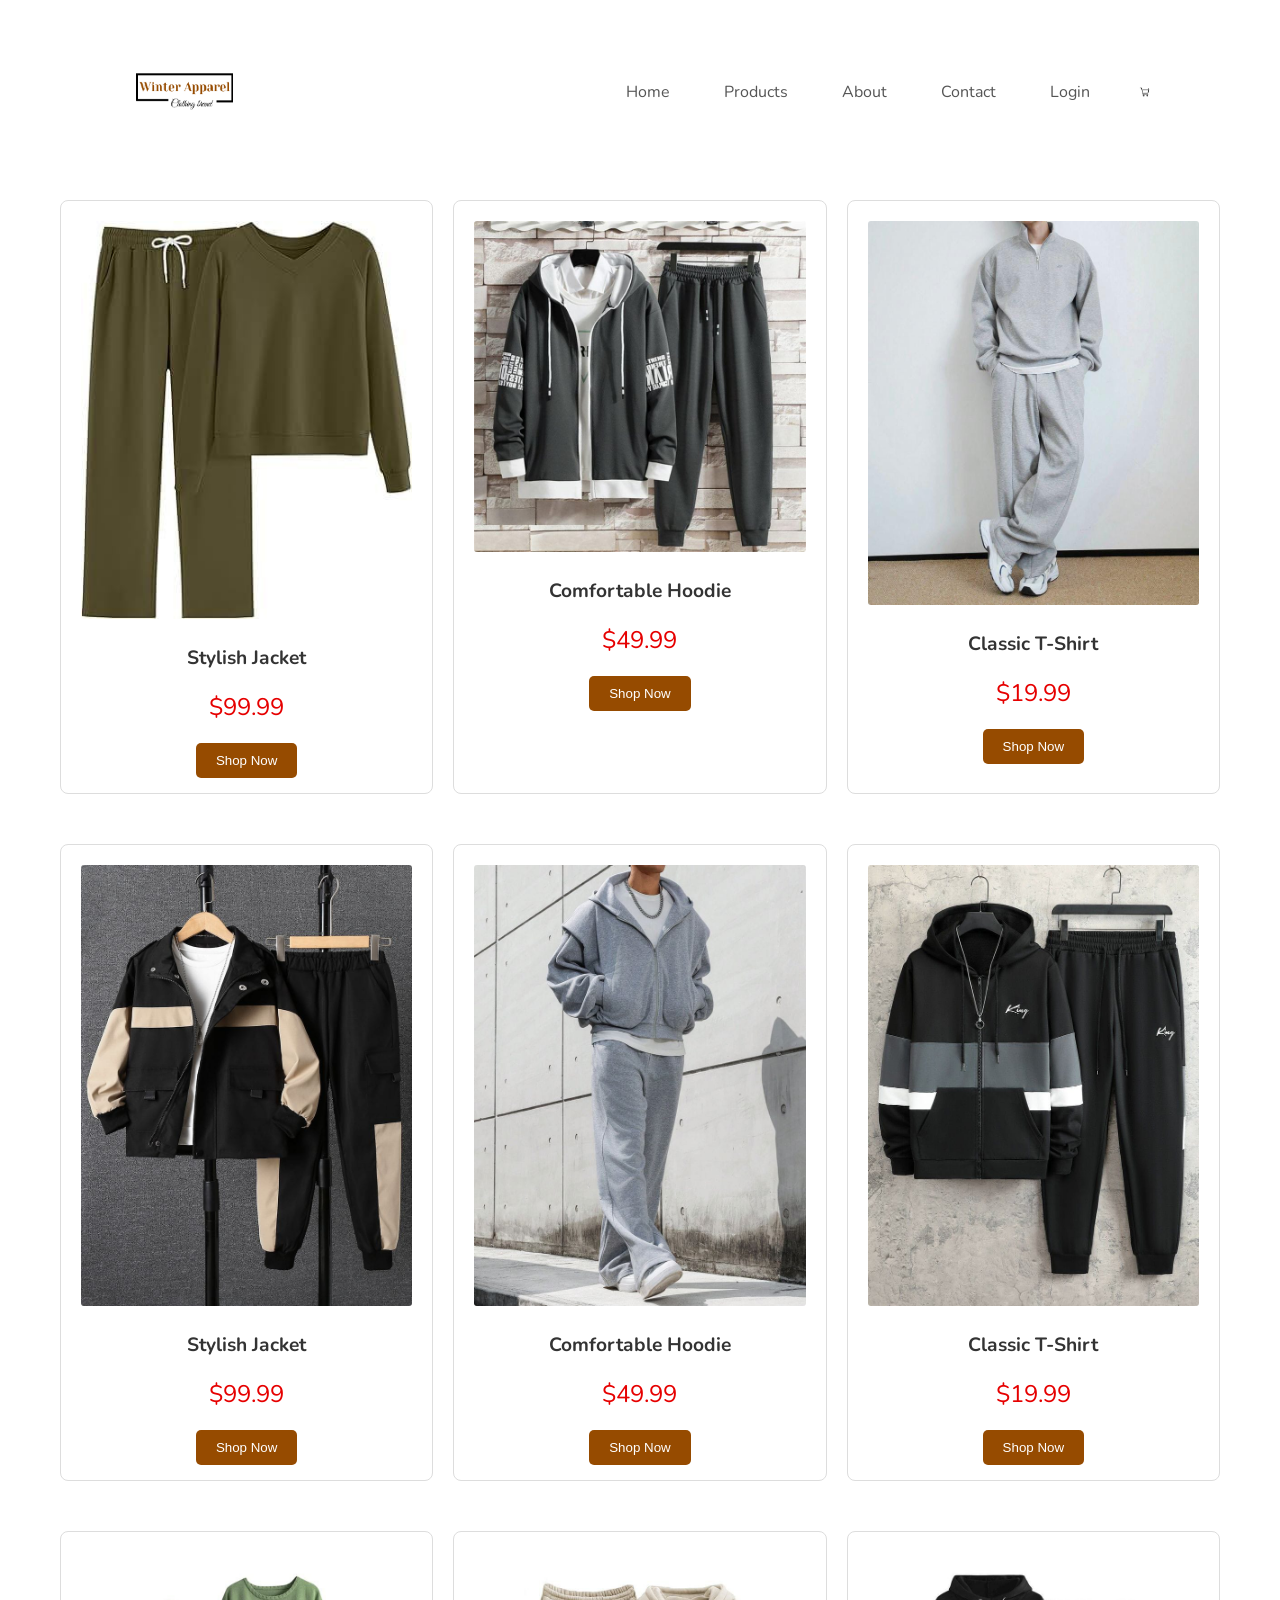
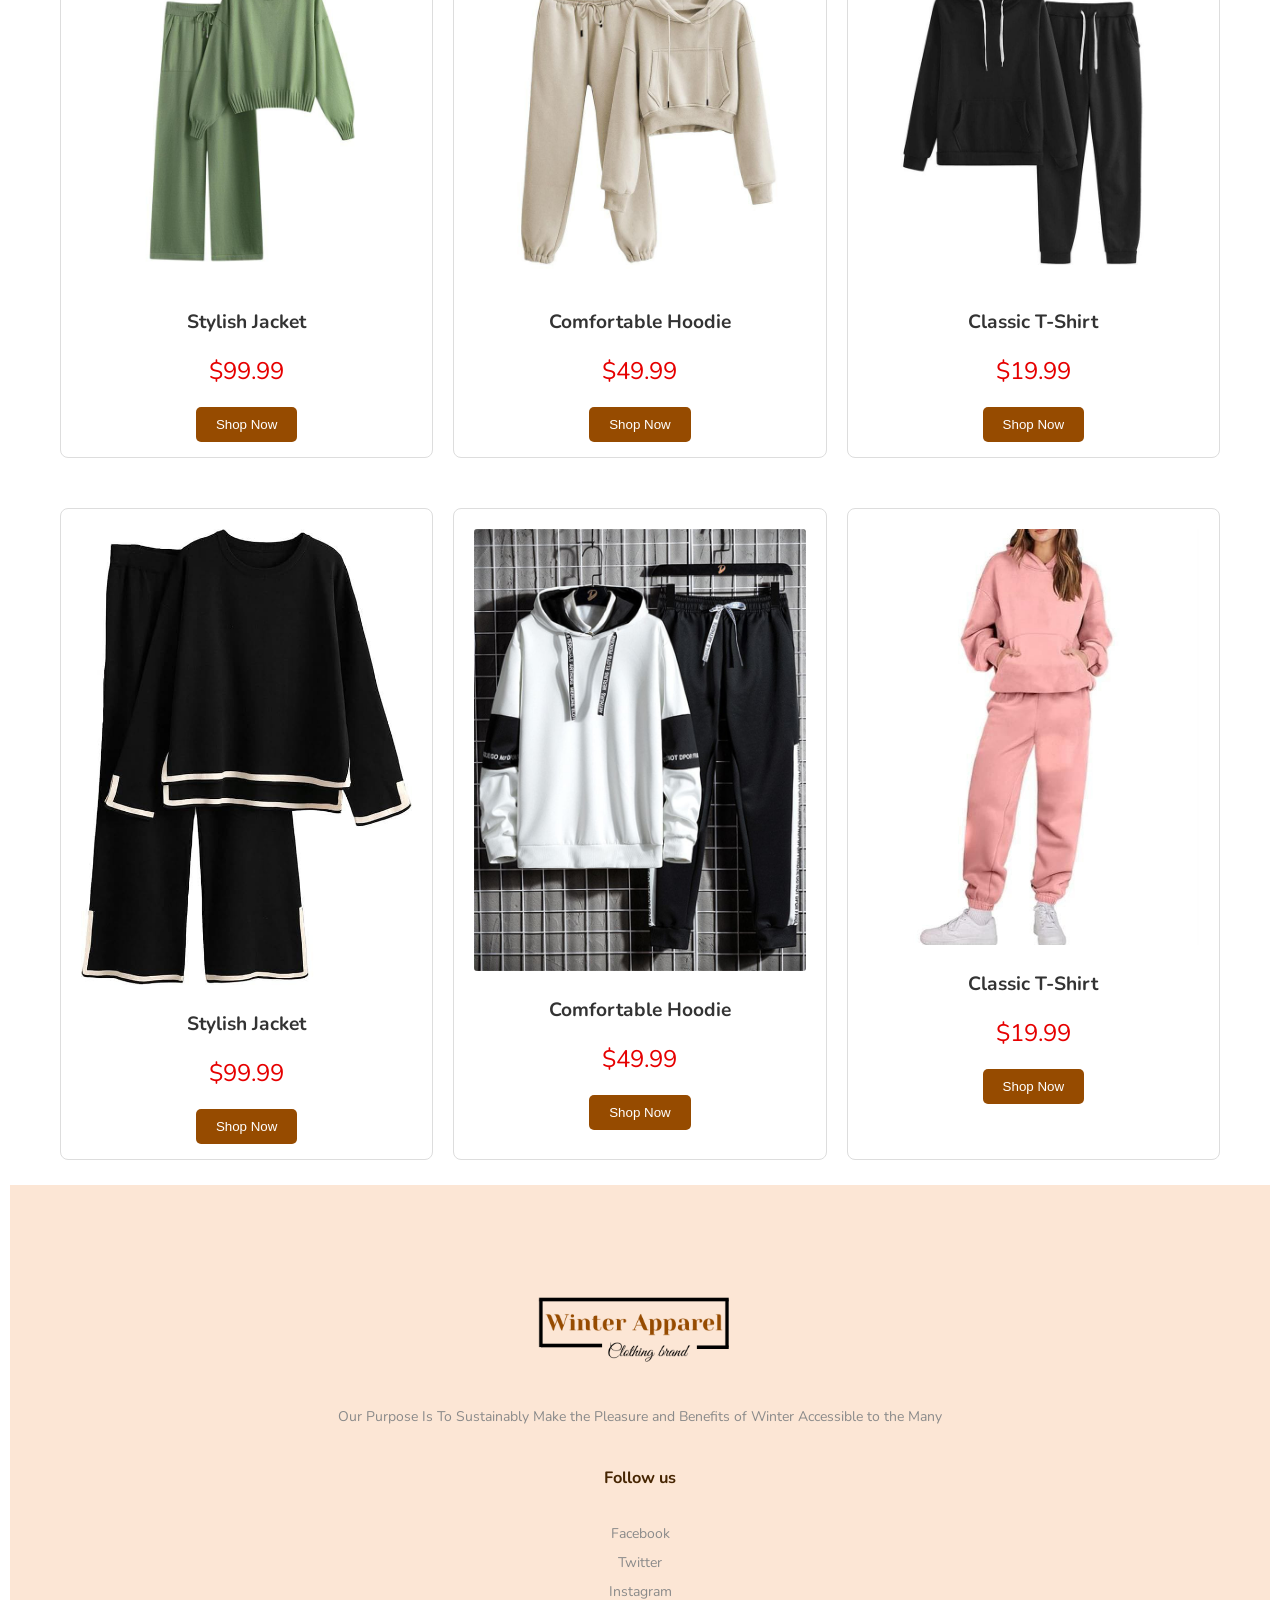
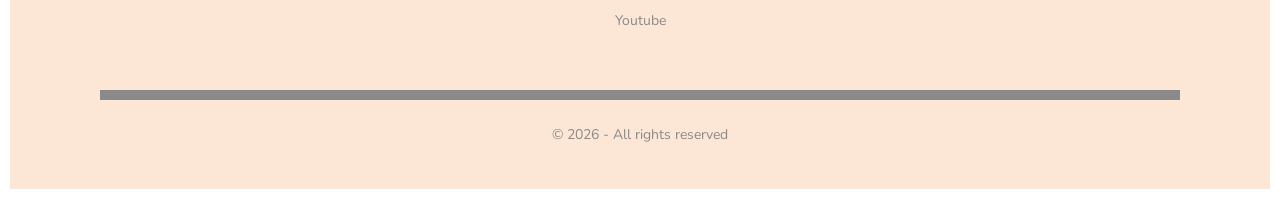
<file: products/Tracksuit.html>
<!DOCTYPE html>
<html lang="en">
<head>
    <meta charset="UTF-8">
    <meta name="viewport" content="width=device-width, initial-scale=1.0">
    <title>Winter Apparel</title>
    <link rel="stylesheet" href="styles.css">
    <link rel="shortcut icon" href="logo.png">
    <link rel="preconnect" href="https://fonts.googleapis.com">
    <link rel="preconnect" href="https://fonts.gstatic.com" crossorigin>
    <link href="https://fonts.googleapis.com/css2?family=Montserrat:ital,wght@0,100..900;1,100..900&family=Nunito:ital,wght@0,200..1000;1,200..1000&family=Raleway:ital,wght@0,100..900;1,100..900&display=swap" rel="stylesheet">
    <link rel="stylesheet" href="https://cdnjs.cloudflare.com/ajax/libs/font-awesome/4.7.0/css/font-awesome.min.css">
</head>
<body>
    <div class="header">
        <div class="container">
            <div class="navbar">
                <div class="logo">
                    <img src="logoo.png" width="125px">
                </div>
                <nav>
                    <ul id="MenuItems">
                    <li><a href=""><a href="C:\Users\User\Desktop\Final website\index.html">Home</a></a></li>
                    <li><a href=""><a href="C:\Users\User\OneDrive\Desktop\Coding\Web Development\Final website\products\product.html">Products</a></a></li>
                    <li><a href=""><a href="C:\Users\User\OneDrive\Desktop\Coding\Web Development\Final website\About\about.html">About</a></a></li>
                    <li><a href=""><a href="C:\Users\User\OneDrive\Desktop\Coding\Web Development\Final website\Contact\contact.html">Contact</a></a></li>
                    <li><a href=""><a href="C:\Users\User\OneDrive\Desktop\Coding\Web Development\Final website\login\login.html">Login</a></a></li>
                </ul>
                </nav>
                <img src="cart.png" width="30px" height="30px">
            </div>
        </div>
    </div>
    <main>
        <section class="product-container">
            <div class="product">
                <img src="e11.jpg" alt="Product 1">
                <h2>Stylish Jacket</h2>
                <p class="price">$99.99</p>
                <button class="add-to-cart">Shop Now</button>
            </div>

            <div class="product">
                <img src="e2.jpg" alt="Product 2">
                <h2>Comfortable Hoodie</h2>
                <p class="price">$49.99</p>
                <button class="add-to-cart">Shop Now</button>
            </div>

            <div class="product">
                <img src="e4.jpg" alt="Product 3">
                <h2>Classic T-Shirt</h2>
                <p class="price">$19.99</p>
                <button class="add-to-cart">Shop Now</button>
            </div>
        </sectin>
    </main>
    <main>
        <section class="product-container">
            <div class="product">
                <img src="e1.jpg" alt="Product 1">
                <h2>Stylish Jacket</h2>
                <p class="price">$99.99</p>
                <button class="add-to-cart">Shop Now</button>
            </div>

            <div class="product">
                <img src="e5.jpg" alt="Product 2">
                <h2>Comfortable Hoodie</h2>
                <p class="price">$49.99</p>
                <button class="add-to-cart">Shop Now</button>
            </div>

            <div class="product">
                <img src="e6.jpg" alt="Product 3">
                <h2>Classic T-Shirt</h2>
                <p class="price">$19.99</p>
                <button class="add-to-cart">Shop Now</button>
            </div>
        </sectin>
    </main>
    <main>
        <section class="product-container">
            <div class="product">
                <img src="e7.jpg" alt="Product 1">
                <h2>Stylish Jacket</h2>
                <p class="price">$99.99</p>
                <button class="add-to-cart">Shop Now</button>
            </div>

            <div class="product">
                <img src="e8.jpg" alt="Product 2">
                <h2>Comfortable Hoodie</h2>
                <p class="price">$49.99</p>
                <button class="add-to-cart">Shop Now</button>
            </div>

            <div class="product">
                <img src="e9.jpg" alt="Product 3">
                <h2>Classic T-Shirt</h2>
                <p class="price">$19.99</p>
                <button class="add-to-cart">Shop Now</button>
            </div>
        </sectin>
    </main>
    <main>
        <section class="product-container">
            <div class="product">
                <img src="e10.jpg" alt="Product 1">
                <h2>Stylish Jacket</h2>
                <p class="price">$99.99</p>
                <button class="add-to-cart">Shop Now</button>
            </div>

            <div class="product">
                <img src="e3.jpg" alt="Product 2">
                <h2>Comfortable Hoodie</h2>
                <p class="price">$49.99</p>
                <button class="add-to-cart">Shop Now</button>
            </div>

            <div class="product">
                <img src="e12.jpg" alt="Product 3">
                <h2>Classic T-Shirt</h2>
                <p class="price">$19.99</p>
                <button class="add-to-cart">Shop Now</button>
            </div>
        </sectin>
    </main>
    <div class="footer">
        <div class="container">
            <div class="row">
                <div class="footer-col-2">
                    <img src="logooo.png">
                    <p>Our Purpose Is To Sustainably Make the Pleasure and Benefits of Winter Accessible
                    to the Many</p>
                </div>
                <div class="footer-col-3">
                    <h3>Follow us</h3>
                    <ul>
                        <li>Facebook</li>
                        <li>Twitter</li>
                        <li>Instagram</li>
                        <li>Youtube</li>
                    </ul>
                </div>
            </div>
            <hr>
            <p class="Copyright">© 2026 - All rights reserved</p>
        </div>
    </div>
<body>
</html>
</file>
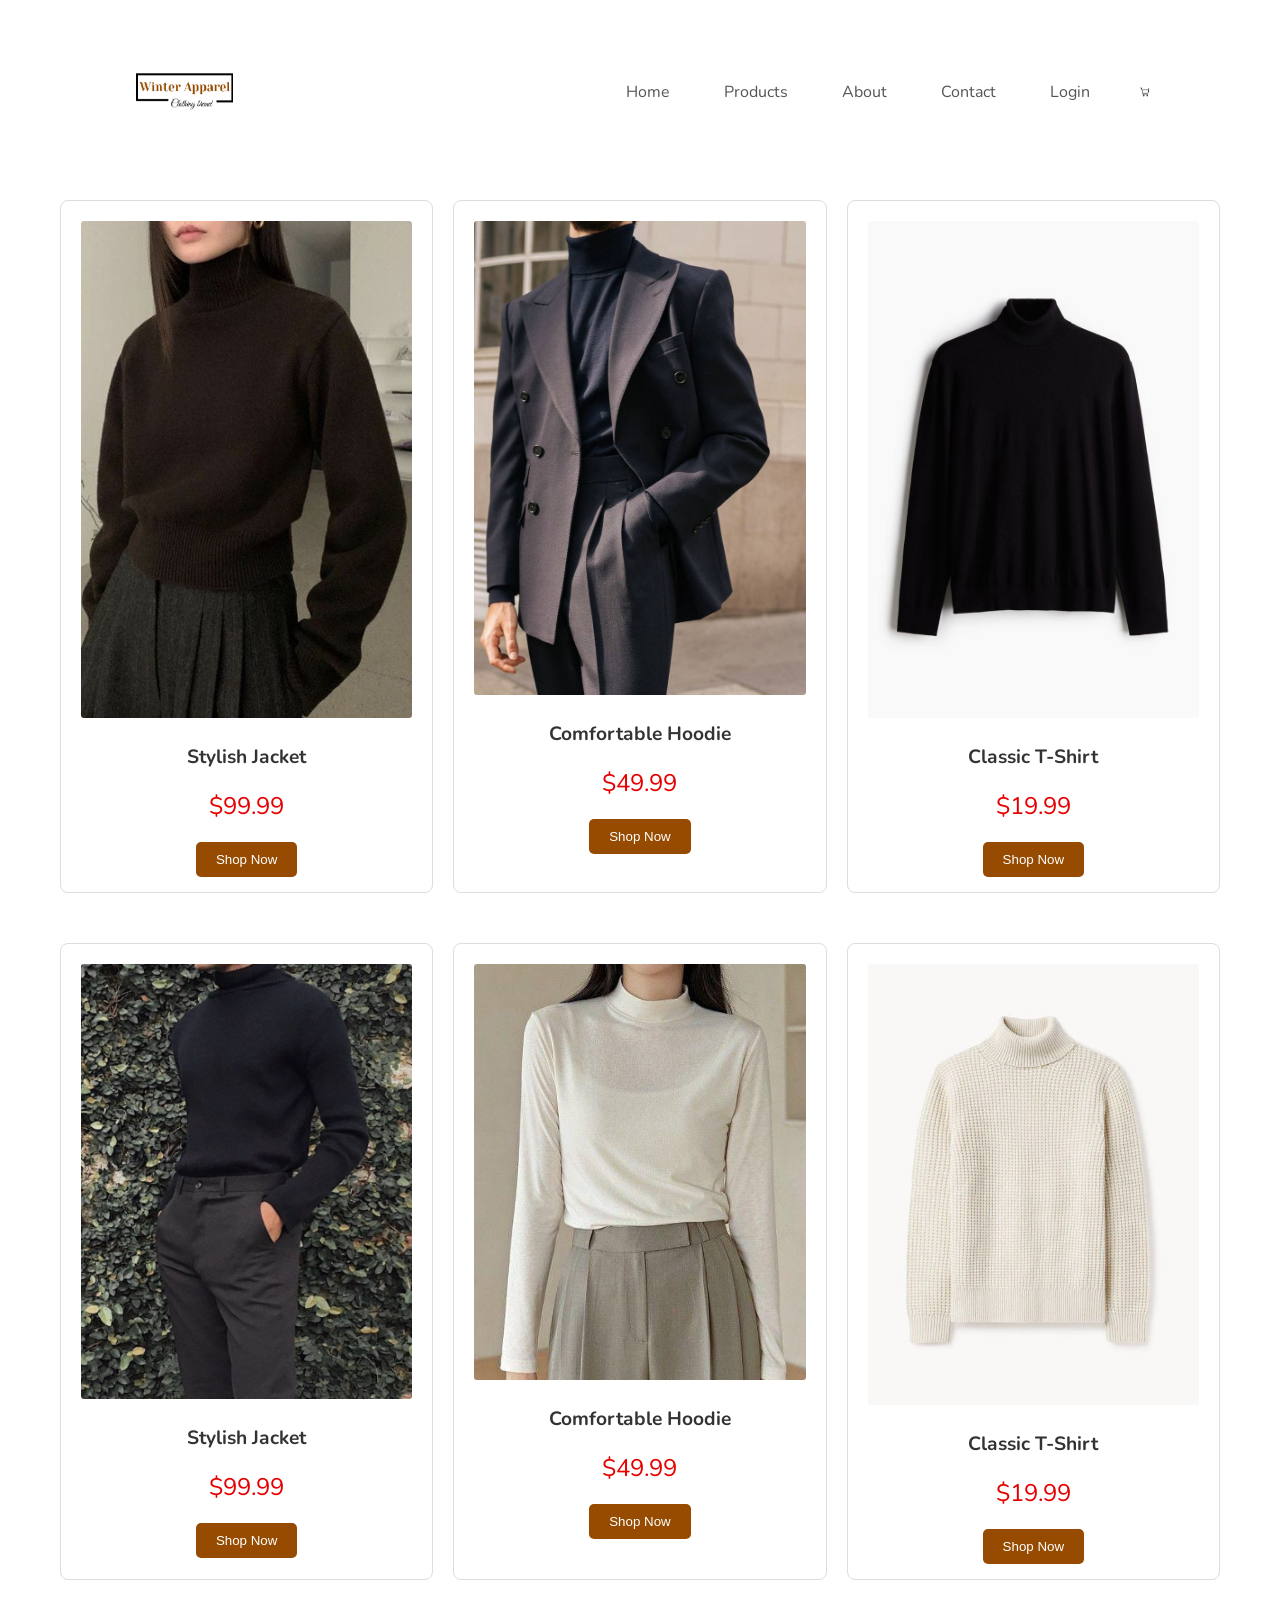
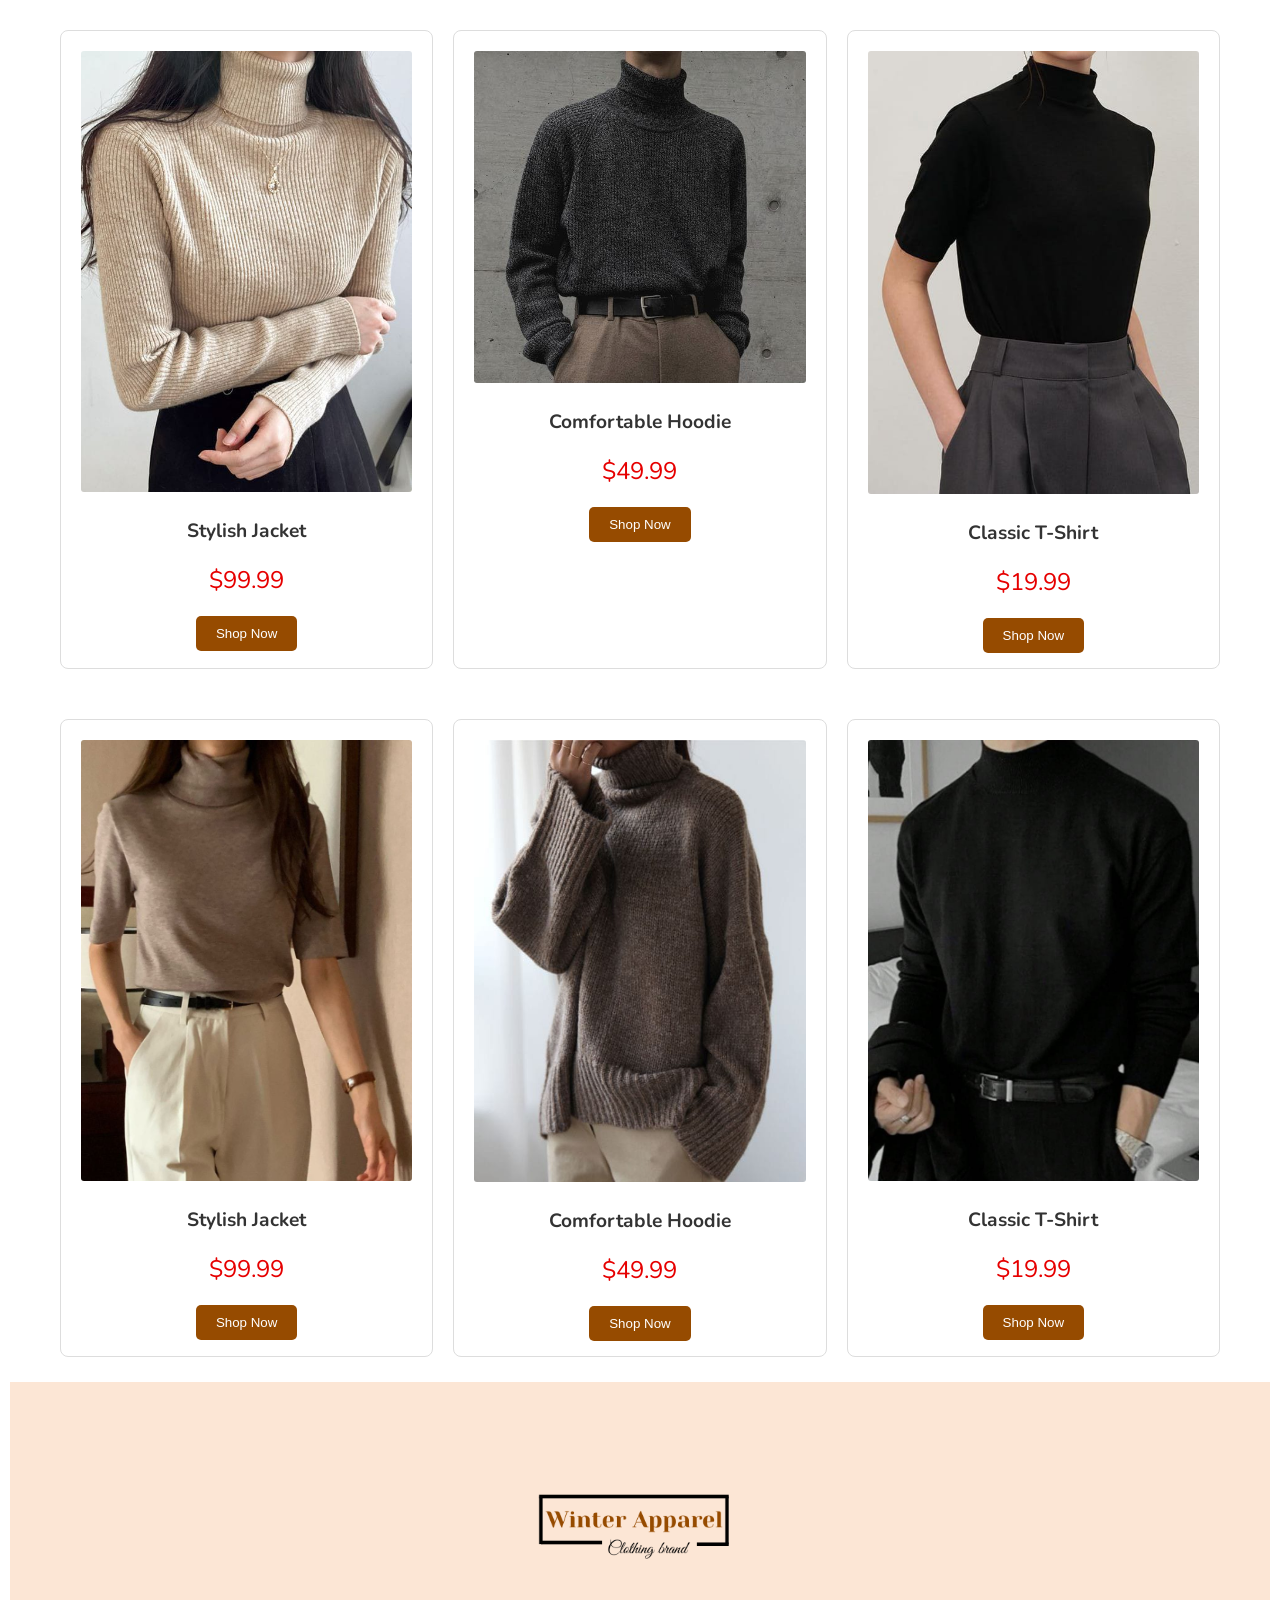
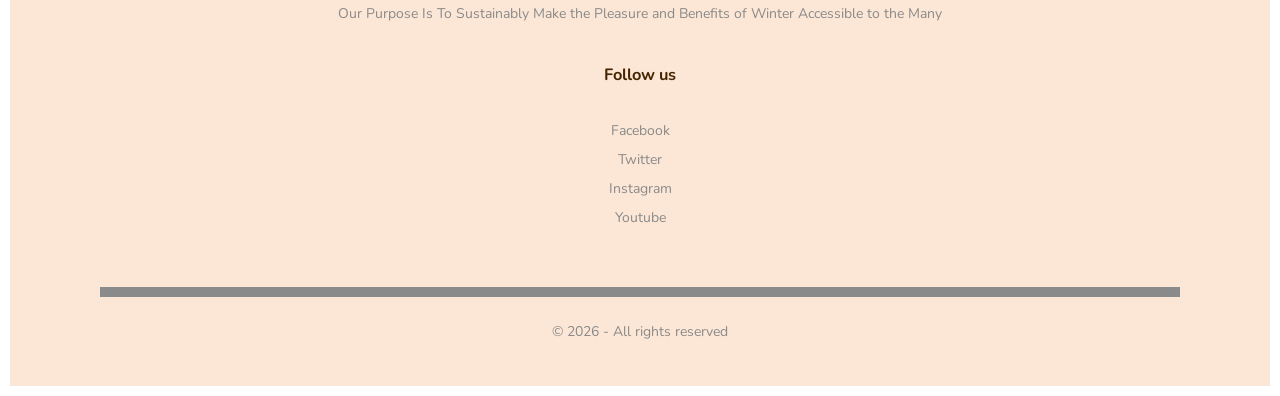
<file: products/Turtleneck.html>
<!DOCTYPE html>
<html lang="en">
<head>
    <meta charset="UTF-8">
    <meta name="viewport" content="width=device-width, initial-scale=1.0">
    <title>Winter Apparel</title>
    <link rel="stylesheet" href="styles.css">
    <link rel="shortcut icon" href="logo.png">
    <link rel="preconnect" href="https://fonts.googleapis.com">
    <link rel="preconnect" href="https://fonts.gstatic.com" crossorigin>
    <link href="https://fonts.googleapis.com/css2?family=Montserrat:ital,wght@0,100..900;1,100..900&family=Nunito:ital,wght@0,200..1000;1,200..1000&family=Raleway:ital,wght@0,100..900;1,100..900&display=swap" rel="stylesheet">
    <link rel="stylesheet" href="https://cdnjs.cloudflare.com/ajax/libs/font-awesome/4.7.0/css/font-awesome.min.css">
</head>
<body>
    <div class="header">
        <div class="container">
            <div class="navbar">
                <div class="logo">
                    <img src="logoo.png" width="125px">
                </div>
                <nav>
                    <ul id="MenuItems">
                    <li><a href=""><a href="C:\Users\User\Desktop\Final website\index.html">Home</a></a></li>
                    <li><a href=""><a href="C:\Users\User\OneDrive\Desktop\Coding\Web Development\Final website\products\product.html">Products</a></a></li>
                    <li><a href=""><a href="C:\Users\User\OneDrive\Desktop\Coding\Web Development\Final website\About\about.html">About</a></a></li>
                    <li><a href=""><a href="C:\Users\User\OneDrive\Desktop\Coding\Web Development\Final website\Contact\contact.html">Contact</a></a></li>
                    <li><a href=""><a href="C:\Users\User\OneDrive\Desktop\Coding\Web Development\Final website\login\login.html">Login</a></a></li>
                </ul>
                </nav>
                <img src="cart.png" width="30px" height="30px">
            </div>
        </div>
    </div>
    <main>
        <section class="product-container">
            <div class="product">
                <img src="g7.jpg" alt="Product 1">
                <h2>Stylish Jacket</h2>
                <p class="price">$99.99</p>
                <button class="add-to-cart">Shop Now</button>
            </div>

            <div class="product">
                <img src="g6.jpg" alt="Product 2">
                <h2>Comfortable Hoodie</h2>
                <p class="price">$49.99</p>
                <button class="add-to-cart">Shop Now</button>
            </div>

            <div class="product">
                <img src="g3.jpg" alt="Product 3">
                <h2>Classic T-Shirt</h2>
                <p class="price">$19.99</p>
                <button class="add-to-cart">Shop Now</button>
            </div>
        </sectin>
    </main>
    <main>
        <section class="product-container">
            <div class="product">
                <img src="g4.jpg" alt="Product 1">
                <h2>Stylish Jacket</h2>
                <p class="price">$99.99</p>
                <button class="add-to-cart">Shop Now</button>
            </div>

            <div class="product">
                <img src="g12.jpg" alt="Product 2">
                <h2>Comfortable Hoodie</h2>
                <p class="price">$49.99</p>
                <button class="add-to-cart">Shop Now</button>
            </div>

            <div class="product">
                <img src="g5.jpg" alt="Product 3">
                <h2>Classic T-Shirt</h2>
                <p class="price">$19.99</p>
                <button class="add-to-cart">Shop Now</button>
            </div>
        </sectin>
    </main>
    <main>
        <section class="product-container">
            <div class="product">
                <img src="g8.jpg" alt="Product 1">
                <h2>Stylish Jacket</h2>
                <p class="price">$99.99</p>
                <button class="add-to-cart">Shop Now</button>
            </div>

            <div class="product">
                <img src="g1.jpg" alt="Product 2">
                <h2>Comfortable Hoodie</h2>
                <p class="price">$49.99</p>
                <button class="add-to-cart">Shop Now</button>
            </div>

            <div class="product">
                <img src="g9.jpg" alt="Product 3">
                <h2>Classic T-Shirt</h2>
                <p class="price">$19.99</p>
                <button class="add-to-cart">Shop Now</button>
            </div>
        </sectin>
    </main>
    <main>
        <section class="product-container">
            <div class="product">
                <img src="g10.jpg" alt="Product 1">
                <h2>Stylish Jacket</h2>
                <p class="price">$99.99</p>
                <button class="add-to-cart">Shop Now</button>
            </div>

            <div class="product">
                <img src="g11.jpg" alt="Product 2">
                <h2>Comfortable Hoodie</h2>
                <p class="price">$49.99</p>
                <button class="add-to-cart">Shop Now</button>
            </div>

            <div class="product">
                <img src="g2.jpg" alt="Product 3">
                <h2>Classic T-Shirt</h2>
                <p class="price">$19.99</p>
                <button class="add-to-cart">Shop Now</button>
            </div>
        </sectin>
    </main>
    <div class="footer">
        <div class="container">
            <div class="row">
                <div class="footer-col-2">
                    <img src="logooo.png">
                    <p>Our Purpose Is To Sustainably Make the Pleasure and Benefits of Winter Accessible
                    to the Many</p>
                </div>
                <div class="footer-col-3">
                    <h3>Follow us</h3>
                    <ul>
                        <li>Facebook</li>
                        <li>Twitter</li>
                        <li>Instagram</li>
                        <li>Youtube</li>
                    </ul>
                </div>
            </div>
            <hr>
            <p class="Copyright">© 2026 - All rights reserved</p>
        </div>
    </div>
<body>
</html>
</file>
<file: style.css>
*{
    margin: 0;
    padding: 5px;
    box-sizing: border-box; 
}
body{
    font-family: 'Nunito',sans-serif;
}
.navbar{
    display: flex;
    align-items: center;
    padding: 20px;
}
nav{
    flex: 1;
    text-align: right;
}
nav ul{
    display: inline-block;
    list-style-type: none;
}
nav ul li{
    display: inline-block;
    margin-right: 20px;
}
a{
    text-decoration: none;
    color: #555;
}
p{
    color: #555;
}
.container{
    max-width: 1080px;
    margin: auto;
    padding-left: 25px;
    padding-right: 25px;
}
.row{
    display: flex;
    align-items: center;
    flex-wrap: wrap;
    justify-content: space-around;
}
.col-2{
    flex-basis: 50%;
    min-width: 300px;
}
.col-2 img{
    max-width: 100%;
    padding: 50px 0;
}
.col-2 h1{
    font-size: 50px;
    line-height: 60px;
    margin: 25px 0;
}
.col-2 p{
    font-family: 'Nunito',sans-serif;
}
.btn{
    display: inline-block;
    background: #964B00;
    color: #fff;
    padding: 8px 30px;
    margin: 30px 0;
    border-radius: 30px;
    transition: background 0.5s;
}
.btn:hover{
    background: #462502; 
}
.categories{
    margin-left: 30px;
    margin-right: 30px;
}
.col-3{
    flex-basis: 30%;
    min-width: 20px;
    margin-bottom: 30px;
}
.col-3 img{
    width: 100%;
}
.small-container{
    max-width: 1080px;
    margin: auto;
    padding-left: 25px;
    padding-right: 25px;
}
.col-4{
    flex-basis: 25%;
    padding: 10px;
    min-width: 200px;
    margin-bottom: 50px;
    transition: transform 0.5s;
}
.col-4 img{
    width: 100%;
}
.title{
    margin-left: 30px;
    margin-right: 30px;
    text-align: center;
    margin: 0 auto 80px;
    position: relative;
    line-height: 60px;
    color: #555;
}
.title::after{
    content: '';
    background: #462502;
    width: 80px;
    height: 5px;
    border-radius: 5px;
    position: absolute;
    bottom: 0;
    left: 50%;
    transform: translateX(-50%);
}
h4{
    color: #555;
    font-weight: normal;
}
.col-4 p{
    font-size: 14px;
}
.rating .fa{
    color: #ff523b;
}
.col-4:hover{
    transform: translateY(-5px);
}
/* offer */
.offer{
    background: radial-gradient(#fff,#FCE6D5);
    margin-top: 80px;
    padding: 30px 0;
}
.col-2 .offer-img{
    padding: 50px;
}
small{
    color: #555;
    font-size: 6px;
    margin: 12px 12px;
    min-width: none;
}
/*    testimonial   */
.testimonial{
    margin-left: 25px;
    margin-right: 25px;
    padding-top: 100px;
}
.testimonial col-3{
    text-align: center;
    padding: 40px 20px;
    box-shadow: 0 0 20px 0px rgba(0,0,0,1);
    cursor: pointer;
    transition: transform 0.5s;
}
.testimonial .col-3 img{
    width: 70px;
    margin-top: 20px;
    border-radius: 50%;
}
.testimonial .col-3:hover{
    transform: translateY(-15px);
}
.fa.fa-quote-left{
    font-size: 34px;
    color: #964B00;
}
.col-3 p{
    font-size: 12px;
    margin: 12px 0;
    color: #777;
} 
.testimonial .col-3 h3{
    font-weight: 600;
    color: #555;
    font-size: 16px;
}
/*   footer  */
.footer{
    background: #FCE6D5;
    color: #8a8a8a;
    font-size: 14px;
    padding: 60px 0 20px;
}
.footer p{
    color:#8a8a8a;
}
.footer h3{
    color: #462502;
    margin-bottom: 20px;
}
.footer-col-1, .footer-col-2, .footer-col-3, .footer-col-4{
    min-width: 250px;
    margin-bottom: 20px;
}
.footer-col-1{
    flex-basis: 30%;
}
.footer-col-2{
    flex: 1;
    text-align: center;
}
.footer-col-2 img{
    width: 250px;
    margin-bottom: 20px;
}
.footer-col-3, .footer-col-4{
    flex-basis: 12%;
    text-align: center;
}
ul{
    list-style-type: none;
}
.app-logo{
    margin-top: 10px;
}
.app-logo img{
    width: 250px;
}
.footer hr{
    border: none;
    background: #8a8a8a;
    height: 1px;
    margin: 20px 0;
}
.Copyright{
    text-align: center;
}
</file>
<file: About/style.css>
*{
    box-sizing: border-box;
    padding: 5px;
    margin: 0;
}
body{
    font-family: 'Nunito',sans-serif;
}
.navbar{
    display: flex;
    align-items: center;
    padding: 20px;
}
nav{
    flex: 1;
    text-align: right;
}
nav ul{
    display: inline-block;
    list-style-type: none;
}
nav ul li{
    display: inline-block;
    margin-right: 20px;
}
a{
    text-decoration: none;
    color: #555;
}
p{
    color: #555;
}

.container {
    width: 1080px;
    margin: auto;
    padding: 20px 0;
}

header {
    text-align: center;
    padding-bottom: 20px;
}

h1, h3 {
    margin: 0;
}

.title {
    font-size: 40px;
    letter-spacing: 5px;
}

.grid {
    display: grid;
    grid-template-columns: 1fr 1fr;
    gap: 20px;
}

.box {
    background: white;
    padding: 20px;
    text-align: center;
}
.box1 {
    margin-top: 200px;
    background: white;
    padding: 20px;
    text-align: center;
}

.box img {
    width: 100%;
    height: auto;
    display: block;
    border-radius: 5px;
    margin-left: auto;
}

.wide {
    grid-column: span 2;
}

.tall {
    grid-row: span 2;
    width: 400px
}

.discount {
    background:  #FCE6D5;
    color: gray;
    text-align: center;
}

.discount h1 {
    font-size: 50px;
    margin: 10px 0;
}

.btn {
    display: inline-block;
    padding: 10px 20px;
    background: #462502;
    color: white;
    text-decoration: none;
    font-weight: bold;
    border-radius: 5px;
}
.box2 {
    margin-top: 50px;
    background:  #FCE6D5;
    padding: 20px;
    text-align: center;
}
.tall1 {
    grid-row: span 2;
    width: 500px
}
.box3 {
    margin-top: 50px;
    background:  #FCE6D5;
    padding: 20px;
    text-align: center;
}
.testimonial{
    margin-left: 25px;
    margin-right: 25px;
    padding-top: 100px;
}
.small-container{
    max-width: 1080px;
    margin: auto;
    padding-left: 25px;
    padding-right: 25px;
}
.row1{
    display: flex;
    align-items: center;
    flex-wrap: wrap;
    justify-content: space-around;
}
.testimonial .col-3{
    text-align: center;
    padding: 40px 20px;
    cursor: pointer;
    transition: transform 0.5s;
}
.testimonial .col-3 img{
    width: 200px;
    margin-top: 20px;
    border-radius: 90%;
}
.testimonial .col-3:hover{
    transform: translateY(-15px);
}
.col-3 p{
    font-size: 19px;
    margin: 12px 0;
    color: #777;
} 
.testimonial .col-3 h3{
    font-weight: 600;
    color: #555;
    font-size: 20px;
}

.container{
    max-width: 1080px;
    margin: auto;
    padding-left: 25px;
    padding-right: 25px;
}
.row{
    display: flex;
    align-items: center;
    flex-wrap: wrap;
    justify-content: space-around;
}
.footer{
    background: #FCE6D5;
    color: #8a8a8a;
    font-size: 14px;
    padding: 60px 0 20px ;
}
.footer p{
    color:#8a8a8a;
}
.footer h3{
    color: #462502;
    margin-bottom: 20px;
}
.footer-col-1, .footer-col-2, .footer-col-3, .footer-col-4{
    min-width: 250px;
    margin-bottom: 20px;
}
.footer-col-1{
    flex-basis: 30%;
}
.footer-col-2{
    flex: 1;
    text-align: center;
}
.footer-col-2 img{
    width: 250px;
    margin-bottom: 20px;
}
.footer-col-3, .footer-col-4{
    flex-basis: 12%;
    text-align: center;
}
ul{
    list-style-type: none;
}
.app-logo{
    margin-top: 10px;
}
.app-logo img{
    width: 250px;
}
.footer hr{
    border: none;
    background: #8a8a8a;
    height: 1px;
    margin: 20px 0;
}
.Copyright{
    text-align: center;
}
.menu-icon{
    width: 20px;
    margin-left: 20px;
    display: none;
}
</file>
<file: login/style.css>
*{
    box-sizing: border-box;
    padding: 5px;
    margin: 0;
}
body{
    font-family: 'Nunito',sans-serif;
}
.navbar{
    display: flex;
    align-items: center;
    padding: 20px;
}
nav{
    flex: 1;
    text-align: right;
}
nav ul{
    display: inline-block;
    list-style-type: none;
}
nav ul li{
    display: inline-block;
    margin-right: 20px;
}
a{
    text-decoration: none;
    color: #555;
}
p{
    color: #555;
}
.container{
    max-width: 1080px;
    margin: auto;
    padding-left: 25px;
    padding-right: 25px;
}
.row{
    display: flex;
    align-items: center;
    flex-wrap: wrap;
    justify-content: space-around;
}

/* account page */
.account-page{
    padding: 50px 0;
}
.form-container{
    background: #FCE6D5;
    width: 300px;
    height: 375px;
    position: relative;
    text-align: center;
    padding: 20px 0;
    margin: auto;
    box-shadow: 0 0 5px 0px rgba(0, 0, 0, 1);
}
.btn{
    display: inline-block;
    background: #964B00;
    color: #fff;
    padding: 8px 30px;
    margin: 30px 0;
    border-radius: 30px;
    transition: background 0.5s;
}
.btn:hover{
    background: #462502; 
}
.form-container span{
    font-weight: bold;
    padding: 0 10px;
    color: #000;
    cursor: pointer;
    width: 100px;
    display: inline-block;
}
.form-btn{
    display: inline-block;
}
.form-container form{
    max-width: 300px;
    padding: 0 20px;
    position: absolute;
    top: 130px;

}
form input{
    width: 90%;
    height: 30px;
    margin: 5px 0;
    padding: 0 10px;
    border: 1px solid #ccc;
}
form .btn{
    width: 100%;
    border: none;
    cursor: pointer;
    margin: 10px 0;
}
form .btn:focus{
    outline: none;
}
#LoginForm{
    left: 0;
}
#RegForm{
    left: 0;
}
/* footer */
.footer{
    background: #FCE6D5;
    color: #8a8a8a;
    font-size: 14px;
    padding: 60px 0 20px ;
}
.footer p{
    color:#8a8a8a;
}
.footer h3{
    color: #462502;
    margin-bottom: 20px;
}
.footer-col-1, .footer-col-2, .footer-col-3, .footer-col-4{
    min-width: 250px;
    margin-bottom: 20px;
}
.footer-col-1{
    flex-basis: 30%;
}
.footer-col-2{
    flex: 1;
    text-align: center;
}
.footer-col-2 img{
    width: 250px;
    margin-bottom: 20px;
}
.footer-col-3, .footer-col-4{
    flex-basis: 12%;
    text-align: center;
}
ul{
    list-style-type: none;
}
.app-logo{
    margin-top: 10px;
}
.app-logo img{
    width: 250px;
}
.footer hr{
    border: none;
    background: #8a8a8a;
    height: 1px;
    margin: 20px 0;
}
.Copyright{
    text-align: center;
}
.menu-icon{
    width: 20px;
    margin-left: 20px;
    display: none;
}
</file>
<file: products/styles.css>
*{
    box-sizing: border-box;
    padding: 5px;
    margin: 0;
}
body{
    font-family: 'Nunito',sans-serif;
}
.navbar{
    display: flex;
    align-items: center;
    padding: 20px;
}
nav{
    flex: 1;
    text-align: right;
}
nav ul{
    display: inline-block;
    list-style-type: none;
}
nav ul li{
    display: inline-block;
    margin-right: 20px;
}
a{
    text-decoration: none;
    color: #555;
}
p{
    color: #555;
}

.container {
    width: 1080px;
    margin: auto;
    padding: 20px 0;
}
.product-container {
    display: grid;
    grid-template-columns: repeat(3, 1fr);
    gap: 20px;
    padding: 20px;
    max-width: 1200px;
    margin: 0 auto;
}

.product {
    background-color: #fff;
    padding: 15px;
    text-align: center;
    border: 1px solid #ddd;
    border-radius: 8px;
    transition: transform 0.3s;
}

.product:hover {
    transform: scale(1.05);
}

.product img {
    width: 100%;
    height: auto;
    border-radius: 8px;
}

.product h2 {
    margin: 10px 0;
    font-size: 1.2em;
    color: #333;
}

.product .price {
    font-size: 1.5em;
    color: #e60000;
    margin-bottom: 15px;
}

.add-to-cart {
    background-color: #964B00;
    color: #fff;
    border: none;
    padding: 10px 20px;
    border-radius: 5px;
    cursor: pointer;
}

.add-to-cart:hover {
    background-color: #462502;
}
.footer{
    background: #FCE6D5;
    color: #8a8a8a;
    font-size: 14px;
    padding: 60px 0 20px ;
}
.footer p{
    color:#8a8a8a;
}
.footer h3{
    color: #462502;
    margin-bottom: 20px;
}
.footer-col-1, .footer-col-2, .footer-col-3, .footer-col-4{
    min-width: 250px;
    margin-bottom: 20px;
}
.footer-col-1{
    flex-basis: 30%;
}
.footer-col-2{
    flex: 1;
    text-align: center;
}
.footer-col-2 img{
    width: 250px;
    margin-bottom: 20px;
}
.footer-col-3, .footer-col-4{
    flex-basis: 12%;
    text-align: center;
}
ul{
    list-style-type: none;
}
.app-logo{
    margin-top: 10px;
}
.app-logo img{
    width: 250px;
}
.footer hr{
    border: none;
    background: #8a8a8a;
    height: 1px;
    margin: 20px 0;
}
.Copyright{
    text-align: center;
}
.menu-icon{
    width: 20px;
    margin-left: 20px;
    display: none;
}
</file>
<file: products/style.css>
*{
    box-sizing: border-box;
    padding: 5px;
    margin: 0;
}
body{
    font-family: 'Nunito',sans-serif;
}
.navbar{
    display: flex;
    align-items: center;
    padding: 20px;
}
nav{
    flex: 1;
    text-align: right;
}
nav ul{
    display: inline-block;
    list-style-type: none;
}
nav ul li{
    display: inline-block;
    margin-right: 20px;
}
a{
    text-decoration: none;
    color: #555;
}
p{
    color: #555;
}

.container {
    width: 1080px;
    margin: auto;
    padding: 20px 0;
}
.product-container {
    display: grid;
    grid-template-columns: repeat(3, 1fr);
    gap: 20px;
    padding: 20px;
    max-width: 1200px;
    margin: 0 auto;
}

.product {
    background-color: #fff;
    padding: 15px;
    text-align: center;
    border: 1px solid #ddd;
    border-radius: 8px;
    transition: transform 0.3s;
}

.product:hover {
    transform: scale(1.05);
}

.product img {
    width: 100%;
    height: auto;
    border-radius: 8px;
}

.product h2 {
    margin: 10px 0;
    font-size: 1.2em;
    color: #333;
}

.add-to-cart {
    background-color: #FCE6D5;
    color: #fff;
    border: none;
    padding: 10px 20px;
    border-radius: 5px;
    cursor: pointer;
}

.add-to-cart:hover {
    background-color:rgba(252, 230, 213, 0.93);
}
.footer{
    background: #FCE6D5;
    color: #8a8a8a;
    font-size: 14px;
    padding: 60px 0 20px ;
}
.footer p{
    color:#8a8a8a;
}
.footer h3{
    color: #462502;
    margin-bottom: 20px;
}
.footer-col-1, .footer-col-2, .footer-col-3, .footer-col-4{
    min-width: 250px;
    margin-bottom: 20px;
}
.footer-col-1{
    flex-basis: 30%;
}
.footer-col-2{
    flex: 1;
    text-align: center;
}
.footer-col-2 img{
    width: 250px;
    margin-bottom: 20px;
}
.footer-col-3, .footer-col-4{
    flex-basis: 12%;
    text-align: center;
}
ul{
    list-style-type: none;
}
.app-logo{
    margin-top: 10px;
}
.app-logo img{
    width: 250px;
}
.footer hr{
    border: none;
    background: #8a8a8a;
    height: 1px;
    margin: 20px 0;
}
.Copyright{
    text-align: center;
}
.menu-icon{
    width: 20px;
    margin-left: 20px;
    display: none;
}
</file>
